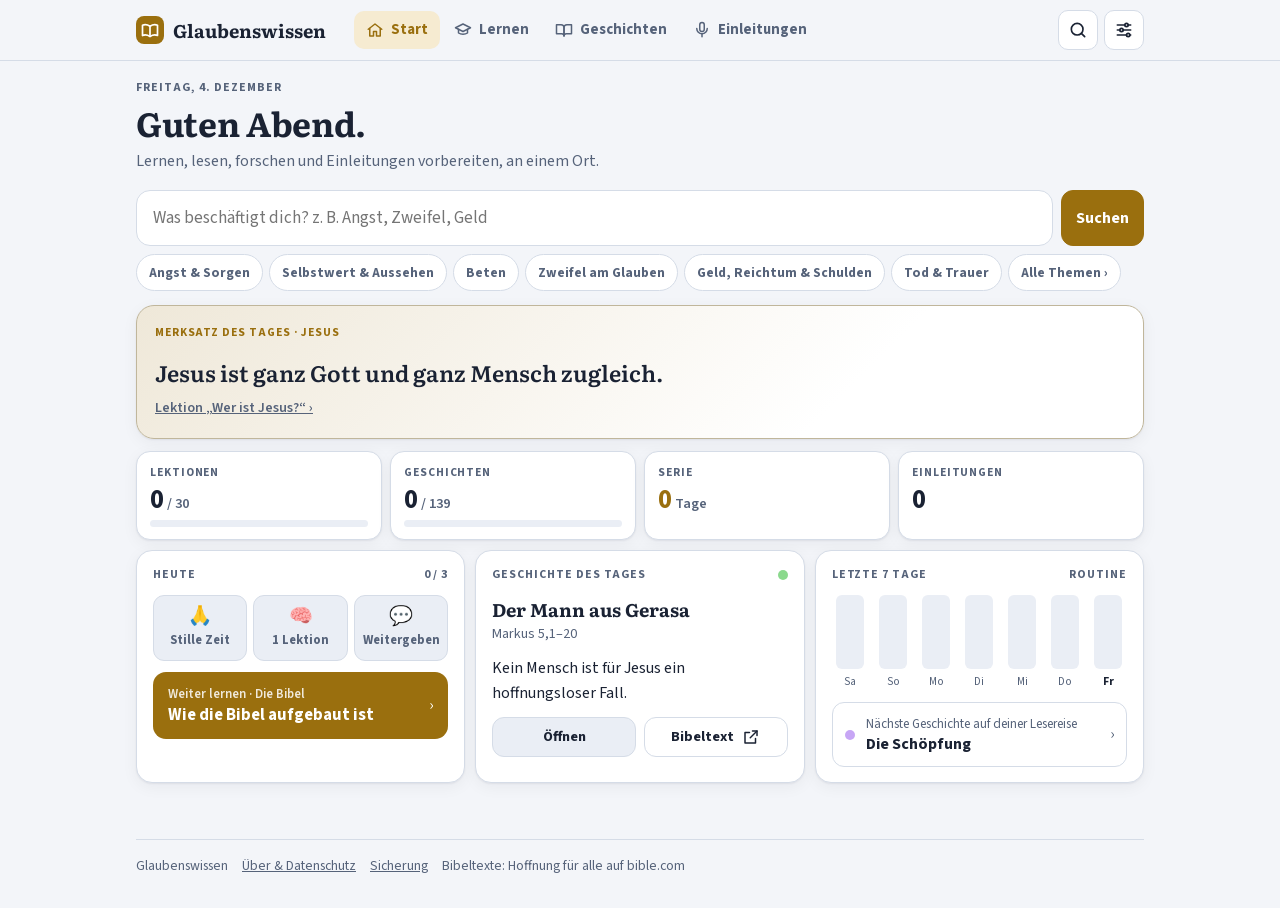
<file: index.html>
<!DOCTYPE html>
<html lang="de">
<head>
<meta charset="utf-8">
<meta name="viewport" content="width=device-width, initial-scale=1, viewport-fit=cover">
<title>Glaubenswissen</title>
<meta name="description" content="Glaubenswissen: Lektionen über Jesus, die Bibel und das Evangelium, 139 Bibelgeschichten zum Lesen und Forschen und ein Baukasten für Predigt-Einleitungen.">
<meta name="theme-color" content="#10151F">
<meta http-equiv="Cache-Control" content="no-cache">
<meta property="og:type" content="website">
<meta property="og:title" content="Glaubenswissen">
<meta property="og:description" content="Glaubenswissen: Lektionen über Jesus, die Bibel und das Evangelium, 139 Bibelgeschichten zum Lesen und Forschen und ein Baukasten für Predigt-Einleitungen.">
<meta property="og:image" content="icon-512.png">
<link rel="manifest" href="manifest.webmanifest">
<link rel="icon" href="icon-192.png" type="image/png">
<link rel="apple-touch-icon" href="apple-touch-icon.png">
<meta name="apple-mobile-web-app-capable" content="yes">
<meta name="apple-mobile-web-app-title" content="Glaubenswissen">
<style>
@font-face{font-family:'Literata';font-style:normal;font-weight:600;font-display:swap;src:url([data-uri]) format('woff2');}
@font-face{font-family:'Literata';font-style:normal;font-weight:700;font-display:swap;src:url([data-uri]) format('woff2');}
@font-face{font-family:'Source Sans 3';font-style:normal;font-weight:400;font-display:swap;src:url([data-uri]) format('woff2');}
@font-face{font-family:'Source Sans 3';font-style:normal;font-weight:600;font-display:swap;src:url([data-uri]) format('woff2');}
@font-face{font-family:'Source Sans 3';font-style:normal;font-weight:700;font-display:swap;src:url([data-uri]) format('woff2');}
/* Layout: App-Shell. Kopfzeile oben, Navigation unten am Handy / in der Kopfzeile am Desktop. Inhalt einspaltig (max 1040px), Karten-Raster für Übersichten, schmale Lesespalte (680px) für Lektionen, Geschichten und Einleitungen.
   Identität: Nachtblau + Gold, Literata für Überschriften und Bibel-Nähe, Source Sans 3 für Text. */
:root{
  --bg:#F3F5F9; --panel:#FFFFFF; --panel2:#EAEEF5; --line:#D5DCE7; --ink:#1A2233; --quiet:#56637A;
  --gold:#9A6F0E; --gold-soft:#F6EBD1; --good:#2F7D32; --ref:#2257A6; --warn:#C0392B;
  --on-gold:#FFFFFF; --on-good:#FFFFFF; --shadow:0 1px 2px rgba(16,21,31,.06), 0 4px 16px rgba(16,21,31,.05);
  --f-head:Literata, Georgia, "Times New Roman", serif; --f-body:"Source Sans 3", system-ui, -apple-system, "Segoe UI", Roboto, sans-serif;
  --fs:16px; --nav-h:64px; color-scheme:light;
}
@media (prefers-color-scheme: dark){ :root:not([data-theme="light"]){
  --bg:#10151F; --panel:#182030; --panel2:#1F2940; --line:#2A3650; --ink:#E8ECF2; --quiet:#9AA6B9;
  --gold:#E2B755; --gold-soft:#2A2617; --good:#6CC56F; --ref:#8EC1FF; --warn:#F07A7A;
  --on-gold:#1A1406; --on-good:#0E1A0E; --shadow:none; color-scheme:dark; } }
:root[data-theme="dark"]{
  --bg:#10151F; --panel:#182030; --panel2:#1F2940; --line:#2A3650; --ink:#E8ECF2; --quiet:#9AA6B9;
  --gold:#E2B755; --gold-soft:#2A2617; --good:#6CC56F; --ref:#8EC1FF; --warn:#F07A7A;
  --on-gold:#1A1406; --on-good:#0E1A0E; --shadow:none; color-scheme:dark; }
:root{ padding-top:env(safe-area-inset-top,0px); padding-bottom:env(safe-area-inset-bottom,0px); }
*,*::before,*::after{ box-sizing:border-box; }
html{ -webkit-text-size-adjust:100%; }
body{ margin:0; background:var(--bg); color:var(--ink); font:var(--fs)/1.55 var(--f-body); }
[hidden]{ display:none !important; }
img{ max-width:100%; }
a{ color:var(--ref); }
button,input,select,textarea{ font:inherit; color:inherit; }
button{ cursor:pointer; }
:focus-visible{ outline:2px solid var(--gold); outline-offset:2px; border-radius:6px; }
.num{ font-variant-numeric:tabular-nums; }
.sr{ position:absolute; width:1px; height:1px; overflow:hidden; clip:rect(0 0 0 0); white-space:nowrap; }
.skip{ position:absolute; left:-999px; top:8px; background:var(--gold); color:var(--on-gold); padding:8px 12px; border-radius:8px; z-index:50; }
.skip:focus{ left:12px; }

/* Kopfzeile */
body::before{ content:""; position:fixed; inset:0 0 auto; height:env(safe-area-inset-top,0px); z-index:30; background:var(--bg); }
.hdr{ position:sticky; top:env(safe-area-inset-top,0px); z-index:20; background:var(--bg); border-bottom:1px solid var(--line); }
.hdr-in{ max-width:1040px; margin:0 auto; display:flex; align-items:center; gap:10px; padding-block:10px; padding-left:max(16px, env(safe-area-inset-left,0px)); padding-right:max(16px, env(safe-area-inset-right,0px)); }
.brand{ display:flex; align-items:center; gap:9px; text-decoration:none; color:var(--ink); font-family:var(--f-head); font-weight:700; font-size:1.15rem; margin-right:auto; }
.brand svg{ width:28px; height:28px; flex:none; }
.ibtn{ width:40px; height:40px; display:grid; place-items:center; border-radius:10px; border:1px solid var(--line); background:var(--panel); color:var(--ink); }
.ibtn svg{ width:20px; height:20px; }

/* Navigation: unten am Handy */
.nav{ position:fixed; left:0; right:0; bottom:0; z-index:25; background:var(--panel); border-top:1px solid var(--line); display:grid; grid-template-columns:repeat(4,1fr);
  padding-bottom:env(safe-area-inset-bottom,0px); padding-left:env(safe-area-inset-left,0px); padding-right:env(safe-area-inset-right,0px); }
.nav a{ display:flex; flex-direction:column; align-items:center; gap:2px; padding:9px 4px 8px; text-decoration:none; color:var(--quiet); font-size:.74rem; font-weight:700; }
.nav a svg{ width:22px; height:22px; }
.nav a[aria-current="page"]{ color:var(--gold); }
main{ max-width:1040px; margin:0 auto; padding-block:18px calc(var(--nav-h) + 40px); padding-left:max(16px, env(safe-area-inset-left,0px)); padding-right:max(16px, env(safe-area-inset-right,0px)); }
main.read{ max-width:720px; }
@media (min-width:820px){
  .nav{ position:static; display:flex; gap:2px; background:none; border:none; padding:0; order:2; }
  .nav a{ flex-direction:row; gap:7px; font-size:.92rem; padding:8px 12px; border-radius:10px; }
  .nav a svg{ width:18px; height:18px; }
  .nav a[aria-current="page"]{ background:var(--gold-soft); }
  .brand{ margin-right:18px; } .hdr-tools{ margin-left:auto; order:3; }
  main{ padding-bottom:56px; }
}
.hdr-tools{ display:flex; gap:6px; }

/* Typo */
h1{ font-family:var(--f-head); font-size:clamp(1.55rem, 1.2rem + 1.4vw, 2.1rem); line-height:1.18; margin:0 0 6px; text-wrap:balance; letter-spacing:-.01em; }
h2{ font-family:var(--f-head); font-size:1.15rem; margin:28px 0 12px; text-wrap:balance; display:flex; align-items:baseline; gap:10px; flex-wrap:wrap; }
h2 small{ font-family:var(--f-body); font-size:.82rem; font-weight:600; color:var(--quiet); }
.lead{ color:var(--quiet); margin:0 0 16px; max-width:62ch; }
.eyebrow{ font-size:.74rem; font-weight:700; letter-spacing:.09em; text-transform:uppercase; color:var(--quiet); display:flex; align-items:center; gap:7px; margin-bottom:6px; }
.dot{ width:10px; height:10px; border-radius:50%; background:var(--c, var(--gold)); flex:none; display:inline-block; }
.prose p{ margin:0 0 10px; max-width:66ch; } .prose h2{ margin-top:22px; } .prose ul{ padding-left:20px; }

/* Bausteine */
.grid{ display:grid; gap:10px; grid-template-columns:repeat(auto-fit, minmax(min(100%, 290px), 1fr)); }
.kpis{ display:grid; grid-template-columns:repeat(4, minmax(0,1fr)); gap:8px; }
@media (max-width:640px){ .kpis{ grid-template-columns:repeat(2, minmax(0,1fr)); } }
.kpi{ background:var(--panel); border:1px solid var(--line); border-radius:14px; padding:12px 13px; display:flex; flex-direction:column; gap:5px; min-width:0; box-shadow:var(--shadow); text-decoration:none; color:var(--ink); }
.kpi .l{ font-size:.72rem; font-weight:700; letter-spacing:.08em; text-transform:uppercase; color:var(--quiet); }
.kpi .v{ font-size:1.65rem; font-weight:700; line-height:1.05; font-variant-numeric:tabular-nums; }
.kpi .v small{ font-size:.9rem; color:var(--quiet); font-weight:600; }
.kpi .s{ font-size:.78rem; color:var(--quiet); }
.kpi.gold .v{ color:var(--gold); }
.bar{ height:7px; border-radius:7px; background:var(--panel2); overflow:hidden; }
.bar i{ display:block; height:100%; border-radius:7px; background:var(--c, var(--good)); }
.card{ background:var(--panel); border:1px solid var(--line); border-radius:16px; padding:15px 16px; min-width:0; display:flex; flex-direction:column; gap:11px; box-shadow:var(--shadow); }
.card-h{ display:flex; justify-content:space-between; align-items:center; gap:8px; font-size:.74rem; font-weight:700; letter-spacing:.08em; text-transform:uppercase; color:var(--quiet); }
.card p{ margin:0; }
.hero{ background:linear-gradient(135deg, color-mix(in srgb, var(--gold) 16%, var(--panel)), var(--panel) 70%); border:1px solid color-mix(in srgb, var(--gold) 35%, var(--line)); border-radius:18px; padding:18px; display:flex; flex-direction:column; gap:10px; box-shadow:var(--shadow); margin-bottom:12px; }
.hero .quote{ font-family:var(--f-head); font-size:clamp(1.12rem, 1rem + .6vw, 1.4rem); line-height:1.4; margin:0; text-wrap:pretty; }
.hero .src{ color:var(--quiet); font-weight:600; font-size:.88rem; }
.btn{ display:inline-flex; align-items:center; justify-content:center; gap:8px; border:1px solid var(--line); background:var(--panel2); color:var(--ink); border-radius:12px; padding:12px 14px; font-weight:700; text-decoration:none; text-align:center; min-height:46px; }
.btn.primary{ background:var(--gold); border-color:var(--gold); color:var(--on-gold); }
.btn.good{ background:var(--good); border-color:var(--good); color:var(--on-good); }
.btn.ghost{ background:none; }
.btn.sm{ min-height:38px; padding:8px 12px; font-size:.9rem; }
.btn.danger{ border-color:var(--warn); color:var(--warn); background:none; }
.btn svg{ width:18px; height:18px; flex:none; }
.row{ display:flex; gap:8px; flex-wrap:wrap; } .row > .btn{ flex:1 1 140px; }
.go{ display:flex; align-items:center; gap:12px; background:var(--gold); color:var(--on-gold); border:none; border-radius:13px; padding:13px 15px; text-align:left; text-decoration:none; }
.go .t{ flex:1; min-width:0; } .go small{ display:block; font-size:.8rem; font-weight:600; opacity:.85; } .go b{ font-size:1.04rem; display:block; line-height:1.3; }
.back{ display:inline-flex; align-items:center; gap:4px; color:var(--quiet); font-weight:700; text-decoration:none; padding:4px 0; margin-bottom:8px; }

/* Routine + Woche */
.routine{ display:grid; grid-template-columns:repeat(3,1fr); gap:6px; }
.routine label{ display:flex; flex-direction:column; align-items:center; gap:3px; background:var(--panel2); border:1px solid var(--line); border-radius:11px; padding:9px 4px; font-size:.8rem; font-weight:700; text-align:center; cursor:pointer; color:var(--quiet); position:relative; }
.routine input{ position:absolute; opacity:0; pointer-events:none; }
.routine .ic{ font-size:1.2rem; line-height:1.2; }
.routine label.on{ border-color:var(--good); color:var(--good); background:color-mix(in srgb, var(--good) 10%, var(--panel)); }
.week{ display:grid; grid-template-columns:repeat(7,1fr); gap:6px; height:96px; align-items:end; }
.week .d{ display:flex; flex-direction:column; align-items:center; gap:4px; height:100%; justify-content:flex-end; }
.week .col{ width:100%; max-width:28px; flex:1; background:var(--panel2); border-radius:6px; display:flex; align-items:flex-end; overflow:hidden; }
.week .col i{ display:block; width:100%; background:var(--good); border-radius:6px; }
.week .d span{ font-size:.72rem; color:var(--quiet); } .week .d.today span{ color:var(--ink); font-weight:700; }

/* Listen */
.list{ display:grid; gap:6px; grid-template-columns:repeat(auto-fill, minmax(min(100%, 300px), 1fr)); }
.item{ display:flex; align-items:center; gap:11px; background:var(--panel); border:1px solid var(--line); border-radius:12px; padding:11px 12px; text-decoration:none; color:var(--ink); min-width:0; text-align:left; width:100%; }
.item .tx{ flex:1; min-width:0; } .item .tt{ font-weight:700; display:block; line-height:1.3; } .item .rf{ font-size:.82rem; color:var(--quiet); display:block; } .item .why{ font-size:.86rem; line-height:1.4; color:var(--ink); opacity:.78; display:block; margin-top:3px; }
.item .ck{ color:var(--good); font-weight:800; } .item .chev{ color:var(--quiet); }
.no{ flex:none; width:30px; height:30px; border-radius:50%; display:grid; place-items:center; font-weight:700; font-size:.88rem; background:var(--panel2); border:1px solid var(--line); }
.item.done .no{ background:var(--good); border-color:var(--good); color:var(--on-good); }
.topic{ display:flex; flex-direction:column; gap:9px; text-decoration:none; color:var(--ink); }
.topic .r1{ display:flex; align-items:center; gap:10px; }
.topic .ic{ width:38px; height:38px; border-radius:11px; display:grid; place-items:center; font-size:1.2rem; background:color-mix(in srgb, var(--c) 20%, var(--panel)); flex:none; }
.topic .n{ font-weight:700; flex:1; } .topic .pct{ font-weight:700; font-variant-numeric:tabular-nums; }
.topic .m{ font-size:.84rem; color:var(--quiet); }
.input{ width:100%; padding:12px 14px; border-radius:12px; border:1px solid var(--line); background:var(--panel); color:var(--ink); font-size:16px; }
.chips{ display:flex; gap:6px; overflow-x:auto; padding:10px 0 4px; scrollbar-width:none; margin:0 -2px; }
.chips::-webkit-scrollbar{ display:none; }
.chip{ flex:none; border:1px solid var(--line); background:var(--panel); border-radius:20px; padding:7px 12px; font-weight:700; font-size:.85rem; color:var(--quiet); display:flex; align-items:center; gap:6px; }
.chip.on{ border-color:var(--gold); color:var(--ink); background:var(--gold-soft); }
.empty{ color:var(--quiet); padding:14px; border:1px dashed var(--line); border-radius:12px; }

/* Lese-Ansichten */
.merk{ background:var(--gold-soft); border:1px solid color-mix(in srgb, var(--gold) 40%, transparent); border-radius:14px; padding:14px 16px; }
.lbl{ display:block; font-size:.72rem; font-weight:700; letter-spacing:.09em; text-transform:uppercase; color:var(--gold); margin-bottom:5px; }
.lbl.q{ color:var(--quiet); } .lbl.r{ color:var(--ref); }
.merk p{ margin:0; font-family:var(--f-head); font-size:1.13rem; line-height:1.45; }
.box{ background:var(--panel); border:1px solid var(--line); border-radius:14px; padding:13px 15px; } .box p{ margin:0; }
.stack{ display:flex; flex-direction:column; gap:10px; }
.points{ list-style:none; margin:0; padding:0; counter-reset:p; display:flex; flex-direction:column; gap:7px; }
.points li{ position:relative; padding:10px 12px 10px 42px; background:var(--panel); border:1px solid var(--line); border-radius:12px; counter-increment:p; }
.points li::before{ content:counter(p); position:absolute; left:11px; top:11px; width:21px; height:21px; border-radius:50%; background:var(--c, var(--gold)); color:#10151F; font-size:.78rem; font-weight:700; display:grid; place-items:center; }
.refs{ display:flex; flex-wrap:wrap; gap:6px; }
.refs a{ font-family:var(--f-head); font-weight:700; font-size:.86rem; color:var(--ref); background:color-mix(in srgb, var(--ref) 11%, transparent); border:1px solid color-mix(in srgb, var(--ref) 32%, transparent); border-radius:20px; padding:4px 11px; text-decoration:none; }
.test{ background:var(--panel2); border:1px dashed var(--line); border-radius:14px; padding:13px 15px; }
.test .qq{ font-weight:700; margin:0 0 8px; } .ans{ margin:8px 0 0; padding:10px 12px; border-radius:10px; background:var(--panel); border:1px solid var(--line); }
.readlink{ display:flex; align-items:center; gap:11px; background:var(--panel); border:1px solid var(--line); border-radius:13px; padding:12px 14px; color:var(--ref); font-weight:700; text-decoration:none; }
.readlink .t{ flex:1; min-width:0; } .readlink svg, .src svg{ width:18px; height:18px; flex:none; } .readlink small{ display:block; color:var(--quiet); font-weight:600; font-size:.82rem; }
details.research{ background:var(--panel); border:1px solid var(--line); border-radius:14px; padding:12px 15px; }
details.research summary{ font-weight:700; cursor:pointer; color:var(--ref); }
details.research ol{ margin:10px 0 0; padding-left:20px; } details.research li{ margin:4px 0; }
textarea{ width:100%; min-height:110px; padding:11px 12px; border-radius:12px; border:1px solid var(--line); background:var(--panel); color:var(--ink); font:16px/1.5 var(--f-body); resize:vertical; display:block; }
.field label{ display:flex; justify-content:space-between; align-items:baseline; gap:8px; font-weight:700; margin-bottom:6px; }
.field label small{ color:var(--quiet); font-weight:600; font-size:.82rem; text-align:right; }
.pn{ display:inline-grid; place-items:center; width:23px; height:23px; border-radius:50%; background:var(--gold); color:var(--on-gold); font-size:.8rem; margin-right:7px; }
.status{ color:var(--good); font-weight:700; min-height:1.3em; font-size:.92rem; }
.pager{ display:grid; grid-template-columns:1fr 1fr; gap:8px; }
.pager a{ font-weight:600; font-size:.9rem; min-width:0; } .pager a span{ overflow:hidden; text-overflow:ellipsis; white-space:nowrap; }

/* Themen & Suche */
.input.big{ font-size:17px; padding:14px 16px; border-radius:14px; }
.qs{ display:flex; gap:8px; margin:4px 0 12px; } .qs .input{ flex:1; min-width:0; } .qs .btn{ flex:none; }
.tchips{ display:flex; flex-wrap:wrap; gap:6px; } .tchips .chip{ text-decoration:none; }
.tcat{ margin:0 0 14px; } .tcat .eyebrow{ margin-bottom:8px; }
.readlink.vl{ font-weight:700; } .readlink.vl small{ font-weight:500; color:var(--quiet); font-size:.88rem; }
.help{ background:color-mix(in srgb, var(--warn) 10%, var(--panel)); border:1px solid color-mix(in srgb, var(--warn) 45%, var(--line)); border-radius:14px; padding:14px 15px; display:flex; flex-direction:column; gap:8px; }
.help .lbl{ color:var(--warn); margin:0; } .help p{ margin:0; } .help .f{ font-size:.85rem; color:var(--quiet); }
.nums{ display:grid; gap:6px; grid-template-columns:repeat(auto-fit, minmax(min(100%, 220px), 1fr)); }
.numb{ display:flex; justify-content:space-between; align-items:center; gap:10px; background:var(--panel); border:1px solid var(--line); border-radius:10px; padding:9px 12px; text-decoration:none; color:var(--ink); font-size:.9rem; }
.numb b{ font-size:1.05rem; user-select:all; white-space:nowrap; }

/* Karteikarten */
.flash{ background:var(--panel); border:1px solid var(--line); border-radius:18px; padding:20px 18px; min-height:220px; display:flex; flex-direction:column; gap:12px; box-shadow:var(--shadow); }
.flash .q{ font-family:var(--f-head); font-size:1.25rem; line-height:1.35; margin:0; }
.flash .a{ border-top:1px dashed var(--line); padding-top:12px; margin:0; }
.boxes{ display:grid; grid-template-columns:repeat(5,1fr); gap:6px; }
.boxes div{ background:var(--panel2); border-radius:10px; padding:8px 4px; text-align:center; font-size:.74rem; color:var(--quiet); font-weight:700; }
.boxes b{ display:block; font-size:1.15rem; color:var(--ink); font-variant-numeric:tabular-nums; }

/* Vortrag */
.talk{ font-size:calc(var(--talk, 1.3) * 1rem); line-height:1.55; }
.talk section{ padding:6px 0 18px; border-bottom:1px solid var(--line); margin-bottom:14px; }
.talk .part{ font-size:.72rem; font-weight:700; letter-spacing:.1em; text-transform:uppercase; color:var(--gold); margin-bottom:6px; font-family:var(--f-body); }
.talk p{ margin:0 0 10px; white-space:pre-wrap; }
.pause{ display:inline-block; background:var(--gold-soft); color:var(--gold); border:1px solid color-mix(in srgb, var(--gold) 40%, transparent); border-radius:20px; padding:2px 12px; font-size:.8em; font-weight:700; }
.timer{ position:sticky; top:calc(env(safe-area-inset-top,0px) + 62px); z-index:5; display:flex; align-items:center; gap:8px; background:var(--panel); border:1px solid var(--line); border-radius:14px; padding:8px 10px; margin-bottom:14px; box-shadow:var(--shadow); }
.timer .clock{ font-size:1.6rem; font-weight:700; font-variant-numeric:tabular-nums; margin-right:auto; }
.timer .clock.over{ color:var(--warn); }

footer{ max-width:1040px; margin:0 auto; padding-block:0 calc(var(--nav-h) + 30px); padding-left:max(16px, env(safe-area-inset-left,0px)); padding-right:max(16px, env(safe-area-inset-right,0px)); color:var(--quiet); font-size:.86rem; }
footer .fl{ display:flex; gap:14px; flex-wrap:wrap; border-top:1px solid var(--line); padding-top:16px; }
footer a{ color:var(--quiet); }
@media (min-width:820px){ footer{ padding-bottom:30px; } }
.toast{ position:fixed; left:50%; transform:translateX(-50%); bottom:calc(var(--nav-h) + 16px + env(safe-area-inset-bottom,0px)); background:var(--ink); color:var(--bg); padding:10px 16px; border-radius:12px; font-weight:700; z-index:40; max-width:calc(100% - 32px); }
@media (min-width:820px){ .toast{ bottom:24px; } }
.seg{ display:flex; gap:4px; background:var(--panel2); border-radius:12px; padding:4px; }
.seg button{ flex:1; border:none; background:none; border-radius:9px; padding:9px 6px; font-weight:700; color:var(--quiet); }
.seg button[aria-pressed="true"]{ background:var(--panel); color:var(--ink); box-shadow:var(--shadow); }
.ph{ background:var(--gold-soft); border-radius:4px; padding:0 4px; font-weight:700; }
@media (prefers-reduced-motion: no-preference){ .bar i, .week .col i{ transition:width .4s ease, height .4s ease; } .page{ animation:fade .18s ease; } }
@keyframes fade{ from{ opacity:.6; transform:translateY(3px); } to{ opacity:1; transform:none; } }
@media print{ .hdr, .nav, footer, .timer, .no-print{ display:none !important; } main{ padding:0; } }
</style>
</head>
<body>
<header class="hdr"><div class="hdr-in">
  <a class="brand" href="#start" aria-label="Glaubenswissen Startseite"><svg viewBox="0 0 28 28" aria-hidden="true"><rect width="28" height="28" rx="8" fill="var(--gold)"/><path d="M6.5 9.2c2.6-1 5-.6 7.5 1.1 2.5-1.7 4.9-2.1 7.5-1.1v10.3c-2.6-1-5-.6-7.5 1.1-2.5-1.7-4.9-2.1-7.5-1.1z" fill="none" stroke="var(--on-gold)" stroke-width="1.7" stroke-linejoin="round"/><path d="M14 10.3v10.3" stroke="var(--on-gold)" stroke-width="1.7"/></svg><span>Glaubenswissen</span></a>
  <nav class="nav" aria-label="Hauptnavigation">
    <a href="#start" data-s="start"><svg viewBox="0 0 24 24" fill="none" stroke="currentColor" stroke-width="2" stroke-linecap="round" stroke-linejoin="round" aria-hidden="true"><path d="M3 11l9-7 9 7"/><path d="M5 10v10h5v-6h4v6h5V10"/></svg>Start</a>
    <a href="#lernen" data-s="lernen"><svg viewBox="0 0 24 24" fill="none" stroke="currentColor" stroke-width="2" stroke-linecap="round" stroke-linejoin="round" aria-hidden="true"><path d="M22 9L12 4 2 9l10 5 10-5z"/><path d="M6 11v5c3 2 9 2 12 0v-5"/></svg>Lernen</a>
    <a href="#geschichten" data-s="geschichten"><svg viewBox="0 0 24 24" fill="none" stroke="currentColor" stroke-width="2" stroke-linecap="round" stroke-linejoin="round" aria-hidden="true"><path d="M2 5h6a4 4 0 0 1 4 4v11a3 3 0 0 0-3-3H2z"/><path d="M22 5h-6a4 4 0 0 0-4 4v11a3 3 0 0 1 3-3h7z"/></svg>Geschichten</a>
    <a href="#einleitungen" data-s="einleitungen"><svg viewBox="0 0 24 24" fill="none" stroke="currentColor" stroke-width="2" stroke-linecap="round" stroke-linejoin="round" aria-hidden="true"><rect x="9" y="2" width="6" height="12" rx="3"/><path d="M5 10a7 7 0 0 0 14 0"/><path d="M12 17v4"/></svg>Einleitungen</a>
  </nav>
  <div class="hdr-tools">
    <a class="ibtn" href="#suche" aria-label="Suche"><svg viewBox="0 0 24 24" fill="none" stroke="currentColor" stroke-width="2" stroke-linecap="round" aria-hidden="true"><circle cx="11" cy="11" r="7"/><path d="M20 20l-4-4"/></svg></a>
    <a class="ibtn" href="#einstellungen" aria-label="Einstellungen und Sicherung"><svg viewBox="0 0 24 24" fill="none" stroke="currentColor" stroke-width="2" stroke-linecap="round" aria-hidden="true"><path d="M4 6h9M17 6h3M4 12h3M11 12h9M4 18h11M19 18h1"/><circle cx="15" cy="6" r="2"/><circle cx="9" cy="12" r="2"/><circle cx="17" cy="18" r="2"/></svg></a>
  </div>
</div></header>
<main id="app"></main>
<footer><div class="fl"><span>Glaubenswissen</span><a href="#ueber">Über & Datenschutz</a><a href="#einstellungen">Sicherung</a><span>Bibeltexte: Hoffnung für alle auf bible.com</span></div></footer>
<script>

const BLOCKS = [
 {k:"bibel", n:"Die Bibel", ic:"📖", c:"#7FB3F5"},
 {k:"jesus", n:"Jesus", ic:"✝️", c:"#F0CB72"},
 {k:"evang", n:"Das Evangelium", ic:"💛", c:"#F08A6B"},
 {k:"glaube", n:"Glaubensgrundlagen", ic:"🕊️", c:"#C7A6F5"},
 {k:"seel", n:"Seelsorge", ic:"🤝", c:"#5ED8B6"},
 {k:"rede", n:"Einleitungen", ic:"🎤", c:"#8BD98D"}
];
const L = [
 {b:"bibel", t:"Wie die Bibel aufgebaut ist",
  m:"Die Bibel ist eine Bibliothek aus 66 Büchern – aber sie erzählt eine einzige Geschichte: wie Gott Menschen rettet.",
  p:["<b>Altes Testament: 39 Bücher.</b> Gott und sein Volk Israel – die Zeit vor Jesus.","<b>Neues Testament: 27 Bücher.</b> Jesus, die erste Gemeinde und das Leben als Christ.","<b>Rund 40 Schreiber über etwa 1.500 Jahre</b> – Könige, Fischer, ein Arzt, ein Zöllner. Und trotzdem passt alles zusammen.","<b>Die Hauptperson ist Jesus.</b> Er selbst sagt, dass die ganze Schrift von ihm redet."],
  r:["Lukas 24,27","2. Timotheus 3,16","Johannes 5,39"],
  q:"Wie viele Bücher hat die Bibel – und wer ist die Hauptperson?", a:"66 Bücher (39 AT, 27 NT). Die Hauptperson ist Jesus."},
 {b:"bibel", t:"Die Buchgruppen",
  m:"Wenn du weißt, zu welcher Gruppe ein Buch gehört, weißt du sofort, wie du es lesen musst.",
  p:["<b>AT – Gesetz (5):</b> 1.–5. Mose. Schöpfung, Abraham, Auszug aus Ägypten, Gebote.","<b>AT – Geschichte (12):</b> Josua bis Esther. Israel im Land, Könige, Exil.","<b>AT – Weisheit & Lieder (5):</b> Hiob, Psalmen, Sprüche, Prediger, Hoheslied.","<b>AT – Propheten (17):</b> Jesaja bis Maleachi. Gottes Botschaft an sein Volk – und viele Ankündigungen über Jesus.","<b>NT:</b> 4 Evangelien, Apostelgeschichte, 21 Briefe, Offenbarung."],
  r:["Psalm 119,105"],
  q:"Zu welcher Gruppe gehört Hiob?", a:"Zu den Weisheitsbüchern (mit Psalmen, Sprüche, Prediger, Hoheslied)."},
 {b:"bibel", t:"Die große Geschichte in 4 Teilen",
  m:"Schöpfung – Sündenfall – Erlösung – Vollendung. Das ist die ganze Bibel in vier Worten.",
  p:["<b>Schöpfung:</b> Gott macht eine gute Welt und den Menschen nach seinem Bild.","<b>Sündenfall:</b> Der Mensch wendet sich von Gott ab. Damit kommen Schuld, Leid und Tod.","<b>Erlösung:</b> Gott schickt Jesus, der für uns stirbt und aufersteht.","<b>Vollendung:</b> Jesus kommt wieder und macht alles neu – ohne Tränen, Leid und Tod."],
  r:["1. Mose 1,31","1. Mose 3","Johannes 3,16","Offenbarung 21,4–5"],
  q:"Nenne die 4 Teile der großen Geschichte.", a:"Schöpfung, Sündenfall, Erlösung, Vollendung."},
 {b:"bibel", t:"Das Alte Testament kurz erklärt",
  m:"Das AT ist die Geschichte von Gottes Versprechen – und alles läuft auf Jesus zu.",
  p:["<b>Abraham:</b> Gott verspricht ihm, dass durch seine Familie alle Völker gesegnet werden.","<b>Mose:</b> Gott befreit Israel aus Ägypten und gibt die Zehn Gebote.","<b>David:</b> Der große König. Gott verspricht, dass aus seiner Familie ein ewiger König kommt.","<b>Propheten & Exil:</b> Israel verlässt Gott immer wieder. Die Propheten warnen – und kündigen den Retter an."],
  r:["1. Mose 12,3","2. Mose 20","2. Samuel 7,16","Jesaja 9,5"],
  q:"Was hat Gott David versprochen?", a:"Dass aus seiner Familie ein ewiger König kommt – erfüllt in Jesus."},
 {b:"bibel", t:"Das Neue Testament kurz erklärt",
  m:"Evangelien: wer Jesus ist. Apostelgeschichte: wie die Gemeinde startet. Briefe: wie man als Christ lebt. Offenbarung: wie alles endet.",
  p:["<b>4 Evangelien:</b> Leben, Tod und Auferstehung von Jesus aus vier Blickwinkeln.","<b>Apostelgeschichte:</b> Der Heilige Geist kommt, die Gemeinde wächst von Jerusalem bis Rom.","<b>Briefe:</b> Paulus, Petrus, Johannes, Jakobus schreiben an Gemeinden – Glaube im Alltag.","<b>Offenbarung:</b> Jesus siegt. Gott macht alles neu."],
  r:["Johannes 20,31","Apostelgeschichte 1,8"],
  q:"Wovon handelt die Apostelgeschichte?", a:"Wie der Heilige Geist kommt und die erste Gemeinde entsteht und wächst."},
 {b:"bibel", t:"Die 4 Evangelien – der Unterschied",
  m:"Vier Berichte, ein Jesus – jeder zeigt eine andere Seite.",
  p:["<b>Matthäus:</b> Für Juden geschrieben. Jesus ist der versprochene König, viele AT-Erfüllungen.","<b>Markus:</b> Das kürzeste. Schnell, voller Taten. Jesus als der dienende Retter. Super zum Anfangen.","<b>Lukas:</b> Ein Arzt hat genau recherchiert. Jesus für alle – besonders Arme, Frauen, Außenseiter.","<b>Johannes:</b> Ganz anders. Jesus ist Gott. Die „Ich bin“-Worte stehen hier."],
  r:["Lukas 1,1–4","Johannes 20,31"],
  q:"Welches Evangelium ist am kürzesten und gut für Anfänger?", a:"Markus."},
 {b:"bibel", t:"Die Bibel richtig lesen",
  m:"Immer fragen: Wer redet – zu wem – und warum? Ein Vers ohne Zusammenhang kann das Gegenteil bedeuten.",
  p:["<b>Zusammenhang lesen:</b> Mindestens den Abschnitt davor und danach.","<b>Wer redet?</b> In Hiob reden z. B. Freunde, die Gott am Ende korrigiert.","<b>Unklares mit Klarem erklären:</b> Schwierige Stellen im Licht von eindeutigen Stellen verstehen.","<b>Jesus im Zentrum:</b> Alles läuft auf ihn zu."],
  r:["Apostelgeschichte 17,11","2. Timotheus 2,15"],
  q:"Welche drei Fragen stellst du an jeden Bibeltext?", a:"Wer redet? Zu wem? Warum?"},
 {b:"jesus", t:"Wer ist Jesus?",
  m:"Jesus ist ganz Gott und ganz Mensch zugleich.",
  p:["<b>Ganz Gott:</b> Er war von Anfang an bei Gott und ist Gott.","<b>Ganz Mensch:</b> Er wurde geboren, hatte Hunger, war müde, hat geweint.","<b>Ohne Sünde:</b> Als einziger Mensch hat er nie gesündigt.","<b>Darum kann er retten:</b> Als Mensch kann er für Menschen eintreten, als Gott kann er die Schuld tragen."],
  r:["Johannes 1,1","Johannes 1,14","Kolosser 2,9","Hebräer 4,15"],
  q:"Warum musste Jesus Gott und Mensch zugleich sein?", a:"Als Mensch konnte er für Menschen eintreten, als Gott ohne Sünde konnte er die Schuld tragen."},
 {b:"jesus", t:"Vorausgesagt im Alten Testament",
  m:"Hunderte Jahre vorher wurde angekündigt, wo, wie und warum Jesus kommt.",
  p:["<b>Geburtsort Bethlehem:</b> angekündigt in Micha 5,1.","<b>Aus Davids Familie:</b> 2. Samuel 7 und Jesaja 11.","<b>Leiden für fremde Schuld:</b> Jesaja 53 beschreibt das Kreuz Jahrhunderte vorher.","<b>Durchbohrt:</b> Psalm 22 und Sacharja 12,10."],
  r:["Micha 5,1","Jesaja 53,5","Psalm 22","Matthäus 2,5–6"],
  q:"Welches Kapitel im AT beschreibt das Leiden von Jesus besonders deutlich?", a:"Jesaja 53."},
 {b:"jesus", t:"Was Jesus gelehrt und getan hat",
  m:"Jesus hat das Reich Gottes gebracht – mit Worten, Wundern und Liebe für Sünder.",
  p:["<b>Reich Gottes:</b> Gott regiert – und jeder ist eingeladen.","<b>Bergpredigt (Matthäus 5–7):</b> Seine wichtigste Rede. Das Herz zählt, nicht nur äußere Regeln.","<b>Gleichnisse:</b> Geschichten aus dem Alltag, z. B. der verlorene Sohn.","<b>Wunder:</b> Zeichen, wer er ist – Heilungen, Brotvermehrung, Sturmstillung.","<b>Er kam für Sünder:</b> Er suchte die Verlorenen."],
  r:["Markus 1,15","Matthäus 5–7","Lukas 15","Lukas 19,10"],
  q:"Wo steht die Bergpredigt?", a:"Matthäus 5–7."},
 {b:"jesus", t:"Die 7 „Ich bin“-Worte",
  m:"Mit sieben Bildern sagt Jesus im Johannesevangelium, wer er ist.",
  p:["<b>Brot des Lebens</b> – Johannes 6,35","<b>Licht der Welt</b> – Johannes 8,12","<b>Die Tür</b> – Johannes 10,9","<b>Der gute Hirte</b> – Johannes 10,11","<b>Die Auferstehung und das Leben</b> – Johannes 11,25","<b>Der Weg, die Wahrheit und das Leben</b> – Johannes 14,6","<b>Der wahre Weinstock</b> – Johannes 15,5"],
  r:["Johannes 6,35","Johannes 14,6","Johannes 15,5"],
  q:"Nenne mindestens drei „Ich bin“-Worte.", a:"Brot des Lebens, Licht der Welt, Tür, guter Hirte, Auferstehung und Leben, Weg/Wahrheit/Leben, Weinstock."},
 {b:"jesus", t:"Das Kreuz",
  m:"Am Kreuz hat Jesus die Strafe für unsere Schuld getragen – stellvertretend für uns.",
  p:["<b>Stellvertretung:</b> Er starb an unserer Stelle.","<b>„Es ist vollbracht“:</b> Die Schuld ist vollständig bezahlt.","<b>Der Vorhang im Tempel zerriss:</b> Der Weg zu Gott ist offen.","<b>Freiwillig:</b> Niemand hat ihm das Leben genommen – er hat es gegeben."],
  r:["Johannes 19,30","Matthäus 27,51","2. Korinther 5,21","Johannes 10,18"],
  q:"Was bedeutet „Es ist vollbracht“?", a:"Die Schuld ist vollständig bezahlt – es muss nichts mehr dazukommen."},
 {b:"jesus", t:"Auferstehung, Himmelfahrt, Wiederkunft",
  m:"Jesus ist auferstanden, zum Vater gegangen – und er kommt wieder.",
  p:["<b>Auferstehung:</b> Am dritten Tag war das Grab leer. Über 500 Menschen haben ihn gesehen.","<b>Ohne Auferstehung</b> wäre der Glaube sinnlos – mit ihr ist der Tod besiegt.","<b>Himmelfahrt:</b> Nach 40 Tagen ist er zum Vater gegangen.","<b>Wiederkunft:</b> Er kommt sichtbar zurück, richtet und macht alles neu."],
  r:["1. Korinther 15,3–6","1. Korinther 15,14","Apostelgeschichte 1,9–11"],
  q:"Wie viele Menschen haben den Auferstandenen laut Paulus gesehen?", a:"Über 500 (1. Korinther 15,6)."},
 {b:"evang", t:"Das Evangelium in 4 Worten",
  m:"Gott – Mensch – Jesus – Antwort. Damit kannst du jedem das Evangelium erklären.",
  p:["<b>Gott:</b> Er ist heilig und liebt uns.","<b>Mensch:</b> Wir haben gesündigt und sind von Gott getrennt.","<b>Jesus:</b> Er ist für uns gestorben und auferstanden.","<b>Antwort:</b> Umkehren und Jesus vertrauen."],
  r:["Römer 3,23","Römer 6,23","Römer 5,8","Römer 10,9"],
  q:"Wie heißen die 4 Worte des Evangeliums?", a:"Gott – Mensch – Jesus – Antwort."},
 {b:"evang", t:"Was ist Sünde?",
  m:"Sünde heißt: das Ziel verfehlen. Ohne Gott leben und gegen seinen Willen handeln.",
  p:["<b>Nicht nur Taten:</b> Auch Gedanken, Worte und das Gute, das wir nicht tun.","<b>Alle sind betroffen:</b> Keiner ist gerecht.","<b>Ein Gebot gebrochen = schuldig am ganzen Gesetz.</b>","<b>Die Folge:</b> Trennung von Gott und am Ende der Tod."],
  r:["Römer 3,23","Jakobus 2,10","Römer 6,23","Jesaja 59,2"],
  q:"Was bedeutet das Wort Sünde ursprünglich?", a:"Das Ziel verfehlen."},
 {b:"evang", t:"Gnade",
  m:"Gnade heißt: Gott schenkt dir, was du nicht verdient hast.",
  p:["<b>Unverdient:</b> Nicht durch Leistung, nicht durch gute Taten.","<b>Geschenk:</b> Man kann es nur annehmen.","<b>Keiner kann sich rühmen.</b>","<b>Gnade verändert:</b> Wer sie erlebt, will anders leben – nicht um sich etwas zu verdienen, sondern aus Dank."],
  r:["Epheser 2,8–9","Titus 3,5","Römer 6,23"],
  q:"Was ist der Unterschied zwischen Lohn und Gnade?", a:"Lohn verdient man, Gnade ist ein unverdientes Geschenk."},
 {b:"evang", t:"Umkehr und Glaube",
  m:"Umkehren heißt: weg von der Sünde, hin zu Gott. Glauben heißt: Jesus vertrauen.",
  p:["<b>Umkehr (Buße):</b> Ehrlich werden, Schuld bekennen, die Richtung ändern.","<b>Glaube:</b> Nicht nur „für wahr halten“, sondern Jesus das Leben anvertrauen.","<b>Bekennen und glauben:</b> mit dem Mund bekennen, im Herzen glauben.","<b>Gott vergibt:</b> treu und gerecht."],
  r:["Markus 1,15","Apostelgeschichte 3,19","Römer 10,9–10","1. Johannes 1,9"],
  q:"Was ist mehr als nur „für wahr halten“?", a:"Echter Glaube: Jesus das eigene Leben anvertrauen."},
 {b:"evang", t:"Neues Leben und Gewissheit",
  m:"Wer zu Jesus gehört, ist ein neuer Mensch – und darf sicher wissen, dass er ewiges Leben hat.",
  p:["<b>Neue Kreatur:</b> Das Alte ist vergangen.","<b>Gottes Kind:</b> Wer Jesus aufnimmt, wird Kind Gottes.","<b>Gewissheit:</b> Sie hängt an Gottes Versprechen, nicht am Gefühl.","<b>Niemand reißt dich aus seiner Hand.</b>"],
  r:["2. Korinther 5,17","Johannes 1,12","1. Johannes 5,13","Johannes 10,28"],
  q:"Woran hängt die Heilsgewissheit – am Gefühl oder an etwas anderem?", a:"An Gottes Versprechen, nicht am Gefühl."},
 {b:"glaube", t:"Wer ist Gott?",
  m:"Gott ist heilig, gerecht und Liebe – und er will Beziehung mit dir.",
  p:["<b>Heilig:</b> Völlig rein, ohne jedes Böse.","<b>Gerecht:</b> Ihm ist Unrecht nicht egal.","<b>Liebe:</b> Nicht nur liebevoll – er ist Liebe.","<b>Allmächtig, allwissend, überall:</b> Nichts ist ihm unmöglich oder verborgen.","<b>Ewig und treu:</b> Er ändert sich nicht."],
  r:["Jesaja 6,3","1. Johannes 4,8","Psalm 139","Maleachi 3,6"],
  q:"Nenne drei Eigenschaften Gottes.", a:"Z. B. heilig, gerecht, Liebe, allmächtig, allwissend, ewig, treu."},
 {b:"glaube", t:"Die Dreieinigkeit",
  m:"Ein Gott in drei Personen: Vater, Sohn und Heiliger Geist.",
  p:["<b>Es gibt nur einen Gott.</b>","<b>Drei Personen:</b> Vater, Sohn (Jesus) und Heiliger Geist – alle drei sind Gott.","<b>Zusammen in einem Vers:</b> Taufe auf den Namen des Vaters, des Sohnes und des Heiligen Geistes.","<b>Ehrlich:</b> Kein Vergleich passt perfekt. Gott ist größer als unser Verstand."],
  r:["5. Mose 6,4","Matthäus 28,19","Matthäus 3,16–17"],
  q:"Bei welchem Ereignis sind Vater, Sohn und Geist gleichzeitig zu sehen und zu hören?", a:"Bei der Taufe von Jesus (Matthäus 3,16–17)."},
 {b:"glaube", t:"Der Heilige Geist",
  m:"Der Heilige Geist ist Gott, der in jedem Christen wohnt.",
  p:["<b>Eine Person, keine Kraft:</b> Er lehrt, tröstet, führt.","<b>Er wohnt in dir:</b> Dein Leib ist sein Tempel.","<b>Er verändert:</b> Frucht des Geistes – Liebe, Freude, Friede, Geduld …","<b>Er gibt Kraft</b>, Zeuge für Jesus zu sein."],
  r:["Johannes 14,26","1. Korinther 6,19","Galater 5,22–23","Apostelgeschichte 1,8"],
  q:"Nenne drei Teile der Frucht des Geistes.", a:"Liebe, Freude, Friede, Geduld, Freundlichkeit, Güte, Treue, Sanftmut, Selbstbeherrschung."},
 {b:"glaube", t:"Gebet",
  m:"Gebet ist Reden mit Gott – wie ein Kind mit seinem Vater.",
  p:["<b>Das Vaterunser als Muster:</b> Gott ehren – sein Wille – tägliches Brot – Vergebung – Schutz.","<b>Ehrlich sein:</b> Auch Zweifel und Klagen dürfen rein (siehe Psalmen).","<b>Ohne Unterlass:</b> Gebet ist eine Haltung, nicht nur eine Uhrzeit.","<b>Der Geist hilft</b>, wenn wir nicht wissen, was wir beten sollen."],
  r:["Matthäus 6,9–13","Philipper 4,6–7","1. Thessalonicher 5,17","Römer 8,26"],
  q:"Welches Gebet hat Jesus als Muster gegeben?", a:"Das Vaterunser (Matthäus 6,9–13)."},
 {b:"glaube", t:"Gemeinde, Taufe, Abendmahl",
  m:"Christsein ist kein Einzelsport. Gott hat uns in eine Familie gestellt.",
  p:["<b>Gemeinde:</b> Der Leib Christi – jeder hat seinen Platz und seine Gaben.","<b>Taufe:</b> Öffentliches Bekenntnis: Ich gehöre zu Jesus.","<b>Abendmahl:</b> Erinnerung an das Kreuz und Gemeinschaft mit Jesus.","<b>Treffen nicht verlassen:</b> Wir brauchen einander."],
  r:["1. Korinther 12,27","Apostelgeschichte 2,38","1. Korinther 11,23–26","Hebräer 10,25"],
  q:"Woran erinnert das Abendmahl?", a:"An den Tod von Jesus am Kreuz für uns."},
 {b:"glaube", t:"Tod, Gericht und Ewigkeit",
  m:"Jeder Mensch steht einmal vor Gott. Für Christen ist der Tod nicht das Ende, sondern der Anfang.",
  p:["<b>Einmal sterben, danach das Gericht.</b>","<b>Wer an Jesus glaubt,</b> ist schon vom Tod ins Leben übergegangen.","<b>Himmel:</b> Für immer bei Gott – ohne Tränen und Leid.","<b>Neue Erde:</b> Gott macht am Ende alles neu."],
  r:["Hebräer 9,27","Johannes 5,24","Offenbarung 21,1–4"],
  q:"Was sagt Johannes 5,24 über Glaubende?", a:"Sie sind schon vom Tod ins Leben übergegangen."},
 {b:"seel", t:"Die Haltung des Seelsorgers",
  m:"Nicht ich bin der Ratgeber – Jesus ist es. Ich höre zu und bringe Gottes Wort.",
  p:["<b>Zuhören:</b> Schnell zum Hören, langsam zum Reden.","<b>Demut:</b> Nicht erhöhen, nicht überreden.","<b>Kein Druck:</b> Klarstellen, dass es kein Muss gibt.","<b>Bibel statt Meinung.</b>"],
  r:["Jesaja 9,5","Jakobus 1,19","Galater 6,1–2","1. Petrus 3,15"],
  q:"Wer ist der eigentliche Ratgeber in der Seelsorge?", a:"Jesus – der „Wunder-Rat“ (Jesaja 9,5)."},
 {b:"seel", t:"Die drei Arten von Menschen",
  m:"Erst erkennen, wer vor dir steht – dann weißt du, was er braucht.",
  p:["<b>Bekehrt:</b> braucht Aufbau, Stütze, Ermutigung.","<b>Unbekehrt:</b> braucht Jesus und die frohe Botschaft.","<b>Nur scheinbar bekehrt:</b> meint, es aus eigener Kraft geschafft zu haben – braucht sanfte Selbstprüfung (Matthäus 7,21–23)."],
  r:["1. Thessalonicher 5,11","Johannes 3,16","2. Korinther 13,5"],
  q:"Was braucht jemand, der nur scheinbar bekehrt ist?", a:"Eine sanfte, ehrliche Selbstprüfung."},
 {b:"seel", t:"Das Evangelium im Gespräch",
  m:"Mit vier Versen aus dem Römerbrief kannst du das ganze Evangelium erklären.",
  p:["<b>Römer 3,23:</b> Alle haben gesündigt.","<b>Römer 6,23:</b> Die Folge ist der Tod – aber Gott schenkt ewiges Leben.","<b>Römer 5,8:</b> Christus starb für uns, als wir noch Sünder waren.","<b>Römer 10,9–10:</b> Bekennen und glauben – gerettet.","<b>Tipp:</b> Schreib in deiner Bibel neben jeden Vers den nächsten („→ Röm 6,23“)."],
  r:["Römer 3,23","Römer 6,23","Römer 5,8","Römer 10,9–10"],
  q:"Nenne die 4 Verse des Römer-Wegs in der richtigen Reihenfolge.", a:"Römer 3,23 → 6,23 → 5,8 → 10,9–10."},
 {b:"seel", t:"Grenzen kennen",
  m:"Bei schweren Fällen nicht allein weitermachen – einen älteren, erfahrenen Bruder dazuholen.",
  p:["<b>Schwere Fälle:</b> Suizidgedanken, Gewalt, Sucht, große seelische Not.","<b>Wo viele Ratgeber sind, findet sich Hilfe.</b>","<b>Vertrauen schützen:</b> Persönliches nicht weitererzählen.","<b>Selbst versorgt bleiben:</b> Auch der Seelsorger braucht Gebet und Begleitung."],
  r:["Sprüche 11,14","Sprüche 11,13","Galater 6,2"],
  q:"Was tust du bei einem schweren Fall?", a:"Nicht allein weitermachen, sondern einen erfahrenen Bruder dazuholen."},
 {b:"rede", t:"Der Aufbau einer Einleitung",
  m:"Einstieg – Spiegel – Wendepunkt – Hoffnung – Überleitung. Fünf Teile, fünf Minuten.",
  p:["<b>Einstieg:</b> Ein Bild oder eine Frage, die jeder kennt.","<b>Spiegel:</b> 2–3 Fragen mit Pausen. Hier entsteht Bewegung.","<b>Wendepunkt:</b> „Ich stehe hier mittendrin.“ Dich selbst einschließen.","<b>Hoffnung:</b> Was Gott verspricht.","<b>Überleitung:</b> „Lasst uns hören, was Gott uns sagen will.“"],
  r:["Kolosser 4,6"],
  q:"Wie heißen die 5 Teile einer Einleitung?", a:"Einstieg, Spiegel, Wendepunkt, Hoffnung, Überleitung."},
 {b:"rede", t:"Gute Vergleiche und Pausen",
  m:"Ein gutes Bild bleibt länger hängen als zehn gute Sätze. Und eine Pause wirkt stärker als jedes Wort.",
  p:["<b>Bilder aus dem Alltag:</b> Tanken, Haus auf Sand, Auge des Sturms.","<b>Ein Bild pro Einleitung</b> – und es später nochmal aufgreifen.","<b>Pausen aushalten:</b> Nach Fragen 3–5 Sekunden still sein.","<b>Laut üben:</b> Zwei-, dreimal vorher, dann frei sprechen."],
  r:["Matthäus 13,34"],
  q:"Wie lange solltest du nach einer Frage still sein?", a:"Etwa 3–5 Sekunden – die Pause aushalten."}
];
const ROUTINE = [{id:"still", ic:"🙏", n:"Stille Zeit"},{id:"lern", ic:"🧠", n:"1 Lektion"},{id:"geben", ic:"💬", n:"Weitergeben"}];
const BOOKS = {GEN:"1. Mose",EXO:"2. Mose",LEV:"3. Mose",NUM:"4. Mose",DEU:"5. Mose",JOS:"Josua",JDG:"Richter",RUT:"Rut","1SA":"1. Samuel","2SA":"2. Samuel","1KI":"1. Könige","2KI":"2. Könige",NEH:"Nehemia",EST:"Ester",JOB:"Hiob",PSA:"Psalm",PRO:"Sprüche",ECC:"Prediger",ISA:"Jesaja",JER:"Jeremia",EZK:"Hesekiel",DAN:"Daniel",JON:"Jona",MIC:"Micha",ZEC:"Sacharja",MAL:"Maleachi",MAT:"Matthäus",MRK:"Markus",LUK:"Lukas",JHN:"Johannes",ACT:"Apostelgeschichte",ROM:"Römer","1CO":"1. Korinther","2CO":"2. Korinther",GAL:"Galater",EPH:"Epheser",PHP:"Philipper",COL:"Kolosser","1TH":"1. Thessalonicher","2TI":"2. Timotheus",TIT:"Titus",HEB:"Hebräer",JAS:"Jakobus","1PE":"1. Petrus","1JN":"1. Johannes",REV:"Offenbarung"};
const CODE = Object.fromEntries(Object.entries(BOOKS).map(([k,v]) => [v,k]));
const BIBLE = "https://www.bible.com/de/bible/73/";
const segText = (s, withBook) => { const [b,c,v] = s.split("."); return (withBook ? BOOKS[b] + " " : "") + c + (v ? "," + v.replace(/-/g, "–").replace(/,/g, ".") : ""); };
function refText(list){ let out = "", last = ""; list.forEach((s,i) => { const b = s.split(".")[0]; out += (i ? " · " : "") + segText(s, b !== last); last = b; }); return out; }
function refUrl(r){
  const m = r.match(/^(.+?)\s+(\d+)(?:,(\d+))?(?:[–-](\d+))?(?:,(\d+))?$/);
  if (!m || !CODE[m[1]]) return "https://www.bible.com/de/search/bible?q=" + encodeURIComponent(r);
  const [, book, c, v1, x, v2] = m, code = CODE[book];
  if (!v1) return BIBLE + code + "." + c + ".HFA";
  if (v2) return BIBLE + code + "." + c + "." + v1 + ".HFA";
  return BIBLE + code + "." + c + "." + v1 + (x ? "-" + x : "") + ".HFA";
}
const GROUPS = [
 {k:"ur", n:"Urgeschichte", c:"#C7A6F5"},
 {k:"vae", n:"Erzväter", c:"#F0CB72"},
 {k:"mose", n:"Mose & Wüste", c:"#F08A6B"},
 {k:"koen", n:"Richter & Könige", c:"#7FB3F5"},
 {k:"proph", n:"Propheten & Exil", c:"#5ED8B6"},
 {k:"jes", n:"Jesus: Anfang", c:"#E2B755"},
 {k:"wun", n:"Wunder", c:"#8BD98D"},
 {k:"gl", n:"Gleichnisse", c:"#FFB0C8"},
 {k:"beg", n:"Begegnungen", c:"#8EC1FF"},
 {k:"pass", n:"Kreuz & Ostern", c:"#F07A7A"},
 {k:"apg", n:"Gemeinde & Vollendung", c:"#B9A8E8"}
];
const ST = [
["ur","Die Schöpfung","GEN.1.1-31|GEN.2.1-3","Gott spricht, und die Welt entsteht: Licht, Himmel, Land, Pflanzen, Tiere. Zuletzt schafft er den Menschen nach seinem Bild. Am siebten Tag ruht er.","Du bist kein Zufall. Gott hat dich gewollt und gut gemacht.","Was ändert sich, wenn ich wirklich glaube, dass ich gewollt bin?"],
["ur","Adam und Eva im Garten","GEN.2.4-25","Gott formt Adam aus Erde und haucht ihm Leben ein. Er setzt ihn in den Garten Eden und schafft Eva als Gegenüber. Sie leben ohne Scham in Gottes Nähe.","Gott hat den Menschen für Beziehung geschaffen: mit ihm und miteinander.","Wofür bin ich eigentlich gemacht?"],
["ur","Der Sündenfall","GEN.3.1-24","Die Schlange sät Zweifel an Gottes Wort. Eva und Adam essen vom verbotenen Baum, schämen sich und verstecken sich. Gott sucht sie trotzdem und ruft: Wo bist du?","Sünde trennt von Gott, aber Gott geht dem Menschen nach.","Wo verstecke ich mich vor Gott?"],
["ur","Kain und Abel","GEN.4.1-16","Kain ist neidisch, weil Gott Abels Opfer annimmt. Gott warnt ihn, doch Kain erschlägt seinen Bruder. Trotzdem schützt Gott Kain mit einem Zeichen.","Neid, der nicht beherrscht wird, zerstört. Gott warnt, bevor es zu spät ist.","Was mache ich mit dem Neid in meinem Herzen?"],
["ur","Noah und die Arche","GEN.6.5-22|GEN.7.1-24|GEN.8.1-22|GEN.9.1-17","Die Welt ist voller Gewalt. Gott rettet Noah, seine Familie und die Tiere in der Arche vor der Flut. Danach setzt er den Regenbogen als Zeichen seines Bundes.","Gott richtet das Böse, aber er rettet die, die ihm vertrauen.","Würde ich weiterbauen, wenn alle über mich lachen?"],
["ur","Der Turmbau zu Babel","GEN.11.1-9","Die Menschen wollen einen Turm bis zum Himmel bauen und sich einen Namen machen. Gott verwirrt ihre Sprache und zerstreut sie über die Erde.","Wer sich selbst groß machen will, baut ohne Gott auf Sand.","Wofür will ich mir einen Namen machen?"],
["vae","Gottes Ruf an Abraham","GEN.12.1-9","Gott ruft Abram aus seiner Heimat in ein unbekanntes Land. Er verspricht ihm Segen, ein großes Volk und dass durch ihn alle Völker gesegnet werden. Abram geht los.","Glaube heißt losgehen, auch wenn man das Ziel noch nicht sieht.","Was würde ich zurücklassen, wenn Gott mich ruft?"],
["vae","Die Sterne am Himmel","GEN.15.1-21","Abram hat noch keine Kinder und zweifelt. Gott führt ihn hinaus: Zähl die Sterne, so viele Nachkommen wirst du haben. Abram glaubt, und Gott rechnet es ihm als Gerechtigkeit an.","Gerecht vor Gott wird man durch Vertrauen, nicht durch Leistung.","Woran halte ich mich, wenn Gottes Versprechen auf sich warten lassen?"],
["vae","Hagar in der Wüste","GEN.16.1-16","Sara gibt Abram ihre Magd Hagar, damit sie ein Kind bekommen. Es gibt Streit, Hagar flieht in die Wüste. Dort begegnet ihr Gott, und sie nennt ihn: Du bist ein Gott, der mich sieht.","Gott sieht auch die, die von anderen übersehen werden.","Wo fühle ich mich übersehen?"],
["vae","Sara lacht","GEN.18.1-15","Drei Männer besuchen Abraham. Einer kündigt an, dass die alte Sara in einem Jahr einen Sohn hat. Sara lacht heimlich. Gott fragt: Sollte für mich etwas zu schwer sein?","Für Gott ist nichts unmöglich, auch wenn es menschlich lächerlich klingt.","Worüber habe ich innerlich gelacht, weil ich es Gott nicht zutraue?"],
["vae","Sodom und Gomorra","GEN.18.16-33|GEN.19.1-29","Abraham bittet für Sodom, und Gott würde schon wegen zehn Gerechten verschonen. Engel retten Lot und seine Familie. Lots Frau blickt zurück und wird zur Salzsäule.","Gott hört auf Fürbitte. Wer gerettet wird, soll nicht am Alten hängen.","Wem trauere ich hinterher, obwohl Gott mich herausgeholt hat?"],
["vae","Abraham opfert Isaak","GEN.22.1-19","Gott prüft Abraham und fordert seinen Sohn Isaak. Abraham gehorcht. Im letzten Moment hält Gott ihn zurück und gibt einen Widder als Ersatz. Gott sieht vor.","Gott verlangt Vertrauen und gibt selbst das Opfer, am Ende in Jesus.","Gibt es etwas, das ich Gott nicht hergeben will?"],
["vae","Rebekka am Brunnen","GEN.24","Abrahams Knecht soll eine Frau für Isaak finden. Er betet um ein Zeichen. Rebekka gibt ihm und seinen Kamelen Wasser und sagt Ja zur Reise.","Gott führt im Alltag, wenn man betet und offen bleibt.","Bitte ich Gott bei wichtigen Entscheidungen wirklich um Führung?"],
["vae","Esau verkauft sein Erstgeburtsrecht","GEN.25.27-34","Esau kommt hungrig von der Jagd. Für ein Linsengericht verkauft er Jakob sein Erstgeburtsrecht. Der Moment war ihm wichtiger als die Zukunft.","Wer für den schnellen Genuss lebt, verspielt das Wertvolle.","Was ist mein Linsengericht?"],
["vae","Jakob erschleicht den Segen","GEN.27.1-45","Rebekka und Jakob täuschen den blinden Isaak. Jakob gibt sich als Esau aus und bekommt den Segen. Esau will ihn töten, Jakob muss fliehen.","Lüge bringt kurzfristig Gewinn und langfristig Flucht.","Wo versuche ich mit Tricks zu bekommen, was Gott schenken will?"],
["vae","Die Himmelsleiter","GEN.28.10-22","Jakob ist auf der Flucht und schläft auf einem Stein. Im Traum sieht er eine Leiter bis zum Himmel. Gott verspricht: Ich bin mit dir und behüte dich.","Gott begegnet dir genau dort, wo du am Tiefpunkt bist.","Wo hat Gott mich überrascht, als ich nicht mit ihm gerechnet habe?"],
["vae","Jakob, Lea und Rahel","GEN.29.1-30","Jakob arbeitet sieben Jahre für Rahel. Laban betrügt ihn und gibt ihm Lea. Jakob arbeitet weitere sieben Jahre. Der Betrüger wird selbst betrogen.","Was man sät, erntet man. Gott arbeitet trotzdem weiter an Jakob.","Wo ernte ich gerade, was ich gesät habe?"],
["vae","Jakob ringt mit Gott","GEN.32.23-33","In der Nacht vor dem Treffen mit Esau ringt Jakob mit einem Mann bis zum Morgen. Er sagt: Ich lasse dich nicht, du segnest mich denn. Er bekommt den Namen Israel und hinkt seitdem.","Gott verändert dich im Kampf. Wer festhält, wird gesegnet.","Womit ringe ich gerade mit Gott?"],
["vae","Josef und seine Brüder","GEN.37.1-36","Josef ist Jakobs Liebling und erzählt von seinen Träumen. Seine Brüder hassen ihn, werfen ihn in einen Brunnen und verkaufen ihn nach Ägypten.","Neid und Bevorzugung zerstören Familien.","Wie gehe ich mit Neid in meiner Familie um?"],
["vae","Josef bei Potifar","GEN.39.1-23","Josef dient treu in Potifars Haus. Dessen Frau will ihn verführen, Josef flieht. Er landet unschuldig im Gefängnis, doch Gott ist mit ihm.","Treue zu Gott kostet manchmal etwas, aber Gott bleibt bei dir.","Wovor muss ich fliehen, statt es auszutesten?"],
["vae","Josef deutet Pharaos Träume","GEN.41","Pharao träumt von sieben fetten und sieben mageren Kühen. Josef deutet: sieben gute Jahre, dann sieben Hungerjahre. Er wird zum zweitmächtigsten Mann Ägyptens.","Gott kann dich vom Gefängnis in den Palast bringen, zu seiner Zeit.","Kann ich warten, bis Gottes Zeit da ist?"],
["vae","Josef vergibt seinen Brüdern","GEN.45.1-15|GEN.50.15-21","In der Hungersnot kommen die Brüder nach Ägypten. Josef gibt sich zu erkennen und vergibt. Später sagt er: Ihr gedachtet es böse zu machen, Gott gedachte es gut zu machen (1. Mose 50,20).","Gott macht aus dem Bösen, das andere dir antun, etwas Gutes.","Wem muss ich noch vergeben?"],
["mose","Mose im Schilfkörbchen","EXO.2.1-10","Pharao lässt die Jungen der Hebräer töten. Moses Mutter versteckt ihn in einem Korb am Nil. Die Tochter des Pharao findet ihn und zieht ihn auf.","Gott schützt seine Pläne mitten in der größten Gefahr.","Wo hat Gott mich bewahrt, ohne dass ich es gemerkt habe?"],
["mose","Der brennende Dornbusch","EXO.3.1-22|EXO.4.1-17","Mose hütet Schafe. Ein Dornbusch brennt, ohne zu verbrennen. Gott ruft ihn, sein Volk zu befreien, und nennt seinen Namen: Ich bin, der ich bin. Mose hat viele Ausreden.","Gott beruft nicht die Fähigen, er befähigt die Berufenen.","Welche Ausrede habe ich, wenn Gott mich ruft?"],
["mose","Die Plagen über Ägypten","EXO.7.14-29|EXO.8.1-28|EXO.9.1-35|EXO.10.1-29|EXO.11.1-10","Pharao will das Volk nicht ziehen lassen. Gott schickt zehn Plagen. Immer wieder gibt Pharao kurz nach und verhärtet danach sein Herz.","Ein Herz, das sich immer wieder verschließt, wird hart.","Wo sage ich Gott immer wieder „gleich“ und dann doch Nein?"],
["mose","Das Passa","EXO.12.1-42","In der letzten Nacht streicht jede Familie das Blut eines Lammes an die Türpfosten. Der Tod geht an diesen Häusern vorüber. Israel zieht aus Ägypten aus.","Das Blut des Lammes rettet. Jesus ist unser Passalamm.","Worauf verlasse ich mich, wenn es um Leben und Tod geht?"],
["mose","Durch das Rote Meer","EXO.14.1-31","Pharaos Heer jagt Israel bis ans Meer. Gott teilt das Wasser, Israel geht trocken hindurch, die Ägypter ertrinken. Der Herr kämpft für euch, ihr sollt still sein.","Wo du keinen Ausweg siehst, macht Gott einen Weg.","Vor welchem Meer stehe ich gerade?"],
["mose","Manna und Wachteln","EXO.16.1-36","In der Wüste murrt das Volk vor Hunger. Gott schickt jeden Morgen Manna, genug für einen Tag. Wer mehr sammelt, dem verdirbt es.","Gott versorgt täglich. Vertrauen lernt man Tag für Tag.","Kann ich Gott für heute vertrauen, ohne alles für morgen abzusichern?"],
["mose","Die Zehn Gebote","EXO.20.1-21","Am Sinai gibt Gott seinem befreiten Volk die Zehn Gebote. Sie beginnen mit: Ich bin der Herr, dein Gott, der dich aus Ägypten geführt hat. Das Volk erschrickt vor Donner und Blitz und bleibt auf Abstand, Mose geht in das Dunkel, wo Gott ist.","Gottes Gebote sind die Hausordnung für Befreite, kein Weg, sich Rettung zu verdienen.","Welches Gebot fällt mir am schwersten?"],
["mose","Das goldene Kalb","EXO.32.1-35","Mose bleibt lange auf dem Berg. Das Volk wird ungeduldig, Aaron macht ein goldenes Kalb. Mose zerbricht die Tafeln und bittet dann für das Volk.","Wenn Gott zu schweigen scheint, bauen wir uns schnell eigene Götter.","Was wird mein goldenes Kalb, wenn Gott länger schweigt?"],
["mose","Die zwölf Kundschafter","NUM.13.1-33|NUM.14.1-45","Zwölf Männer erkunden Kanaan. Zehn sehen nur Riesen, Josua und Kaleb sehen Gottes Versprechen. Das Volk glaubt den zehn und muss 40 Jahre in der Wüste bleiben.","Angst sieht die Riesen, Glaube sieht Gott.","Sehe ich zuerst die Riesen oder zuerst Gott?"],
["mose","Die eherne Schlange","NUM.21.4-9","Das Volk murrt, giftige Schlangen beißen. Mose macht eine Schlange aus Bronze an einem Stab. Wer hinschaut, lebt. Jesus vergleicht sich damit (Johannes 3,14).","Rettung geschieht durch das Hinschauen auf das, was Gott aufrichtet: das Kreuz.","Worauf schaue ich, wenn die Schuld mich beißt?"],
["mose","Bileam und die Eselin","NUM.22.21-35","Bileam soll Israel verfluchen. Ein Engel stellt sich ihm in den Weg, doch nur die Eselin sieht ihn. Sie redet, und Bileam erkennt, wie blind er war.","Gott kann jeden gebrauchen, sogar einen Esel, um uns aufzuhalten.","Wen oder was benutzt Gott gerade, um mich zu stoppen?"],
["koen","Rahab und die Kundschafter","JOS.2.1-24|JOS.6.22-25","Rahab, eine Prostituierte in Jericho, versteckt zwei Kundschafter Israels. Sie glaubt an Israels Gott. Bei der Eroberung Jerichos wird sie mit ihrer ganzen Familie gerettet. Matthäus 1,5 nennt sie später im Stammbaum von Jesus.","Gott fragt nicht nach deiner Vergangenheit, sondern nach deinem Glauben.","Glaube ich, dass meine Vergangenheit Gott nicht aufhält?"],
["koen","Die Mauern von Jericho","JOS.6.1-27","Israel soll sechs Tage schweigend um Jericho ziehen, am siebten Tag siebenmal, dann rufen. Die Mauern stürzen ein.","Gottes Wege wirken oft seltsam, aber Gehorsam bringt Mauern zum Fallen.","Welche Mauer steht vor mir, die nur Gott umwerfen kann?"],
["koen","Gideon und die 300","JDG.6.11-40|JDG.7.1-25|JDG.8.1-28","Gideon ist ängstlich und bittet um Zeichen. Gott verkleinert sein Heer von 32.000 auf 300 Mann. Mit Krügen, Fackeln und Posaunen besiegen sie die Midianiter. Gideon jagt den Feinden nach und lehnt die Königswürde ab: Der Herr soll über euch herrschen. Doch sein goldenes Priestergewand wird später zur Falle.","Gott siegt nicht mit der Masse, damit die Ehre bei ihm bleibt.","Wo verlasse ich mich auf Zahlen statt auf Gott?"],
["koen","Simson","JDG.16.4-31","Simson ist stark, aber schwach bei Frauen. Delila verrät sein Geheimnis, er verliert Kraft und Augenlicht. Am Ende betet er, und Gott gibt ihm noch einmal Kraft.","Gaben ohne Charakter bringen zu Fall. Aber Gott hört auch am Ende noch.","Wo spiele ich mit Gottes Gaben?"],
["koen","Rut und Noomi","RUT.1.1-22|RUT.2.1-23|RUT.3.1-18|RUT.4.1-22","Rut verliert ihren Mann und bleibt bei ihrer Schwiegermutter: Dein Gott ist mein Gott. Sie sammelt Ähren bei Boas, der sie heiratet. Sie wird Davids Urgroßmutter.","Treue im Kleinen wird zu Gottes großer Geschichte.","Wem halte ich die Treue, auch wenn es mich etwas kostet?"],
["koen","Hanna betet um ein Kind","1SA.1.1-28|1SA.2.1-11","Hanna ist kinderlos und wird verspottet. Sie schüttet im Tempel ihr Herz vor Gott aus. Gott schenkt ihr Samuel, und sie gibt ihn Gott zurück.","Gott hört ehrliches, verzweifeltes Gebet.","Habe ich Gott schon einmal mein ganzes Herz ausgeschüttet?"],
["koen","Gott ruft Samuel","1SA.3.1-21","Der junge Samuel hört nachts eine Stimme und läuft zu Eli. Beim dritten Mal sagt Eli ihm, er soll antworten: Rede, Herr, dein Knecht hört.","Gott redet auch mit jungen Menschen. Man muss lernen zuzuhören.","Wann habe ich zuletzt einfach still auf Gott gehört?"],
["koen","Saul wird König","1SA.9.1-27|1SA.10.1-27","Israel will einen König wie alle anderen Völker (1. Samuel 8). Gott gibt ihnen Saul, groß und stattlich. Bei seiner Wahl versteckt er sich zwischen dem Gepäck.","Menschen schauen auf das Äußere. Gott sucht ein gehorsames Herz.","Will ich so sein wie alle oder so, wie Gott mich will?"],
["koen","David wird gesalbt","1SA.16.1-13","Samuel soll einen Sohn Isais zum König salben. Die großen Brüder werden abgelehnt. Gott wählt den Jüngsten, der draußen die Schafe hütet: David.","Der Mensch sieht, was vor Augen ist, Gott sieht das Herz an.","Wo halte ich mich für zu jung oder zu klein?"],
["koen","David und Goliat","1SA.17|1SA.18.1-5","Der Riese Goliat verhöhnt Israel, alle haben Angst. Der junge David geht mit Schleuder und Steinen im Namen Gottes los und besiegt ihn. Danach schließt Sauls Sohn Jonatan einen Freundschaftsbund mit ihm.","Mit Gott ist kein Riese zu groß.","Wie heißt mein Goliat?"],
["koen","David und Jonatan","1SA.20.1-42|1SA.21.1","Sauls Sohn Jonatan liebt David wie sich selbst. Er warnt ihn vor Saul, obwohl David an seiner Stelle König werden wird.","Echte Freundschaft gönnt dem anderen mehr als sich selbst.","Habe ich einen Freund wie Jonatan, und bin ich einer?"],
["koen","David verschont Saul","1SA.24.1-23","Saul jagt David. In einer Höhle könnte David ihn töten, aber er schneidet nur einen Zipfel von seinem Mantel ab. Die Rache überlässt er Gott.","Wer Gott vertraut, muss sich nicht selbst rächen.","Wo will ich mir selbst Recht verschaffen?"],
["koen","David und Batseba","2SA.11.1-27","David bleibt zu Hause, statt mit dem Heer in den Krieg zu ziehen. Er sieht Batseba, nimmt sie zu sich und lässt ihren Mann Uria töten.","Sünde beginnt oft mit Langeweile und einem zweiten Blick.","Wo bin ich gerade nicht da, wo ich sein sollte?"],
["koen","Nathan stellt David zur Rede","2SA.12.1-25","Nathan erzählt von einem Reichen, der einem Armen sein einziges Schaf nimmt. David ist empört. Nathan sagt: Du bist der Mann! David bekennt seine Schuld (Psalm 51).","Gott schickt Menschen, die uns ehrlich den Spiegel vorhalten.","Wer darf mir ehrlich die Wahrheit sagen?"],
["koen","Salomo bittet um Weisheit","1KI.3.1-15","Gott sagt zu Salomo: Bitte, was ich dir geben soll. Salomo bittet nicht um Reichtum, sondern um ein hörendes Herz. Gott gibt ihm Weisheit und Reichtum dazu.","Wer zuerst um Weisheit bittet, bekommt mehr, als er erbeten hat.","Was würde ich bitten, wenn Gott mich das fragt?"],
["koen","Salomos Urteil","1KI.3.16-28","Zwei Frauen streiten um ein Baby. Salomo befiehlt, es zu teilen. Die echte Mutter verzichtet lieber, damit es lebt. So erkennt Salomo die Wahrheit.","Echte Liebe verzichtet, damit der andere lebt.","Woran erkennt man echte Liebe in meinem Leben?"],
["koen","Der junge Mann und die Verführerin","PRO.7.1-27","Ein Vater erzählt, was er abends vom Fenster aus sah: Ein junger Mann ohne Verstand schlendert genau an der Ecke vorbei, wo eine verheiratete Frau wohnt. Sie fängt ihn mit Küssen und schmeichelnden Worten ab, ihr Mann sei verreist. Er geht mit, wie ein Ochse zum Schlachten.","Die Niederlage beginnt nicht erst bei der Tat, sondern auf dem Weg dorthin. Wer in die Nähe der Versuchung schlendert, ist schon halb gefallen.","Auf welcher Straße laufe ich, obwohl ich weiß, wohin sie führt?","x1"],
["koen","Salomos Herz wendet sich ab","1KI.11.1-13","König Salomo liebt viele ausländische Frauen, am Ende hat er 700 Frauen und 300 Nebenfrauen. Im Alter ziehen sie sein Herz zu fremden Göttern. Gott ist zornig und kündigt an, dass das Reich geteilt wird.","Auch der weiseste Mann ist nicht durch Wissen geschützt, sondern nur durch ein Herz, das ganz bei Gott bleibt.","Was zieht mein Herz gerade langsam von Gott weg?","x2"],
["koen","Elia und die Witwe","1KI.17.1-24","In der Dürre versorgen Raben Elia. Dann gibt ihm eine arme Witwe ihr letztes Mehl. Mehl und Öl gehen nicht aus, und später erweckt Elia ihren Sohn.","Wer Gott das Letzte gibt, erlebt seine Versorgung.","Was ist das Letzte, das ich festhalte?"],
["koen","Elia auf dem Karmel","1KI.18.20-46","Elia fordert 450 Baalspropheten heraus: Welcher Gott antwortet mit Feuer? Baal schweigt. Elia betet, und Gott schickt Feuer auf das nasse Opfer.","Man kann nicht auf beiden Seiten hinken. Der Herr ist Gott.","Zwischen welchen zwei Seiten hinke ich?"],
["koen","Elia unter dem Ginster","1KI.19.1-21","Nach dem Sieg flieht Elia vor Isebel und will sterben. Ein Engel gibt ihm Brot und Wasser. Am Horeb begegnet Gott ihm nicht im Sturm, sondern in einem leisen Säuseln. Danach beruft Elia Elisa, der alles stehen lässt und ihm folgt.","Gott kümmert sich um Erschöpfte, zuerst mit Brot und Schlaf, dann mit seiner Stimme.","Bin ich gerade ausgebrannt?"],
["koen","Naaman wird geheilt","2KI.5.1-27","Der syrische Feldherr Naaman hat Aussatz. Eine verschleppte Magd erzählt ihm vom Propheten. Elisa sagt: Tauche siebenmal im Jordan unter. Naaman ist gekränkt, gehorcht dann und wird gesund.","Gottes Heilung erfordert Demut.","Wo ist mir Gottes Weg zu einfach oder zu peinlich?"],
["koen","Josia findet das Gesetzbuch","2KI.22.1-20|2KI.23.1-25","Beim Renovieren des Tempels wird das vergessene Gesetzbuch gefunden. Der junge König Josia zerreißt seine Kleider und führt das Volk zurück zu Gott. Er räumt alle Götzen aus dem Land und feiert wieder das Passa.","Erneuerung beginnt, wenn Gottes Wort wieder gelesen wird.","Liegt meine Bibel verstaubt in der Ecke?"],
["proph","Jesaja wird berufen","ISA.6.1-13","Jesaja sieht Gott auf dem Thron, Engel rufen: Heilig, heilig, heilig. Er erkennt seine Unreinheit, ein Engel reinigt seine Lippen. Gott fragt: Wen soll ich senden? Jesaja: Hier bin ich, sende mich!","Wer Gottes Heiligkeit und Gnade erlebt, wird bereit, sich senden zu lassen.","Würde ich „Hier bin ich“ sagen?"],
["proph","Beim Töpfer","JER.18.1-12","Jeremia sieht, wie ein Töpfer ein misslungenes Gefäß neu formt. Gott sagt: Wie der Ton in der Hand des Töpfers, so seid ihr in meiner Hand.","Gott gibt nicht auf, er formt neu.","Lasse ich mich von Gott formen?"],
["proph","Das Tal der Totengebeine","EZK.37.1-14","Hesekiel sieht ein Tal voller vertrockneter Knochen. Er soll Gottes Wort darüber sprechen. Die Knochen fügen sich zusammen, und Gottes Geist macht sie lebendig.","Gott kann auch das Tote wieder lebendig machen.","Was in meinem Leben fühlt sich tot an?"],
["proph","Daniel bleibt treu","DAN.1.1-21","Daniel und seine Freunde werden nach Babylon verschleppt. Sie wollen nicht vom Essen des Königs essen und bitten um einen Test. Nach zehn Tagen sehen sie gesünder aus als alle anderen.","Treue zu Gott beginnt im Kleinen, auch in fremder Umgebung.","Wo passe ich mich an, wo ich standhaft bleiben sollte?"],
["proph","Der Feuerofen","DAN.3.1-30","Schadrach, Meschach und Abed-Nego beten das goldene Bild nicht an. Sie sagen: Gott kann uns retten, und wenn nicht, beten wir es trotzdem nicht an. Im Ofen ist ein Vierter bei ihnen.","Gott bewahrt nicht immer vor dem Feuer, aber im Feuer.","Würde ich auch sagen: Und wenn nicht?"],
["proph","Die Schrift an der Wand","DAN.5.1-30","König Belsazar feiert mit den heiligen Gefäßen aus dem Tempel. Eine Hand schreibt an die Wand. Daniel deutet: gewogen und zu leicht befunden. In derselben Nacht stirbt Belsazar.","Wer Gott verspottet, wird gewogen.","Wie würde mein Leben auf Gottes Waage aussehen?"],
["proph","Daniel in der Löwengrube","DAN.6.1-29","Neider erwirken ein Gebetsverbot. Daniel betet weiter dreimal am Tag bei offenem Fenster. Er wird zu den Löwen geworfen, doch Gott verschließt ihnen das Maul.","Gebet ist es wert, alles zu riskieren. Gott ist treu.","Was würde mich vom Beten abhalten?"],
["proph","Jona flieht vor Gott","JON.1.1-16|JON.2.1-11","Jona soll Ninive warnen, flieht aber mit einem Schiff. Im Sturm wird er ins Meer geworfen und von einem großen Fisch verschluckt. Im Bauch betet er, und Gott rettet ihn.","Man kann vor Gott nicht davonlaufen, aber man kann zu ihm umkehren.","Wo laufe ich gerade vor Gott weg?"],
["proph","Jona in Ninive","JON.3.1-10|JON.4.1-11","Jona predigt, Ninive kehrt um, und Gott verschont die Stadt. Jona ist wütend. Gott lehrt ihn mit einer Staude: Sollte mir diese große Stadt nicht leidtun?","Gottes Gnade ist größer als unser Herz für andere.","Wem gönne ich Gottes Gnade nicht?"],
["proph","Ester rettet ihr Volk","EST.3.1-15|EST.4.1-17|EST.5.1-14|EST.6.1-14|EST.7.1-10|EST.8.1-17|EST.9.1-32","Haman will alle Juden töten lassen. Mordechai sagt zu Königin Ester: Vielleicht bist du gerade für diese Zeit Königin geworden. Ester riskiert ihr Leben und geht zum König. Hamans Plan fällt auf ihn selbst zurück, das Volk wird gerettet, und das Purimfest erinnert bis heute daran.","Gott stellt dich an deinen Platz, damit du handelst.","Wofür hat Gott mich an meinen Platz gestellt?"],
["proph","Nehemia baut die Mauer","NEH.3.33-38|NEH.4.1-17|NEH.6.15-16","Nehemia baut die Mauer Jerusalems wieder auf. Feinde spotten und drohen. Die Bauleute arbeiten mit einer Hand und halten in der anderen die Waffe. Nach 52 Tagen steht die Mauer.","Beten und Anpacken gehören zusammen.","Was baue ich für Gott, auch wenn andere spotten?"],
["proph","Hiob verliert alles","JOB.1.1-22|JOB.2.1-13","Hiob ist reich und gottesfürchtig. An einem Tag verliert er Besitz und Kinder, dann seine Gesundheit. Er sagt: Der Herr hat's gegeben, der Herr hat's genommen.","Glaube, der nur am Segen hängt, ist kein Glaube. Hiob hält an Gott fest.","Würde ich Gott auch ohne seine Gaben lieben?"],
["proph","Gott antwortet Hiob","JOB.38.1-41|JOB.39.1-30|JOB.40.1-32|JOB.41.1-26|JOB.42.1-17","Nach den langen Reden seiner Freunde antwortet Gott aus dem Sturm. Er erklärt das Leid nicht, sondern zeigt seine Größe. Hiob sagt: Jetzt habe ich dich mit eigenen Augen gesehen.","Im Leid hilft keine Erklärung so sehr wie die Begegnung mit Gott.","Suche ich im Leid nach Antworten oder nach Gott?"],
["jes","Der Engel bei Maria","LUK.1.26-38","Der Engel Gabriel kündigt Maria an, dass sie den Sohn Gottes zur Welt bringen wird. Sie fragt: Wie soll das gehen? Dann sagt sie: Mir geschehe, wie du gesagt hast.","Bei Gott ist nichts unmöglich. Hingabe heißt: Ich bin bereit.","Kann ich sagen: Mir geschehe, wie du willst?"],
["jes","Die Geburt von Jesus","LUK.2.1-20","Jesus wird in Bethlehem geboren und in eine Futterkrippe gelegt. Engel erscheinen Hirten auf dem Feld: Euch ist heute der Heiland geboren. Die Hirten eilen hin und erzählen es weiter.","Gott kommt ganz unten an, für die Kleinen und Übersehenen.","Habe ich Platz für Jesus in meinem Leben?"],
["jes","Die Weisen aus dem Morgenland","MAT.2.1-23","Sterndeuter folgen einem Stern nach Jerusalem und Bethlehem. Sie beten das Kind an und bringen Gold, Weihrauch und Myrrhe. Herodes will das Kind töten, doch Josef flieht mit Maria und Jesus nach Ägypten.","Wer Jesus wirklich sucht, findet ihn und betet an.","Was bringe ich Jesus?"],
["jes","Simeon und Hanna","LUK.2.22-40","Der alte Simeon hat sein Leben lang auf den Retter gewartet. Im Tempel nimmt er das Baby Jesus in die Arme und lobt Gott. Auch die Prophetin Hanna erkennt ihn.","Wer treu wartet, sieht Gottes Versprechen erfüllt.","Worauf warte ich von Gott?"],
["jes","Der 12-jährige Jesus im Tempel","LUK.2.41-52","Nach dem Fest bleibt Jesus in Jerusalem. Seine Eltern suchen ihn drei Tage und finden ihn im Tempel bei den Lehrern. Er sagt: Wisst ihr nicht, dass ich sein muss in dem, was meines Vaters ist?","Schon jung kann man Gott an die erste Stelle setzen.","Wo bin ich zu Hause?"],
["jes","Die Taufe von Jesus","MAT.3.13-17","Jesus lässt sich von Johannes im Jordan taufen. Der Himmel öffnet sich, der Geist kommt wie eine Taube, und der Vater sagt: Das ist mein lieber Sohn.","Bevor Jesus irgendetwas leistet, sagt der Vater: Ich liebe dich.","Lebe ich aus Leistung oder aus Gottes Liebe?"],
["jes","Die Versuchung in der Wüste","MAT.4.1-11","Nach 40 Tagen Fasten versucht der Teufel Jesus mit Brot, Macht und Spektakel. Jesus antwortet jedes Mal mit Gottes Wort: Es steht geschrieben.","Gegen Versuchung hilft Gottes Wort im Herzen.","Welche Bibelverse habe ich griffbereit, wenn es eng wird?"],
["jes","Der Fischzug des Petrus","LUK.5.1-11","Petrus hat die ganze Nacht nichts gefangen. Jesus sagt: Fahrt noch einmal hinaus. Auf sein Wort hin werfen sie die Netze aus, die fast reißen. Petrus fällt nieder, und Jesus beruft ihn.","Auf Jesu Wort hin lohnt es sich, gegen die eigene Erfahrung zu handeln.","Wo sagt Jesus mir: Versuch es noch einmal?"],
["wun","Die Hochzeit zu Kana","JHN.2.1-11","Bei einer Hochzeit geht der Wein aus. Maria sagt den Dienern: Was er euch sagt, das tut. Jesus macht Wasser zu bestem Wein. Es ist sein erstes Zeichen.","Jesus bringt Freude, und das Beste kommt zum Schluss.","Wo ist mir der Wein ausgegangen?"],
["wun","Der Gelähmte durchs Dach","MRK.2.1-12","Vier Freunde tragen einen Gelähmten zu Jesus. Weil das Haus voll ist, decken sie das Dach ab. Jesus vergibt ihm zuerst die Sünden, dann heilt er ihn.","Wir brauchen Freunde, die uns zu Jesus bringen. Vergebung ist das größte Wunder.","Für wen bin ich einer der vier Freunde?"],
["wun","Die Sturmstillung","MRK.4.35-41","Auf dem See tobt ein Sturm, Jesus schläft. Die Jünger wecken ihn voller Angst. Jesus bedroht den Wind, und es wird ganz still. Er fragt: Habt ihr noch keinen Glauben?","Mit Jesus im Boot geht man nicht unter.","Welcher Sturm tobt gerade in meinem Leben?"],
["wun","Der Mann aus Gerasa","MRK.5.1-20","Ein besessener Mann lebt zwischen Gräbern, keiner kann ihn bändigen. Jesus befreit ihn. Danach sitzt er angezogen und klar da und soll zu Hause erzählen, was Gott getan hat.","Kein Mensch ist für Jesus ein hoffnungsloser Fall.","Wen habe ich schon aufgegeben?"],
["wun","Jairus' Tochter und die kranke Frau","MRK.5.21-43","Jairus bittet um Hilfe für seine sterbende Tochter. Unterwegs berührt eine kranke Frau Jesu Gewand und wird gesund. Dann kommt die Nachricht: Die Tochter ist tot. Jesus sagt: Fürchte dich nicht, glaube nur, und weckt sie auf.","Für Jesus ist es nie zu spät.","Wo denke ich: Jetzt ist es zu spät?"],
["wun","Die Speisung der 5000","JHN.6.1-15","Tausende hören Jesus zu und haben Hunger. Ein Junge hat fünf Brote und zwei Fische. Jesus dankt und teilt aus, alle werden satt, und zwölf Körbe bleiben übrig.","Gib Jesus das Wenige, das du hast. Er macht daraus genug.","Was halte ich zurück, weil es mir zu wenig scheint?"],
["wun","Jesus geht auf dem Wasser","MAT.14.22-33","Nachts kommt Jesus über den See zu den Jüngern. Petrus steigt aus und geht auf dem Wasser. Als er auf den Wind schaut, sinkt er. Jesus zieht ihn heraus.","Wer auf Jesus schaut, geht. Wer auf den Sturm schaut, sinkt.","Worauf schaue ich gerade?"],
["wun","Die kanaanäische Frau","MAT.15.21-28","Eine fremde Frau bittet für ihre kranke Tochter. Jesus scheint sie abzuweisen. Sie bleibt dran: Auch die Hunde essen von den Brosamen. Jesus lobt ihren großen Glauben.","Beharrlicher Glaube gibt nicht auf, auch wenn Gott zu schweigen scheint.","Gebe ich im Gebet zu schnell auf?"],
["wun","Der Hauptmann von Kapernaum","MAT.8.5-13","Ein römischer Hauptmann bittet für seinen kranken Knecht. Er sagt: Sprich nur ein Wort, dann wird er gesund. Jesus staunt über seinen Glauben.","Jesu Wort genügt, auch aus der Ferne.","Traue ich Jesu Wort allein?"],
["wun","Der blinde Bartimäus","MRK.10.46-52","Der blinde Bettler Bartimäus schreit nach Jesus. Die Leute wollen ihn zum Schweigen bringen, doch er schreit lauter. Jesus fragt: Was willst du? Er wird sehend und folgt Jesus nach.","Jesus bleibt für den stehen, der nach ihm ruft.","Was würde ich antworten, wenn Jesus mich fragt: Was willst du?"],
["wun","Die zehn Aussätzigen","LUK.17.11-19","Zehn Aussätzige rufen um Erbarmen. Jesus schickt sie zu den Priestern, unterwegs werden sie gesund. Nur einer kommt zurück und dankt, ein Samariter.","Dankbarkeit macht aus Heilung Beziehung.","Wofür habe ich Gott noch nicht gedankt?"],
["wun","Der Blindgeborene","JHN.9.1-41","Jesus heilt einen Mann, der blind geboren ist. Die Pharisäer verhören ihn. Er sagt: Eins weiß ich: Ich war blind und bin jetzt sehend.","Dein Zeugnis ist einfach: was Jesus an dir getan hat.","Was hat Jesus an mir verändert?"],
["wun","Lazarus wird auferweckt","JHN.11.1-44","Lazarus ist tot, Jesus kommt erst nach vier Tagen. Er weint mit Marta und Maria und sagt: Ich bin die Auferstehung und das Leben. Dann ruft er Lazarus aus dem Grab.","Jesus weint mit uns und hat Macht über den Tod.","Glaube ich, dass Jesus auch über den Tod Macht hat?"],
["gl","Vom Sämann","MRK.4.1-20","Ein Bauer sät. Manches fällt auf den Weg, auf Felsen, unter Dornen, und manches auf gutes Land, wo es viel Frucht bringt. Jesus erklärt: So wirkt Gottes Wort in verschiedenen Herzen.","Gottes Wort wirkt dort, wo das Herz offen und tief ist.","Welcher Boden ist mein Herz gerade?"],
["gl","Haus auf Fels und Sand","MAT.7.24-27","Zwei Männer bauen Häuser, einer auf Fels, einer auf Sand. Als der Sturm kommt, bleibt nur das Haus auf dem Fels stehen. Fels heißt: Jesu Worte hören und tun.","Hören allein reicht nicht. Tun ist das Fundament.","Worauf baue ich mein Leben?"],
["gl","Der barmherzige Samariter","LUK.10.25-37","Ein Mann wird überfallen. Ein Priester und ein Levit gehen vorbei. Ein verachteter Samariter hilft ihm und bezahlt für ihn. Jesus sagt: Geh hin und tu desgleichen.","Mein Nächster ist der, der mich gerade braucht.","An wem gehe ich vorbei?"],
["gl","Das verlorene Schaf","LUK.15.1-7","Ein Hirte hat 100 Schafe und verliert eines. Er lässt die 99 zurück und sucht, bis er es findet. Im Himmel ist Freude über jeden Sünder, der umkehrt.","Für Gott zählt jeder Einzelne.","Glaube ich, dass Gott gerade mich sucht?"],
["gl","Der verlorene Sohn","LUK.15.11-32","Ein Sohn lässt sich sein Erbe auszahlen und verprasst alles. Er kehrt heim, der Vater läuft ihm entgegen und feiert. Der ältere Bruder ärgert sich und bleibt draußen.","Der Vater wartet mit offenen Armen, auf beide Söhne.","Bin ich der jüngere oder der ältere Sohn?"],
["gl","Der reiche Kornbauer","LUK.12.13-21","Ein Bauer hat eine riesige Ernte und baut größere Scheunen. Er plant, sich zur Ruhe zu setzen. Gott sagt: Du Narr, noch in dieser Nacht wird man deine Seele von dir fordern.","Wer nur für sich sammelt, ist bei Gott arm.","Bin ich reich bei Gott?"],
["gl","Der reiche Mann und Lazarus","LUK.16.19-31","Ein Reicher lebt im Luxus, vor seiner Tür liegt der arme Lazarus. Beide sterben. Lazarus wird bei Abraham getröstet, der Reiche leidet. Zwischen beiden liegt eine Kluft.","Wie wir jetzt mit Gott und den Armen umgehen, hat ewige Folgen.","Wer liegt vor meiner Tür?"],
["gl","Pharisäer und Zöllner","LUK.18.9-14","Ein Pharisäer betet und zählt seine guten Taten auf. Ein Zöllner steht hinten und sagt nur: Gott, sei mir Sünder gnädig. Der Zöllner geht gerechtfertigt nach Hause.","Gott nimmt die Ehrlichen an, nicht die Selbstgerechten.","Bete ich eher wie der Pharisäer oder wie der Zöllner?"],
["gl","Der unbarmherzige Knecht","MAT.18.21-35","Einem Knecht wird eine riesige Schuld erlassen. Danach würgt er einen Kollegen wegen einer kleinen Summe. Der König lässt ihn ins Gefängnis werfen.","Wer Vergebung empfangen hat, soll vergeben.","Wem halte ich noch eine kleine Schuld vor?"],
["gl","Die anvertrauten Talente","MAT.25.14-30","Ein Herr gibt drei Knechten Geld. Zwei arbeiten damit und verdoppeln es. Der dritte vergräbt es aus Angst. Der Herr lobt die Treuen.","Gott erwartet, dass wir mit seinen Gaben arbeiten.","Welches Talent habe ich vergraben?"],
["gl","Die zehn Jungfrauen","MAT.25.1-13","Zehn Brautjungfern warten auf den Bräutigam. Fünf haben genug Öl dabei, fünf nicht. Als er nachts kommt, sind die törichten zu spät.","Sei bereit, Jesus kommt wieder.","Wäre ich bereit, wenn Jesus heute käme?"],
["gl","Die Arbeiter im Weinberg","MAT.20.1-16","Ein Weinbergbesitzer stellt den ganzen Tag über Arbeiter ein. Am Abend bekommen alle den gleichen Lohn. Die Ersten beschweren sich. Er fragt: Bist du neidisch, weil ich gütig bin?","Gnade ist kein Lohn. Gott ist großzügig.","Freue ich mich, wenn Gott anderen gnädig ist?"],
["gl","Senfkorn und Sauerteig","MAT.13.31-33","Das Reich Gottes ist wie ein winziges Senfkorn, das zu einem großen Baum wird. Und wie Sauerteig, der den ganzen Teig durchdringt.","Gott fängt klein an und wirkt durch alles hindurch.","Welche kleinen Anfänge unterschätze ich?"],
["gl","Schatz und Perle","MAT.13.44-46","Ein Mann findet einen Schatz im Acker und verkauft alles, um den Acker zu kaufen. Ein Kaufmann findet eine kostbare Perle und gibt alles dafür.","Jesus ist mehr wert als alles andere. Wer ihn findet, gibt gern.","Ist Jesus für mich der Schatz oder ein Extra?"],
["beg","Nikodemus in der Nacht","JHN.3.1-21","Der Gelehrte Nikodemus kommt nachts zu Jesus. Jesus sagt ihm: Du musst von neuem geboren werden. Dann folgt der berühmteste Vers: Also hat Gott die Welt geliebt.","Religiös sein reicht nicht. Man braucht neues Leben von Gott.","Bin ich neu geboren oder nur religiös?"],
["beg","Die Frau am Brunnen","JHN.4.1-42","Mittags trifft Jesus eine Samariterin am Brunnen. Er bittet sie um Wasser und bietet ihr lebendiges Wasser an. Er kennt ihr ganzes Leben, und sie erzählt dem ganzen Dorf von ihm.","Jesus kennt alles von dir und bietet dir trotzdem Leben an.","Wonach habe ich Durst?"],
["beg","Maria und Marta","LUK.10.38-42","Marta arbeitet in der Küche, Maria sitzt Jesus zu Füßen und hört zu. Marta beschwert sich. Jesus sagt: Maria hat das gute Teil gewählt.","Bei Jesus sitzen ist wichtiger, als für Jesus zu rennen.","Bin ich mehr Marta oder Maria?"],
["beg","Zachäus","LUK.19.1-10","Der reiche Zöllner Zachäus klettert auf einen Baum, um Jesus zu sehen. Jesus ruft ihn herunter und kehrt bei ihm ein. Zachäus gibt die Hälfte den Armen und erstattet Betrug vierfach zurück.","Jesus sucht die Verlorenen. Echte Begegnung verändert auch den Umgang mit Geld.","Was würde sich ändern, wenn Jesus heute bei mir einkehrt?"],
["beg","Der reiche junge Mann","MRK.10.17-31","Ein junger Mann fragt nach dem ewigen Leben. Er hält alle Gebote. Jesus liebt ihn und sagt: Verkaufe alles und folge mir. Er geht traurig weg, denn er hat viele Güter. Petrus sagt: Wir haben alles verlassen. Jesus verspricht: Niemand verliert, was er für ihn aufgibt.","Was mehr zählt als Jesus, wird zum Hindernis.","Was dürfte Jesus mir nicht nehmen?"],
["beg","Die Ehebrecherin","JHN.8.1-11","Schriftgelehrte bringen eine Frau, die beim Ehebruch ertappt wurde. Jesus sagt: Wer ohne Sünde ist, werfe den ersten Stein. Alle gehen weg. Jesus: Ich verurteile dich nicht, geh und sündige nicht mehr.","Jesus verurteilt nicht, aber er ruft in ein neues Leben.","Mit welchem Stein in der Hand stehe ich da?"],
["beg","Jesus segnet die Kinder","MRK.10.13-16","Eltern bringen Kinder zu Jesus, die Jünger wollen sie wegschicken. Jesus wird unwillig: Lasst die Kinder zu mir kommen. Wer das Reich Gottes nicht annimmt wie ein Kind, kommt nicht hinein.","Glaube heißt, wie ein Kind zu vertrauen.","Kann ich Gott wie ein Kind vertrauen?"],
["beg","Die Salbung in Betanien","MRK.14.3-9","Eine Frau zerbricht ein Glas mit teurem Öl und gießt es über Jesus. Die Jünger nennen es Verschwendung. Jesus sagt: Sie hat ein gutes Werk an mir getan.","Für Jesus ist nichts zu wertvoll.","Was ist mir für Jesus zu schade?"],
["beg","Petrus bekennt","MAT.16.13-20","Jesus fragt: Wer sagen die Leute, dass ich bin? Und ihr? Petrus antwortet: Du bist der Christus, der Sohn des lebendigen Gottes.","Die wichtigste Frage deines Lebens: Wer ist Jesus für dich?","Was antworte ich, wenn Jesus mich fragt: Wer bin ich für dich?"],
["beg","Die Verklärung","MAT.17.1-13","Auf einem Berg leuchtet Jesus vor drei Jüngern, Mose und Elia erscheinen. Eine Stimme sagt: Das ist mein lieber Sohn, den sollt ihr hören. Danach sehen sie nur noch Jesus. Beim Abstieg erklärt Jesus, dass Elia schon gekommen ist: Johannes der Täufer.","Am Ende bleibt Jesus allein. Auf ihn sollen wir hören.","Auf wen höre ich am meisten?"],
["pass","Einzug in Jerusalem","MRK.11.1-11","Jesus reitet auf einem Esel in Jerusalem ein. Die Menge breitet Kleider und Zweige aus und ruft Hosianna. Wenige Tage später rufen viele: Kreuzige ihn! (Markus 15,13)","Jesus ist ein König, der demütig kommt. Begeisterung ist noch kein Glaube.","Jubele ich Jesus nur zu, wenn es passt?"],
["pass","Die Tempelreinigung","MRK.11.15-19","Jesus wirft die Händler aus dem Tempel und stößt ihre Tische um. Er sagt: Mein Haus soll ein Bethaus sein, ihr habt eine Räuberhöhle daraus gemacht.","Jesus räumt auf, wo Geschäft wichtiger wird als Gott.","Was müsste Jesus in meinem Leben umstoßen?"],
["pass","Die Fußwaschung","JHN.13.1-17","Beim letzten Mahl bindet Jesus sich ein Tuch um und wäscht den Jüngern die Füße, eine Arbeit für Sklaven. Petrus wehrt sich. Jesus: Ich habe euch ein Beispiel gegeben.","Größe im Reich Gottes heißt dienen.","Wem könnte ich diese Woche dienen?"],
["pass","Das letzte Abendmahl","LUK.22.7-38","Jesus feiert mit den Jüngern das Passa. Er bricht das Brot: Das ist mein Leib. Er nimmt den Kelch: der neue Bund in meinem Blut. Das tut zu meinem Gedächtnis. Am Tisch streiten die Jünger, wer der Größte ist, und Jesus kündigt an, dass Petrus ihn dreimal verleugnen wird.","Jesus gibt sich selbst für uns. Das Abendmahl erinnert daran.","Was bedeutet mir das Abendmahl?"],
["pass","Gethsemane","MRK.14.32-50","Jesus betet in Todesangst: Vater, nimm diesen Kelch von mir, doch nicht, was ich will, sondern was du willst. Die Jünger schlafen ein. Dann wird er verhaftet.","Jesus kennt Angst. Und er wählt Gottes Willen.","Kann ich beten: Nicht mein Wille, sondern deiner?"],
["pass","Petrus verleugnet Jesus","LUK.22.54-62","Petrus folgt Jesus bis in den Hof des Hohepriesters. Dreimal sagt er: Ich kenne ihn nicht. Der Hahn kräht, Jesus sieht ihn an, und Petrus weint bitterlich.","Auch die Treuesten fallen. Jesu Blick führt zur Umkehr.","Wo habe ich Jesus verleugnet?"],
["pass","Die Kreuzigung","LUK.23.26-56","Jesus wird zwischen zwei Verbrechern gekreuzigt. Er betet: Vater, vergib ihnen. Einem der Verbrecher verspricht er das Paradies. Dann stirbt er.","Am Kreuz trägt Jesus unsere Schuld und vergibt sogar seinen Feinden.","Welcher der beiden Verbrecher bin ich?"],
["pass","Das leere Grab","JHN.20.1-18","Maria Magdalena findet das Grab leer und weint. Jesus spricht sie an, sie hält ihn für den Gärtner. Als er ihren Namen sagt, erkennt sie ihn.","Jesus lebt und kennt dich beim Namen.","Habe ich den Auferstandenen schon persönlich erlebt?"],
["pass","Die Emmausjünger","LUK.24.13-49","Zwei enttäuschte Jünger gehen nach Emmaus. Jesus geht unerkannt mit und erklärt ihnen die Schrift. Beim Brotbrechen erkennen sie ihn: Brannte nicht unser Herz? Sie laufen zurück nach Jerusalem, und während sie erzählen, steht Jesus mitten unter allen Jüngern, isst mit ihnen und sendet sie.","Jesus geht mit, auch wenn wir ihn nicht erkennen.","Auf welchem Weg der Enttäuschung bin ich gerade?"],
["pass","Thomas zweifelt","JHN.20.24-29","Thomas glaubt nicht, dass Jesus lebt, bevor er die Wunden sieht. Jesus kommt und lädt ihn ein, sie zu berühren. Thomas sagt: Mein Herr und mein Gott!","Jesus nimmt Zweifler ernst und begegnet ihnen.","Welche Zweifel darf ich Jesus ehrlich bringen?"],
["pass","Petrus wird wiederhergestellt","JHN.21","Am See frühstückt der Auferstandene mit den Jüngern. Dreimal fragt er Petrus: Hast du mich lieb? Dreimal antwortet Petrus. Jesus: Weide meine Schafe. Als Petrus nach Johannes fragt, sagt Jesus: Folge du mir nach!","Jesus stellt Gefallene wieder her und gibt ihnen einen neuen Auftrag.","Glaube ich, dass Jesus mich nach meinem Versagen wieder gebraucht?"],
["pass","Der Missionsbefehl","MAT.28.16-20","Jesus sagt: Mir ist alle Macht gegeben. Geht hin, macht alle Völker zu Jüngern, tauft und lehrt sie. Ich bin bei euch alle Tage bis ans Ende der Welt.","Jeder Christ hat einen Auftrag und eine Zusage.","Wem erzähle ich von Jesus?"],
["apg","Die Himmelfahrt","ACT.1.1-14","Jesus verspricht den Heiligen Geist und sendet die Jünger bis an das Ende der Erde. Dann wird er vor ihren Augen aufgenommen. Engel sagen: Er wird wiederkommen. Die Jünger gehen zurück nach Jerusalem und beten gemeinsam.","Jesus regiert jetzt und kommt wieder. Bis dahin sind wir seine Zeugen.","Lebe ich so, als würde Jesus wiederkommen?"],
["apg","Pfingsten","ACT.2.1-47","Der Heilige Geist kommt wie Sturm und Feuer auf die Jünger. Sie reden in fremden Sprachen. Petrus predigt, und 3000 Menschen lassen sich taufen. Die Gemeinde ist geboren.","Der Geist macht aus ängstlichen Jüngern mutige Zeugen.","Wo brauche ich den Mut des Heiligen Geistes?"],
["apg","Der Gelähmte an der Schönen Pforte","ACT.3.1-26|ACT.4.1-22","Ein Gelähmter bettelt am Tempeltor. Petrus sagt: Silber und Gold habe ich nicht, aber was ich habe, gebe ich dir. Im Namen Jesu steh auf! Er springt umher und lobt Gott. Petrus predigt dem Volk, wird verhaftet und sagt vor dem Hohen Rat: Wir können nicht schweigen.","Das Wertvollste, was wir geben können, ist Jesus.","Was habe ich, das ich weitergeben kann?"],
["apg","Hananias und Saphira","ACT.5.1-11","Ein Ehepaar verkauft einen Acker und behält heimlich einen Teil, tut aber so, als gäben sie alles. Petrus deckt die Lüge auf. Beide sterben.","Gott will Echtheit, keinen frommen Schein.","Wo spiele ich mehr Frömmigkeit vor, als da ist?"],
["apg","Stephanus","ACT.6.8-15|ACT.7|ACT.8.1-2","Stephanus ist voller Glauben und Kraft. Nach seiner Rede wird er gesteinigt. Er sieht den Himmel offen und betet: Herr, rechne ihnen diese Sünde nicht an. Saulus ist dabei und hält es für richtig.","Wer Jesus vor Augen hat, kann sogar im Sterben vergeben.","Könnte ich meinen Feinden vergeben?"],
["apg","Philippus und der Kämmerer","ACT.8.26-36,38-40","Ein äthiopischer Finanzminister liest Jesaja 53 und versteht es nicht. Philippus erklärt ihm Jesus. Der Mann lässt sich am Wegrand taufen und zieht fröhlich weiter.","Gott schickt uns zu Menschen, die gerade suchen.","Wer in meinem Umfeld sucht gerade?"],
["apg","Saulus wird Paulus","ACT.9.1-22","Saulus verfolgt die Christen. Vor Damaskus umleuchtet ihn ein Licht, und Jesus fragt: Warum verfolgst du mich? Saulus ist blind, Hananias betet für ihn, und er wird getauft. Sofort predigt er in Damaskus: Jesus ist Gottes Sohn.","Niemand ist zu weit weg für Jesus.","Für wen bete ich, der weit weg von Gott ist?"],
["apg","Petrus und Kornelius","ACT.10.1-48","Petrus sieht in einer Vision unreine Tiere: Was Gott rein gemacht hat, nenne nicht unrein. Dann geht er zum römischen Hauptmann Kornelius. Der Geist kommt auch auf die Nichtjuden.","Das Evangelium ist für alle Menschen, ohne Unterschied.","Welche Menschen halte ich für zu anders für Gott?"],
["apg","Petrus wird befreit","ACT.12.1-19","Petrus liegt in Ketten im Gefängnis, die Gemeinde betet. Ein Engel befreit ihn. Er klopft an, und die Magd Rhode ist so froh, dass sie vergisst aufzumachen. Die Betenden können es kaum glauben.","Gott erhört Gebet, oft mehr, als wir selbst erwarten.","Rechne ich damit, dass Gott mein Gebet erhört?"],
["apg","Paulus und Silas im Gefängnis","ACT.16.16-40","Paulus und Silas werden geschlagen und eingesperrt. Um Mitternacht singen sie Loblieder. Ein Erdbeben öffnet die Türen. Der Gefängniswärter fragt: Was muss ich tun, damit ich gerettet werde? Er und seine Familie kommen zum Glauben, und am Morgen werden Paulus und Silas freigelassen.","Lob in der dunkelsten Stunde öffnet Türen, auch für andere.","Kann ich auch um Mitternacht Gott loben?"],
["apg","Paulus in Athen","ACT.17.16-34","In Athen findet Paulus einen Altar für einen unbekannten Gott. Er knüpft daran an und verkündet den Gott, der Himmel und Erde gemacht und Jesus auferweckt hat.","Gute Verkündigung knüpft an das an, was Menschen schon kennen.","Woran kann ich bei meinen Freunden anknüpfen?"],
["apg","Schiffbruch vor Malta","ACT.27.1-44|ACT.28.1-10","Paulus ist als Gefangener auf einem Schiff. Ein schwerer Sturm dauert tagelang. Paulus ermutigt alle: Gott hat mir gesagt, keiner wird umkommen. Das Schiff zerbricht, alle 276 kommen an Land.","Gottes Zusage trägt durch den Sturm, auch wenn das Schiff zerbricht.","Woran halte ich mich fest, wenn alles zerbricht?"],
["apg","Die neue Erde","REV.21.1-8","Johannes sieht einen neuen Himmel und eine neue Erde. Gott wohnt bei den Menschen und wischt alle Tränen ab. Kein Tod und kein Leid mehr. Siehe, ich mache alles neu.","Die Geschichte endet nicht im Leid, sondern bei Gott.","Was gibt mir Hoffnung, wenn ich an die Zukunft denke?"]
].map((a, i, all) => ({id:a[6] || "s" + all.slice(0, i).filter(b => !b[6]).length, g:a[0], t:a[1], u:a[2].split("|"), r:refText(a[2].split("|")), s:a[3], k:a[4], q:a[5]}));


Object.assign(BOOKS, {ZEP:"Zefanja", SNG:"Hohelied", LAM:"Klagelieder", "1TI":"1. Timotheus", "2TH":"2. Thessalonicher", "2PE":"2. Petrus"});
Object.keys(BOOKS).forEach(k => CODE[BOOKS[k]] = k);
const TCATS = [
 {k:"sex", n:"Sexualität & Beziehung", c:"#FFB0C8", hidden:true},
 {k:"seele", n:"Gefühle & Seele", c:"#8EC1FF"},
 {k:"glaube", n:"Glaube & Zweifel", c:"#C7A6F5"},
 {k:"schuld", n:"Schuld & Vergebung", c:"#F0CB72"},
 {k:"leid", n:"Leid, Krankheit & Tod", c:"#F08A6B"},
 {k:"alltag", n:"Alltag, Geld & Zeit", c:"#8BD98D"},
 {k:"menschen", n:"Familie & Freunde", c:"#5ED8B6"},
 {k:"mut", n:"Mut, Hoffnung & Zukunft", c:"#E2B755"}
];
const HELP = {
 krise: {t:"Du bist nicht allein", p:"Wenn du gerade daran denkst, dir das Leben zu nehmen oder dir etwas anzutun: Bitte sprich jetzt mit jemandem.", n:[["TelefonSeelsorge","0800 111 0 111"],["TelefonSeelsorge","0800 111 0 222"],["Nummer gegen Kummer (Kinder und Jugendliche)","116 111"],["Akute Gefahr","112"]], f:"Die TelefonSeelsorge ist kostenlos, anonym und rund um die Uhr erreichbar."},
 missbrauch: {t:"Hol dir Hilfe", p:"Was dir angetan wurde, ist nicht deine Schuld. Sprich mit einer Person, der du vertraust, oder ruf anonym an.", n:[["Hilfetelefon Sexueller Missbrauch","0800 22 55 530"],["Nummer gegen Kummer","116 111"],["TelefonSeelsorge","0800 111 0 111"]], f:"Die Gespräche sind kostenlos und anonym."},
 arzt: {t:"Auch Hilfe von außen ist gut", p:"Wenn die Traurigkeit über Wochen bleibt, sprich mit einem Arzt oder Therapeuten. Das ist kein Zeichen von schwachem Glauben, sondern klug.", n:[["TelefonSeelsorge","0800 111 0 111"]], f:"Kostenlos, anonym und rund um die Uhr."},
 sucht: {t:"Raus aus der Abhängigkeit", p:"Sucht schafft man selten allein. Eine Suchtberatungsstelle in deiner Nähe (zum Beispiel bei Caritas oder Diakonie) hilft kostenlos und vertraulich.", n:[["TelefonSeelsorge","0800 111 0 111"]], f:"Kostenlos, anonym und rund um die Uhr."}
};
const TOPICS = [
{k:"selbstbefriedigung", n:"Selbstbefriedigung", c:"sex", w:"selbstbefriedigung|masturbation|masturbieren|onanie|onanieren|selbst befriedigen|wichsen|solo sex",
 note:"Die Bibel erwähnt Selbstbefriedigung nicht ausdrücklich. Christen bewerten sie deshalb unterschiedlich. Klar spricht die Bibel aber über das, was meist dahintersteht: lüsterne Gedanken und Fantasien, Selbstbeherrschung, Scham und Gottes Gnade. Die Geschichte von Onan (1. Mose 38,8–10) wird oft genannt, handelt aber davon, dass er seiner Pflicht gegenüber der Witwe seines Bruders auswich.",
 v:[["Matthäus 5,27–28","Begehren fängt im Herzen an, nicht erst bei der Tat"],["1. Korinther 6,18–20","Dein Körper ist ein Tempel des Heiligen Geistes"],["1. Thessalonicher 4,3–5","Den eigenen Körper heilig halten, nicht von Leidenschaft treiben lassen"],["2. Timotheus 2,22","Vor den Begierden der Jugend fliehen und Gemeinschaft suchen"],["Hiob 31,1","Ein Bund mit den eigenen Augen"],["1. Korinther 10,13","Gott lässt keine Versuchung zu, ohne einen Ausweg zu geben"],["Galater 5,22–23","Selbstbeherrschung ist Frucht des Geistes, nicht nur Willenskraft"],["Römer 8,1","Keine Verurteilung für die, die zu Jesus gehören"],["1. Mose 38,8–10","Die Geschichte von Onan im Zusammenhang"]],
 s:[["Josef bei Potifar","Josef flieht vor der Versuchung, statt mit ihr zu verhandeln."],["David und Batseba","Zeigt, wie Begehren mit dem Hinschauen anfängt."],["Nathan stellt David zur Rede","Nach dem Fall: ehrlich bekennen und Vergebung annehmen (Psalm 51)."]], l:["Gnade","Der Heilige Geist"]},
{k:"pornografie", n:"Pornografie", c:"sex", w:"porno|pornos|pornografie|pornographie|porn|nacktbilder|nudes|onlyfans|sexvideos|sexseiten",
 note:"Pornos kommen in der Bibel natürlich nicht vor. Sie spricht aber deutlich darüber, worauf wir unsere Augen und Gedanken richten, und dass Begehren schon im Herzen beginnt. Und sie zeigt: Wer immer wieder fällt, darf immer wieder zu Gott kommen.",
 v:[["Matthäus 5,27–30","Was die Augen sehen, prägt das Herz"],["Hiob 31,1","Ein Bund mit den eigenen Augen"],["Psalm 101,3","Nichts Schändliches vor die Augen stellen"],["Philipper 4,8","Worauf du deine Gedanken richtest"],["Römer 12,2","Das Denken erneuern lassen, statt sich anzupassen"],["Jakobus 1,14–15","Wie aus Begierde Schritt für Schritt Sünde wird"],["1. Korinther 10,13","Gott zeigt einen Ausweg"],["1. Johannes 1,9","Gott vergibt, wenn wir ehrlich bekennen"]],
 s:[["David und Batseba","David sieht eine nackte Frau, schaut weiter hin, und daraus wird Ehebruch."],["Der junge Mann und die Verführerin","Wer sich in die Nähe der Versuchung begibt, ist schon halb gefallen."],["Josef bei Potifar","Josef flieht, statt sich der Versuchung auszusetzen."],["Nathan stellt David zur Rede","Nach dem Fall: ehrlich werden und neu anfangen."]], l:["Was ist Sünde?","Gnade"]},
{k:"lust", n:"Sexuelle Lust & Begierde", c:"sex", w:"sexlust|sexlust ist meine|meine sexlust|mit der sexlust|gegen die sexlust|sexuelle sexlust|lust kontrollieren|begierde|begierden|begehren|lüstern|lüsterne gedanken|sexuelle gedanken|sexuelle fantasien|fantasien|geil|erregt|erregung|sexualtrieb|triebe|fleischeslust|sexsucht|sexuelle versuchung|horny|unreine gedanken|frauen anschauen|frauen hinterherschauen",
 note:"Sexuelles Verlangen hat Gott selbst geschaffen, es ist nicht schmutzig. Die Bibel warnt aber davor, dass Begierde uns beherrscht und dort ausgelebt wird, wo Gott es nicht vorgesehen hat. Ihr Rat ist sehr praktisch: nicht mit der Versuchung diskutieren, sondern weggehen (Josef). Die Augen bewusst lenken (Hiob). Nicht allein kämpfen, sondern mit anderen (2. Timotheus 2,22). Und nach jedem Fall sofort ehrlich zu Gott zurückkommen (Psalm 51). Die Geschichten zeigen beides: wie Lust Menschen zu Fall bringt und wie Gott Gefallene wieder aufrichtet.",
 v:[["Matthäus 5,27–28","Begierde fängt beim Blick und im Herzen an"],["Hiob 31,1","Ein Bund mit den eigenen Augen"],["1. Korinther 6,18–20","Flieht! Euer Körper ist ein Tempel des Heiligen Geistes"],["2. Timotheus 2,22","Fliehen und gemeinsam mit anderen Gott suchen"],["Jakobus 1,14–15","Wie aus Begierde Schritt für Schritt Sünde wird"],["Galater 5,16–17","Der Geist kämpft gegen die Begierden"],["Römer 7,18–25","Ich will das Gute und tue es nicht: Wer rettet mich?"],["Titus 2,11–12","Gottes Gnade erzieht zu einem beherrschten Leben"],["1. Korinther 10,13","Gott lässt keine Versuchung zu ohne Ausweg"],["Hebräer 4,15–16","Jesus kennt Versuchung und hilft"],["Psalm 51,12–14","Gott um ein reines Herz und neue Bereitschaft bitten"],["1. Johannes 1,9","Gott vergibt, wenn wir ehrlich bekennen"]],
 s:[["Josef bei Potifar","Josef diskutiert nicht mit der Versuchung. Er rennt weg, auch wenn es ihn seinen Mantel und seine Stellung kostet."],["Der junge Mann und die Verführerin","Zeigt Schritt für Schritt, wie man in die Lust hineinläuft, lange bevor etwas passiert."],["David und Batseba","Es beginnt mit einem Blick vom Dach und endet in Ehebruch und Mord."],["Nathan stellt David zur Rede","Nach dem Fall: ehrlich werden, bereuen und Gottes Vergebung annehmen. Danach betet David Psalm 51."],["Simson","Der stärkste Mann Israels verliert durch seine Schwäche für Delila Kraft, Augen und Freiheit. Doch Gott hört sein letztes Gebet."],["Salomos Herz wendet sich ab","Viele Frauen ziehen das Herz des weisesten Königs langsam von Gott weg."],["Die Ehebrecherin","Jesus verurteilt eine Frau, die beim Ehebruch erwischt wurde, nicht. Aber er sagt: Sündige nicht mehr."],["Rut und Noomi","Boas bleibt in einer nächtlichen Situation (Kapitel 3) ehrenhaft und wartet, bis alles richtig geregelt ist."]], l:["Was ist Sünde?","Gnade","Der Heilige Geist"]},
{k:"vertrauen", n:"Gott vertrauen", c:"glaube", w:"gott vertrauen|vertrauen|vertraue|vertrauen lernen|kontrolle abgeben|loslassen|gott überlassen|auf gott verlassen",
 note:"Vertrauen wächst nicht durch Druck, sondern durch Erfahrung: Wer Gott kennenlernt und sieht, wie treu er in der Bibel und im eigenen Leben war, kann ihm mehr zutrauen. Vertrauen heißt nicht, keine Fragen mehr zu haben, sondern die Fragen bei Gott abzugeben. Fang klein an: Gib ihm heute eine konkrete Sorge ab und schau, was er daraus macht.",
 v:[["Sprüche 3,5–6","Verlass dich auf den Herrn, nicht auf deinen Verstand"],["Psalm 37,5","Befiehl dem Herrn deine Wege"],["Jesaja 26,3","Wer Gott vertraut, hat Frieden"],["Psalm 56,4","Wenn ich Angst habe, vertraue ich dir"],["Römer 8,28","Gott lässt alles zum Guten dienen"],["Psalm 62,9","Schüttet euer Herz bei ihm aus"],["Hebräer 11,6","Ohne Glauben, also Vertrauen, geht es nicht"]],
 s:[["Abraham opfert Isaak","Abraham vertraut Gott mit dem Liebsten, was er hat, und Gott sorgt vor."],["Durch das Rote Meer","Vor ihnen das Meer, hinter ihnen das Heer. Gott sagt: Ich kämpfe für euch."],["Elia und die Witwe","Die Witwe gibt ihr letztes Mehl, und es geht ihr nicht aus."],["Jesus geht auf dem Wasser","Petrus geht, solange er auf Jesus schaut, und sinkt, als er auf den Sturm schaut."],["Die Sturmstillung","Jesus schläft im Sturm und fragt: Warum habt ihr keinen Glauben?"]], l:["Wer ist Gott?","Gebet"]},
{k:"jesus-gott", n:"Ist Jesus wirklich Gott?", c:"glaube", w:"ist jesus gott|jesus gott|jesus wirklich gott|wer ist jesus|sohn gottes|gottes sohn|war jesus nur ein mensch|jesus nur ein prophet|gottheit|dreieinigkeit|dreifaltigkeit",
 note:"Jesus war nicht nur ein guter Lehrer oder Prophet. Er hat Dinge getan und gesagt, die nur Gott tun kann: Sünden vergeben, sich anbeten lassen, sich selbst den Namen Gottes geben. Seine Jünger, alles gläubige Juden, beteten ihn nach der Auferstehung als Herrn und Gott an. Christen glauben deshalb: Jesus ist ganz Mensch und ganz Gott, eins mit dem Vater.",
 v:[["Johannes 1,1–14","Das Wort war Gott und wurde Mensch"],["Johannes 10,30","Ich und der Vater sind eins"],["Johannes 8,58","Bevor Abraham war, bin ich"],["Johannes 20,28","Thomas: Mein Herr und mein Gott!"],["Kolosser 2,9","In ihm wohnt die ganze Fülle Gottes"],["Philipper 2,5–11","Er war Gott gleich und wurde Mensch"],["Hebräer 1,3","Das Ebenbild von Gottes Wesen"]],
 s:[["Thomas zweifelt","Thomas sieht den Auferstandenen und sagt: Mein Herr und mein Gott!"],["Der Gelähmte durchs Dach","Jesus vergibt Sünden, und die Schriftgelehrten sagen: Das kann nur Gott."],["Petrus bekennt","Petrus: Du bist der Christus, der Sohn des lebendigen Gottes."],["Die Verklärung","Gottes Stimme sagt: Das ist mein lieber Sohn."],["Die Sturmstillung","Wind und Wellen gehorchen ihm. Die Jünger fragen: Wer ist dieser?"]], l:["Wer ist Jesus?","Die Dreieinigkeit"]},
{k:"stehlen", n:"Gestohlen? Wiedergutmachen", c:"schuld", w:"gestohlen|stehlen|klauen|geklaut|dieb|diebstahl|betrogen|abgezockt|wiedergutmachen|zurückgeben",
 note:"Wer gestohlen hat, kann zu Gott kommen und bekommt Vergebung. Die Bibel zeigt aber auch: Echte Umkehr will wiedergutmachen, wo es möglich ist. Zachäus gibt freiwillig mehr zurück, als er genommen hat. Und Paulus sagt: Wer gestohlen hat, soll jetzt ehrlich arbeiten, damit er anderen geben kann.",
 v:[["2. Mose 20,15","Du sollst nicht stehlen"],["Epheser 4,28","Statt zu stehlen, arbeiten und abgeben"],["Lukas 19,8","Zachäus gibt vierfach zurück"],["Sprüche 28,13","Wer seine Sünde bekennt und lässt, findet Erbarmen"],["1. Johannes 1,9","Gott vergibt, wenn wir ehrlich bekennen"]],
 s:[["Zachäus","Nach der Begegnung mit Jesus gibt Zachäus alles Ergaunerte vierfach zurück."],["Hananias und Saphira","Sie zweigen heimlich Geld ab und lügen darüber vor Gott."],["Jakob erschleicht den Segen","Jakob nimmt sich mit einer Lüge, was seinem Bruder gehört, und muss jahrelang fliehen."]], l:["Was ist Sünde?","Umkehr und Glaube"]},
{k:"versuchung", n:"Versuchung & Rückfall", c:"schuld", w:"versuchung|versucht|verführung|schwach werden|rückfall|immer wieder|sünde besiegen|kampf gegen sünde",
 note:"Versucht zu werden ist keine Sünde. Auch Jesus wurde versucht. Die Bibel zeigt, wie man widersteht und was man tut, wenn man doch gefallen ist.",
 v:[["1. Korinther 10,13","Gott gibt einen Ausweg"],["Jakobus 1,12–15","Wie Versuchung funktioniert"],["Hebräer 4,15–16","Jesus kennt Versuchung und hilft"],["Matthäus 26,41","Wachen und beten"],["Psalm 119,11","Gottes Wort im Herzen bewahrt"],["Epheser 6,10–11","Die Waffenrüstung Gottes"],["Sprüche 24,16","Der Gerechte fällt und steht wieder auf"]],
 s:["Die Versuchung in der Wüste","Der Sündenfall","Josef bei Potifar","Kain und Abel","Petrus wird wiederhergestellt"], l:["Was ist Sünde?","Der Heilige Geist"]},
{k:"sex", n:"Sex vor der Ehe", c:"sex", w:"sex|sexualität|sexuell|sex vor der ehe|geschlechtsverkehr|miteinander schlafen|unzucht|hurerei|jungfrau|jungfräulichkeit|keuschheit|erstes mal|reinheit|enthaltsamkeit",
 note:"Gott hat Sexualität geschaffen und gut gemacht. Ihren Platz sieht die Bibel in der lebenslangen Ehe zwischen Mann und Frau. Wer schon anders gelebt hat, ist nicht abgeschrieben: Bei Gott gibt es Vergebung und Neuanfang.",
 v:[["1. Mose 2,24","Mann und Frau werden ein Fleisch"],["Hebräer 13,4","Die Ehe in Ehren halten"],["1. Korinther 6,18–20","Flieht die Unzucht, euer Körper gehört Gott"],["1. Korinther 7,2–5","Sexualität in der Ehe"],["1. Thessalonicher 4,3–5","Heilig leben"],["Hohelied 2,7","Die Liebe nicht vorzeitig wecken"],["Sprüche 5,18–19","Freude an der eigenen Frau"]],
 s:[["Adam und Eva im Garten","Gottes Plan: Mann und Frau werden in der Ehe ein Fleisch und schämen sich nicht."],["Rut und Noomi","Boas bleibt nachts ehrenhaft und heiratet Rut erst, als alles richtig geregelt ist."],["Josef bei Potifar","Josef sagt Nein, obwohl niemand zusieht."],["David und Batseba","Sex außerhalb der Ehe zieht immer mehr Sünde nach sich."],["Die Ehebrecherin","Jesus vergibt und schenkt einen Neuanfang: Sündige nicht mehr."]], l:["Was ist Sünde?","Gnade"]},
{k:"liebe", n:"Verliebt, Beziehung, Liebeskummer", c:"sex", w:"richtige frau|richtigen mann|partner finden|frau finden|mann finden|die richtige finden|verliebt|freundin|fester freund|beziehung|partner|partnerin|dating|liebeskummer|schluss machen|crush|zusammenkommen",
 note:"Die Bibel gibt keine Dating-Regeln, aber klare Grundsätze: Behüte dein Herz, such jemanden, der auch Jesus folgt, und lerne, was echte Liebe ist. Bei Liebeskummer ist Gott den Zerbrochenen nahe.",
 v:[["1. Korinther 13,4–7","Was echte Liebe ausmacht"],["2. Korinther 6,14","Nicht ungleich gespannt sein"],["Sprüche 4,23","Behüte dein Herz"],["Hohelied 8,6–7","Liebe ist stark wie der Tod"],["Psalm 34,19","Gott ist nahe, wenn das Herz zerbrochen ist"],["Prediger 3,1","Alles hat seine Zeit"]],
 s:["Rebekka am Brunnen","Jakob, Lea und Rahel","Rut und Noomi"], l:[]},
{k:"ehe", n:"Ehe", c:"sex", w:"ehe|heiraten|hochzeit|ehemann|ehefrau|verheiratet|ehestreit|ehekrise|verlobt|verlobung",
 note:"Die Ehe ist Gottes Idee: ein lebenslanger Bund, in dem Mann und Frau einander lieben, achten und dienen. Paulus vergleicht sie mit der Liebe von Jesus zu seiner Gemeinde.",
 v:[["1. Mose 2,18–24","Gott schafft die Ehe"],["Epheser 5,21–33","Einander unterordnen und lieben wie Christus"],["1. Korinther 13,4–7","Liebe ist geduldig und freundlich"],["Prediger 4,9–12","Eine dreifache Schnur reißt nicht leicht"],["Kolosser 3,18–19","Mann und Frau"],["1. Petrus 3,7","Die Frau ehren"],["Matthäus 19,4–6","Was Gott verbunden hat"]],
 s:["Adam und Eva im Garten","Rebekka am Brunnen","Rut und Noomi","Die Hochzeit zu Kana"], l:[]},
{k:"scheidung", n:"Scheidung", c:"sex", w:"scheidung|scheiden|geschieden|getrennt|trennung ehe|wiederheirat",
 note:"Gott will, dass eine Ehe hält. Jesus nimmt das sehr ernst. Gleichzeitig kennt die Bibel zerbrochene Beziehungen, und Gott begegnet Geschiedenen mit Gnade. Wie die einzelnen Stellen anzuwenden sind, verstehen Gemeinden unterschiedlich.",
 v:[["Maleachi 2,16","Gott hasst Scheidung"],["Matthäus 19,3–9","Jesus über Scheidung"],["Markus 10,2–12","Was Gott verbunden hat"],["1. Korinther 7,10–15","Paulus über Trennung"]],
 s:["Die Frau am Brunnen"], l:[]},
{k:"homosexualitaet", n:"Homosexualität", c:"sex", w:"homosexualität|homosexuell|schwul|lesbisch|gay|queer|lgbt|gleichgeschlechtlich",
 note:"Die Bibel spricht an einigen Stellen über gleichgeschlechtliche Sexualität. Viele Kirchen und Christen verstehen diese Stellen als klares Nein zu gelebter Homosexualität, andere lesen sie im historischen Zusammenhang anders. Einig sind sich die meisten: Jeder Mensch ist von Gott geliebt und mit Würde zu behandeln.",
 v:[["3. Mose 18,22","Eine der viel diskutierten Stellen im Gesetz"],["Römer 1,26–27","Paulus über Leidenschaften"],["1. Korinther 6,9–11","Was ihr gewesen seid, und was Gott aus euch gemacht hat"],["Hebräer 4,15–16","Jesus versteht unsere Schwachheit"]],
 s:[], l:["Gnade"]},
{k:"angst", n:"Angst & Sorgen", c:"seele", w:"angst|ängste|panik|panikattacke|sorgen|sorge|furcht|fürchten|nervös|zukunftsangst|prüfungsangst|unruhe",
 note:"„Fürchte dich nicht“ steht sehr oft in der Bibel, meist mit dem Grund dazu: Gott ist bei dir. Angst ist keine Sünde, aber du darfst sie bei Gott abladen.",
 v:[["Jesaja 41,10","Fürchte dich nicht, ich bin mit dir"],["Philipper 4,6–7","Sorgt euch um nichts, bringt alles im Gebet zu Gott"],["Matthäus 6,25–34","Jesus über Sorgen"],["1. Petrus 5,7","Alle Sorgen auf ihn werfen"],["Josua 1,9","Sei mutig und stark"],["2. Timotheus 1,7","Nicht der Geist der Furcht"],["Psalm 56,4","Wenn ich mich fürchte, vertraue ich dir"],["Psalm 23","Der Herr ist mein Hirte"]],
 s:["Die Sturmstillung","Jesus geht auf dem Wasser","Durch das Rote Meer","Gideon und die 300","Gethsemane"], l:["Gebet","Wer ist Gott?"]},
{k:"depression", n:"Traurigkeit & Depression", c:"seele", w:"keinen bock mehr auf alles|kein bock mehr auf alles|auf nichts mehr lust|keine lust mehr auf alles|depression|depressiv|traurig|traurigkeit|niedergeschlagen|leer|leere|burnout|erschöpft|keine kraft|hoffnungslos|antriebslos|weinen", help:"arzt",
 note:"Viele Menschen in der Bibel waren tief traurig: David, Elia, Hiob, Jeremia. Gott hat sie nicht verurteilt, sondern ist ihnen begegnet. Er versorgt zuerst oft ganz praktisch, mit Ruhe und Essen.",
 v:[["Psalm 42,6","Was betrübst du dich, meine Seele?"],["Psalm 34,19","Gott ist den zerbrochenen Herzen nahe"],["Matthäus 11,28–30","Kommt her, die ihr müde und beladen seid"],["Jesaja 40,29–31","Den Müden gibt er Kraft"],["Psalm 13","Wie lange noch, Herr?"],["Klagelieder 3,22–23","Seine Barmherzigkeit ist jeden Morgen neu"],["2. Korinther 4,8–9","Bedrängt, aber nicht erdrückt"]],
 s:["Elia unter dem Ginster","Hiob verliert alles","Gott antwortet Hiob","Hanna betet um ein Kind","Die Emmausjünger"], l:["Grenzen kennen","Gebet"]},
{k:"suizid", n:"Suizidgedanken", c:"seele", w:"suizid|selbstmord|suizidgedanken|sterben wollen|nicht mehr leben|lebensmüde|umbringen|mich umbringen|will tot sein|keinen sinn mehr", help:"krise",
 note:"Wenn du nicht mehr leben willst, ist das ein Schmerz, den Gott ernst nimmt. Auch Elia wollte sterben, und Gott hat ihn versorgt. Du bist wertvoll und gewollt. Bitte hol dir jetzt Hilfe, du musst da nicht allein durch.",
 v:[["Psalm 34,19","Gott ist nahe, wenn alles zerbrochen ist"],["Psalm 139,13–16","Gott hat dich gewollt und gemacht"],["Jesaja 43,1–4","Du bist wertvoll in meinen Augen"],["Matthäus 11,28","Kommt her zu mir, ich will euch erquicken"],["Römer 8,38–39","Nichts kann uns von Gottes Liebe trennen"],["Apostelgeschichte 16,28","„Tu dir nichts an!“"]],
 s:["Elia unter dem Ginster","Hagar in der Wüste","Paulus und Silas im Gefängnis"], l:["Grenzen kennen"]},
{k:"selbstverletzung", n:"Selbstverletzung", c:"seele", w:"ritzen|selbstverletzung|selbst verletzen|mich verletzen|schneiden|sva", help:"krise",
 note:"Jesus hat einen Mann befreit, der sich selbst mit Steinen verletzte. Gott sieht deinen Schmerz und will dich heilen, nicht verurteilen. Bitte sprich mit jemandem darüber.",
 v:[["Psalm 139,13–14","Wunderbar gemacht"],["Jesaja 53,5","Durch seine Wunden sind wir geheilt"],["Psalm 34,19","Gott ist nahe"],["Matthäus 11,28","Kommt her zu mir"],["1. Korinther 6,19–20","Dein Körper ist wertvoll"]],
 s:["Der Mann aus Gerasa","Elia unter dem Ginster"], l:["Grenzen kennen"]},
{k:"einsamkeit", n:"Einsamkeit", c:"seele", w:"einsam|einsamkeit|allein|alleine|keine freunde|ausgegrenzt|niemand versteht mich|außenseiter",
 note:"Gott verspricht: Ich verlasse dich nicht. Und Jesus hat sich immer wieder Menschen zugewandt, die am Rand standen.",
 v:[["Hebräer 13,5","Ich will dich nicht verlassen"],["Psalm 68,7","Gott bringt die Einsamen nach Hause"],["Psalm 27,10","Auch wenn Vater und Mutter mich verlassen"],["5. Mose 31,8","Der Herr geht vor dir her"],["Matthäus 28,20","Ich bin bei euch alle Tage"],["Jesaja 41,10","Ich bin mit dir"]],
 s:["Hagar in der Wüste","Elia unter dem Ginster","Die Frau am Brunnen","Zachäus"], l:["Gemeinde, Taufe, Abendmahl"]},
{k:"wut", n:"Wut & Zorn", c:"seele", w:"wut|wütend|zorn|zornig|aggressiv|ausrasten|sauer|hass|hassen|jähzorn",
 note:"Zorn an sich ist nicht immer Sünde, auch Jesus wurde zornig. Gefährlich wird er, wenn er herrscht. Die Bibel sagt: Langsam zum Zorn und die Sonne nicht über dem Zorn untergehen lassen.",
 v:[["Epheser 4,26–27","Zürnt, aber sündigt nicht"],["Jakobus 1,19–20","Langsam zum Zorn"],["Sprüche 15,1","Eine sanfte Antwort stillt den Zorn"],["Sprüche 16,32","Wer sich beherrscht, ist stärker als ein Held"],["Kolosser 3,8","Zorn und Wut ablegen"],["Matthäus 5,21–22","Jesus über Zorn"]],
 s:["Kain und Abel","Jona in Ninive","Die Tempelreinigung"], l:[]},
{k:"neid", n:"Neid & Eifersucht", c:"seele", w:"neid|neidisch|eifersucht|eifersüchtig|vergleichen|missgunst|gönnen",
 note:"Neid zerstört von innen. Die Bibel zeigt das an vielen Familien und lädt ein, zufrieden zu werden mit dem, was Gott gibt.",
 v:[["Sprüche 14,30","Neid ist Eiter in den Knochen"],["Galater 5,26","Einander nicht beneiden"],["Jakobus 3,16","Wo Neid ist, ist Unordnung"],["2. Mose 20,17","Du sollst nicht begehren"],["Philipper 4,11–13","Zufrieden sein lernen"]],
 s:["Kain und Abel","Josef und seine Brüder","Die Arbeiter im Weinberg","David verschont Saul"], l:[]},
{k:"stolz", n:"Stolz & Hochmut", c:"seele", w:"kritik|kritisiert|korrigiert|zurechtgewiesen|mit kritik umgehen|stolz|hochmut|arrogant|arroganz|angeben|ego|demut|überheblich",
 note:"Hochmut kommt vor dem Fall. Gott widersteht den Hochmütigen, aber den Demütigen gibt er Gnade.",
 v:[["Sprüche 15,31–32","Wer auf Kritik hört, wird klug"],["Sprüche 16,18","Hochmut kommt vor dem Fall"],["Jakobus 4,6","Gott gibt den Demütigen Gnade"],["Philipper 2,3–8","Die Demut von Jesus"],["Lukas 14,11","Wer sich selbst erhöht"],["1. Petrus 5,5","Bekleidet euch mit Demut"]],
 s:["Der Turmbau zu Babel","Pharisäer und Zöllner","Naaman wird geheilt","Die Schrift an der Wand","Die Fußwaschung"], l:[]},
{k:"selbstwert", n:"Selbstwert & Aussehen", c:"seele", w:"zu dick|dick|übergewicht|figur|mein körper|mein gewicht|zu dünn|selbstwert|minderwertig|hässlich|aussehen|körper|nicht gut genug|wertlos|unsicher|selbstbewusstsein|selbstzweifel|komplexe",
 note:"Dein Wert hängt nicht an Aussehen, Leistung oder Likes. Gott hat dich nach seinem Bild gemacht und sieht dein Herz an.",
 v:[["Psalm 139,13–16","Wunderbar gemacht"],["1. Samuel 16,7","Gott sieht das Herz an"],["1. Mose 1,27","Nach Gottes Bild geschaffen"],["Epheser 2,10","Du bist Gottes Meisterwerk"],["Jesaja 43,4","Wertvoll in Gottes Augen"],["1. Petrus 3,3–4","Wahre Schönheit kommt von innen"]],
 s:["David wird gesalbt","Die Schöpfung","Gideon und die 300","Der brennende Dornbusch"], l:["Wer ist Gott?"]},
{k:"stress", n:"Stress & Ruhe", c:"seele", w:"stress|gestresst|überfordert|überforderung|druck|alles zu viel|pause|ruhe|schlaf|schlafen|müde|ausruhen",
 note:"Gott hat Ruhe in die Schöpfung eingebaut. Jesus hat sich selbst immer wieder zurückgezogen und lädt die Müden zu sich ein.",
 v:[["Matthäus 11,28–30","Ich will euch Ruhe geben"],["Psalm 127,2","Seinen Freunden gibt er es im Schlaf"],["Markus 6,31","Ruht ein wenig aus"],["Psalm 46,11","Seid still und erkennt, dass ich Gott bin"],["2. Mose 20,8–10","Der Ruhetag"],["Psalm 4,9","In Frieden schlafen"]],
 s:["Maria und Marta","Elia unter dem Ginster","Die Schöpfung"], l:["Gebet"]},
{k:"scham", n:"Scham & Schuldgefühle", c:"schuld", w:"mir selbst nicht vergeben|mir selbst vergeben|selbst nicht vergeben|kann mir nicht vergeben|scham|schäme|schämen|schuld|schuldgefühle|schlechtes gewissen|habe gesündigt|ich habe sünde getan|sünde|peinlich|versagt|versagen|bereuen|reue",
 note:"Scham will, dass du dich versteckst. Gott ruft dich heraus, wie Adam im Garten. Wer seine Schuld ehrlich bekennt, bekommt volle Vergebung. Für die, die zu Jesus gehören, gibt es keine Verurteilung mehr.",
 v:[["Römer 8,1","Keine Verurteilung"],["1. Johannes 1,9","Gott vergibt, wenn wir bekennen"],["Psalm 32,1–5","Die Erleichterung nach dem Bekennen"],["Psalm 103,12","So fern der Osten vom Westen"],["Jesaja 1,18","Schneeweiß, auch wenn die Sünde blutrot ist"],["Hebräer 10,22","Mit reinem Gewissen zu Gott kommen"]],
 s:["Der Sündenfall","Die Ehebrecherin","Petrus wird wiederhergestellt","Der verlorene Sohn","Nathan stellt David zur Rede"], l:["Gnade","Umkehr und Glaube","Das Kreuz"]},
{k:"vergeben", n:"Anderen vergeben", c:"schuld", w:"vergeben|vergebung|verzeihen|nachtragend|groll|rache|verletzt worden|bitterkeit|bitter",
 note:"Vergeben heißt nicht, dass das Unrecht egal ist. Es heißt, die Rache Gott zu überlassen. Wer selbst Vergebung bekommen hat, lernt zu vergeben.",
 v:[["Matthäus 6,14–15","Wie wir vergeben"],["Matthäus 18,21–22","Siebzigmal siebenmal"],["Epheser 4,32","Vergebt einander, wie Gott euch vergeben hat"],["Kolosser 3,13","Einander ertragen und vergeben"],["Römer 12,17–21","Die Rache Gott überlassen"],["Lukas 23,34","Vater, vergib ihnen"]],
 s:["Josef vergibt seinen Brüdern","Der unbarmherzige Knecht","David verschont Saul","Stephanus","Die Kreuzigung"], l:["Gnade"]},
{k:"luegen", n:"Lügen & Ehrlichkeit", c:"schuld", w:"gelogen|angelogen|anlügen|belogen|lügen|lüge|lügner|ehrlich|ehrlichkeit|wahrheit|betrügen|betrug|schummeln|fake",
 note:"Gott ist Wahrheit. Lügen zerstören Vertrauen, Ehrlichkeit macht frei, auch wenn sie etwas kostet.",
 v:[["Sprüche 12,22","Lügenmäuler sind dem Herrn ein Gräuel"],["Epheser 4,25","Legt die Lüge ab"],["Kolosser 3,9","Belügt einander nicht"],["2. Mose 20,16","Kein falsches Zeugnis"],["Johannes 8,32","Die Wahrheit macht frei"]],
 s:["Jakob erschleicht den Segen","Hananias und Saphira","Petrus verleugnet Jesus","Jakob, Lea und Rahel"], l:["Was ist Sünde?"]},
{k:"sucht", n:"Sucht & Abhängigkeit", c:"schuld", w:"sucht|süchtig|abhängig|abhängigkeit|drogen|kiffen|gras|rauchen|vapen|zocken|gaming|spielsucht|glücksspiel|wetten|handysucht|kaufsucht", help:"sucht",
 note:"„Alles ist mir erlaubt, aber nichts soll Macht über mich haben“, schreibt Paulus. Jesus ist gekommen, um Gefangene frei zu machen. Freiheit wächst mit Gott, mit Menschen an deiner Seite und oft mit professioneller Hilfe.",
 v:[["1. Korinther 6,12","Nichts soll Macht über mich haben"],["Johannes 8,36","Wen der Sohn frei macht, der ist wirklich frei"],["Galater 5,1","Zur Freiheit befreit"],["Römer 6,12–14","Die Sünde soll nicht herrschen"],["1. Korinther 10,13","Gott gibt einen Ausweg"],["1. Korinther 6,19–20","Dein Körper gehört Gott"]],
 s:["Esau verkauft sein Erstgeburtsrecht","Der Mann aus Gerasa","Simson"], l:["Grenzen kennen","Der Heilige Geist"]},
{k:"alkohol", n:"Alkohol & Feiern", c:"alltag", w:"alkohol|trinken|betrunken|saufen|besoffen|party|feiern|bier|wein|rausch",
 note:"Die Bibel verbietet Wein nicht grundsätzlich, Jesus hat bei einer Hochzeit sogar Wasser in Wein verwandelt. Sie warnt aber klar vor Trunkenheit und davor, andere zum Fallen zu bringen.",
 v:[["Epheser 5,18","Betrinkt euch nicht, lasst euch vom Geist erfüllen"],["Sprüche 20,1","Der Wein macht Spötter"],["Sprüche 23,29–35","Die Folgen von zu viel Wein"],["Römer 14,21","Rücksicht auf andere"],["1. Korinther 10,31","Alles zur Ehre Gottes"]],
 s:["Die Hochzeit zu Kana","Die Schrift an der Wand"], l:[]},
{k:"mobbing", n:"Mobbing & Feinde", c:"menschen", w:"in der schule gemobbt|schule gemobbt|werde gemobbt|ausgegrenzt|fertig gemacht|mobbing|gemobbt|ausgelacht|beleidigt|beleidigung|feinde|feind|gehänselt|cybermobbing|verspottet|ungerecht behandelt",
 note:"Gott steht auf der Seite derer, die verspottet werden. Jesus wurde selbst verspottet. Er ruft dazu auf, nicht mit Bösem zurückzuschlagen, und Gott überlässt dich nicht dir selbst. Sag auch einem Erwachsenen Bescheid, dem du vertraust.",
 v:[["Psalm 27,1","Vor wem sollte ich mich fürchten?"],["Psalm 55,23","Wirf dein Anliegen auf den Herrn"],["Matthäus 5,43–44","Liebt eure Feinde"],["Römer 12,17–21","Überwinde das Böse mit Gutem"],["1. Petrus 3,9","Nicht Böses mit Bösem vergelten"]],
 s:["Josef und seine Brüder","Hanna betet um ein Kind","Nehemia baut die Mauer","David verschont Saul","Stephanus"], l:[]},
{k:"missbrauch", n:"Missbrauch & Gewalt", c:"menschen", w:"missbrauch|missbraucht|vergewaltigung|vergewaltigt|sexuelle gewalt|gewalt|geschlagen|häusliche gewalt|übergriff|übergriffig", help:"missbrauch",
 note:"Gott sieht das Unrecht, das Menschen angetan wird, und er steht auf der Seite der Verletzten. Was dir angetan wurde, ist nicht deine Schuld. Hol dir bitte Hilfe von Menschen, denen du vertraust.",
 v:[["Psalm 10,14","Gott sieht Leid und Elend"],["Psalm 9,10","Der Herr ist ein Schutz für die Bedrängten"],["Psalm 34,19","Gott ist den Zerbrochenen nahe"],["Jesaja 61,1–3","Gott heilt zerbrochene Herzen"]],
 s:["Hagar in der Wüste"], l:["Grenzen kennen"]},
{k:"zweifel", n:"Zweifel am Glauben", c:"glaube", w:"zweifel|zweifeln|glaubenszweifel|gibt es gott|existiert gott|unglaube|glaube schwach|kein gefühl|gott fühlt sich weit weg",
 note:"Zweifel gehören zum Glauben dazu. Jesus hat Zweifler nicht weggeschickt, sondern ist ihnen begegnet. „Ich glaube, hilf meinem Unglauben!“ ist ein Gebet, das Gott hört.",
 v:[["Markus 9,24","Ich glaube, hilf meinem Unglauben"],["Johannes 20,27–29","Jesus begegnet Thomas"],["Jakobus 1,5–6","Um Weisheit bitten"],["Psalm 73","Ein ehrlicher Zweifler findet zurück"],["Hebräer 11,1","Was Glaube ist"],["Römer 1,20","Gott ist in der Schöpfung zu erkennen"]],
 s:["Thomas zweifelt","Gott antwortet Hiob","Elia auf dem Karmel","Die Emmausjünger"], l:["Wer ist Jesus?","Auferstehung, Himmelfahrt, Wiederkunft"]},
{k:"gebet", n:"Beten", c:"glaube", w:"beten|gebet|wie bete ich|gott hört nicht|gebetserhörung|unerhört|stille zeit|weiß nicht was ich beten soll|keine worte|beten fällt schwer",
 note:"Beten ist Reden mit Gott, ehrlich wie mit einem Vater. Jesus hat ein Muster gegeben, und er ermutigt, nicht aufzuhören.",
 v:[["Matthäus 6,5–13","Das Vaterunser"],["Philipper 4,6–7","Alles im Gebet vor Gott bringen"],["Lukas 18,1–8","Nicht aufhören zu beten"],["Jakobus 5,16","Das Gebet eines Gerechten bewirkt viel"],["Römer 8,26","Der Geist hilft beim Beten"],["1. Johannes 5,14–15","Gott hört uns"]],
 s:["Hanna betet um ein Kind","Gott ruft Samuel","Die kanaanäische Frau","Petrus wird befreit","Gethsemane"], l:["Gebet"]},
{k:"gottes-wille", n:"Gottes Willen finden", c:"mut", w:"job annehmen|jobangebot|diesen job|entscheidung treffen|welchen weg|richtige entscheidung|gottes wille|gottes plan|entscheidung|entscheiden|führung|berufung|was soll ich tun|zukunft|weg finden|plan für mein leben",
 note:"Gottes Wille ist meist kein Geheimcode. Vieles steht klar in der Bibel. Für die offenen Fragen verspricht Gott Weisheit, wenn man ihn fragt, und er führt Schritt für Schritt.",
 v:[["Sprüche 3,5–6","Vertrau dem Herrn, er wird dich führen"],["Römer 12,2","Prüfen, was Gottes Wille ist"],["Psalm 32,8","Ich will dich unterweisen"],["Jakobus 1,5","Um Weisheit bitten"],["Jeremia 29,11","Gedanken des Friedens"],["Psalm 37,5","Befiehl dem Herrn deine Wege"]],
 s:["Rebekka am Brunnen","Gottes Ruf an Abraham","Gott ruft Samuel","Jesaja wird berufen","Der brennende Dornbusch"], l:["Gebet"]},
{k:"gewissheit", n:"Bin ich gerettet?", c:"glaube", w:"heilsgewissheit|gerettet|in den himmel kommen|ewiges leben|verloren gehen|bin ich christ|errettung|erlösung",
 note:"Rettung hängt nicht an deinem Gefühl oder deiner Leistung, sondern an Gottes Versprechen. Wer Jesus vertraut, hat das ewige Leben, jetzt schon.",
 v:[["1. Johannes 5,11–13","Damit ihr wisst, dass ihr ewiges Leben habt"],["Johannes 10,28–29","Niemand reißt sie aus meiner Hand"],["Römer 8,38–39","Nichts kann uns trennen"],["Johannes 5,24","Vom Tod ins Leben"],["Epheser 2,8–9","Aus Gnade gerettet"],["Römer 10,9–10","Bekennen und glauben"]],
 s:["Die Kreuzigung","Nikodemus in der Nacht","Der verlorene Sohn"], l:["Neues Leben und Gewissheit","Gnade","Umkehr und Glaube"]},
{k:"christ-werden", n:"Christ werden", c:"glaube", w:"christ werden|bekehren|bekehrung|jesus annehmen|umkehr|neuanfang|wiedergeburt|neu anfangen|jesus kennenlernen",
 note:"Christ wird man nicht durch Herkunft oder gute Taten, sondern indem man umkehrt und Jesus sein Leben anvertraut. Das kann ganz einfach im Gebet beginnen.",
 v:[["Johannes 3,16","Also hat Gott die Welt geliebt"],["Römer 10,9–10","Mit dem Mund bekennen, im Herzen glauben"],["Johannes 1,12","Gottes Kinder werden"],["Apostelgeschichte 3,19","Kehrt um"],["2. Korinther 5,17","Ein neuer Mensch"],["Offenbarung 3,20","Jesus klopft an"]],
 s:["Nikodemus in der Nacht","Zachäus","Saulus wird Paulus","Philippus und der Kämmerer","Der verlorene Sohn"], l:["Das Evangelium in 4 Worten","Umkehr und Glaube"]},
{k:"taufe", n:"Taufe", c:"glaube", w:"taufe|taufen|getauft|taufen lassen",
 note:"Die Taufe ist das öffentliche Zeichen: Ich gehöre zu Jesus. Jesus selbst hat sich taufen lassen und seinen Jüngern aufgetragen zu taufen.",
 v:[["Matthäus 28,19","Tauft sie"],["Apostelgeschichte 2,38","Kehrt um und lasst euch taufen"],["Römer 6,3–4","Mit Christus begraben und auferweckt"],["Apostelgeschichte 8,38–39","Der Kämmerer lässt sich taufen"]],
 s:["Die Taufe von Jesus","Philippus und der Kämmerer","Pfingsten"], l:["Gemeinde, Taufe, Abendmahl"]},
{k:"andere-religionen", n:"Andere Religionen", c:"glaube", w:"andere religionen|islam|muslim|buddhismus|alle religionen gleich|einziger weg|ist jesus der einzige weg|atheist|atheismus",
 note:"Jesus sagt von sich: Ich bin der Weg, die Wahrheit und das Leben. Gleichzeitig zeigt Paulus in Athen, wie man respektvoll mit Menschen anderer Überzeugungen redet.",
 v:[["Johannes 14,6","Ich bin der Weg"],["Apostelgeschichte 4,12","In keinem anderen ist das Heil"],["1. Timotheus 2,5","Ein Mittler zwischen Gott und Menschen"],["Apostelgeschichte 17,22–31","Paulus in Athen"]],
 s:["Paulus in Athen","Elia auf dem Karmel","Petrus und Kornelius"], l:["Wer ist Jesus?"]},
{k:"okkultismus", n:"Horoskop, Magie & Okkultes", c:"glaube", w:"horoskop|okkult|okkultismus|wahrsagen|wahrsager|magie|hexerei|hexe|sternzeichen|gläserrücken|tarot|geister|spiritismus",
 note:"Die Bibel warnt deutlich davor, Zukunft und Hilfe bei Wahrsagerei, Magie oder Geistern zu suchen. Gott will, dass wir ihm vertrauen.",
 v:[["5. Mose 18,10–12","Keine Wahrsager und Zauberer"],["3. Mose 19,31","Nicht an Geisterbeschwörer wenden"],["Jesaja 8,19","Soll ein Volk nicht seinen Gott fragen?"],["Galater 5,19–20","Zauberei als Werk des Fleisches"],["Apostelgeschichte 19,18–19","Zauberbücher werden verbrannt"]],
 s:["Elia auf dem Karmel","Die Weisen aus dem Morgenland"], l:[]},
{k:"leid", n:"Warum lässt Gott Leid zu?", c:"leid", w:"wütend auf gott|sauer auf gott|enttäuscht von gott|leid|leiden|warum lässt gott|warum gott|ungerecht|ungerechtigkeit|schicksal|theodizee|schlimmes passiert",
 note:"Die Bibel gibt keine einfache Erklärung für jedes Leid. Aber sie zeigt: Gott ist im Leid nicht fern, Jesus hat selbst gelitten, und am Ende wischt Gott alle Tränen ab.",
 v:[["Römer 8,28","Alles dient zum Guten für die, die Gott lieben"],["Johannes 16,33","In der Welt habt ihr Angst, aber ich habe die Welt überwunden"],["2. Korinther 4,17","Die Last ist zeitlich"],["Jesaja 55,8–9","Gottes Gedanken sind höher"],["Johannes 9,1–3","Nicht jedes Leid ist Strafe"],["Offenbarung 21,4","Kein Leid mehr"]],
 s:["Hiob verliert alles","Gott antwortet Hiob","Josef vergibt seinen Brüdern","Lazarus wird auferweckt","Der Blindgeborene"], l:[]},
{k:"krankheit", n:"Krankheit & Heilung", c:"leid", w:"krank|krankheit|heilung|gesund werden|krankenhaus|diagnose|krebs|schmerzen|chronisch",
 note:"Jesus hat viele geheilt und lädt ein, für Kranke zu beten. Gleichzeitig hat Paulus erlebt, dass Gott nicht jede Krankheit wegnimmt, aber in der Schwachheit Kraft gibt.",
 v:[["Jakobus 5,14–16","Für Kranke beten"],["Psalm 103,2–3","Der dich heilt"],["Jeremia 17,14","Heile du mich, Herr"],["2. Korinther 12,7–10","Meine Kraft ist in den Schwachen mächtig"],["Matthäus 8,16–17","Jesus heilt"]],
 s:["Naaman wird geheilt","Der Gelähmte durchs Dach","Der blinde Bartimäus","Die zehn Aussätzigen","Jairus' Tochter und die kranke Frau"], l:[]},
{k:"tod", n:"Tod & Trauer", c:"leid", w:"tod|tot|trauer|trauern|gestorben|sterben|beerdigung|verlust|verstorben|oma gestorben|opa gestorben",
 note:"Christen trauern auch, aber mit Hoffnung. Jesus hat am Grab seines Freundes geweint, und er hat den Tod besiegt.",
 v:[["Johannes 11,25–26","Ich bin die Auferstehung und das Leben"],["1. Thessalonicher 4,13–14","Trauern mit Hoffnung"],["Matthäus 5,4","Selig sind, die Leid tragen"],["Psalm 23,4","Im finsteren Tal bist du bei mir"],["1. Korinther 15,54–57","Tod, wo ist dein Sieg?"],["Offenbarung 21,4","Gott wischt alle Tränen ab"]],
 s:["Lazarus wird auferweckt","Das leere Grab","Jairus' Tochter und die kranke Frau","Rut und Noomi","Die neue Erde"], l:["Tod, Gericht und Ewigkeit","Auferstehung, Himmelfahrt, Wiederkunft"]},
{k:"himmel-hoelle", n:"Himmel & Hölle", c:"leid", w:"himmel|hölle|ewigkeit|nach dem tod|gericht|jüngstes gericht|paradies",
 note:"Die Bibel spricht ernst über das Gericht und gleichzeitig voller Hoffnung über das ewige Leben bei Gott. Jesus selbst bereitet seinen Leuten einen Platz.",
 v:[["Johannes 14,2–3","Ich bereite euch eine Stätte"],["Hebräer 9,27","Einmal sterben, danach das Gericht"],["Matthäus 25,46","Ewige Strafe und ewiges Leben"],["Lukas 16,19–31","Der reiche Mann und Lazarus"],["Offenbarung 21,1–4","Ein neuer Himmel und eine neue Erde"]],
 s:["Der reiche Mann und Lazarus","Die neue Erde","Die zehn Jungfrauen"], l:["Tod, Gericht und Ewigkeit"]},
{k:"endzeit", n:"Endzeit & Wiederkunft", c:"leid", w:"endzeit|wiederkunft|jesus kommt wieder|ende der welt|weltuntergang|entrückung|apokalypse",
 note:"Jesus kommt sichtbar wieder. Den Zeitpunkt kennt niemand. Darum gilt: bereit sein und treu leben, ohne Angst.",
 v:[["Matthäus 24,36–44","Niemand kennt Tag und Stunde"],["1. Thessalonicher 4,16–17","Der Herr kommt vom Himmel"],["Apostelgeschichte 1,11","Er wird so wiederkommen"],["2. Petrus 3,9–10","Gott ist geduldig"]],
 s:["Die Himmelfahrt","Die zehn Jungfrauen","Die neue Erde"], l:["Auferstehung, Himmelfahrt, Wiederkunft"]},
{k:"geld", n:"Geld, Reichtum & Schulden", c:"alltag", w:"geld|reich|reichtum|schulden|kredit|spenden|zehnten|zehnte|sparen|gier|habgier|finanzen|investieren|erfolg|millionär",
 note:"Geld ist nicht böse, aber die Liebe zum Geld ist gefährlich. Die Bibel ermutigt, fleißig zu sein, Schulden zu meiden, großzügig zu geben und das Herz nicht an Besitz zu hängen.",
 v:[["1. Timotheus 6,6–10","Die Liebe zum Geld ist eine Wurzel allen Übels"],["Matthäus 6,19–21","Wo dein Schatz ist, da ist dein Herz"],["Matthäus 6,24","Ihr könnt nicht Gott dienen und dem Mammon"],["Sprüche 22,7","Wer borgt, ist Knecht des Gläubigers"],["Sprüche 13,11","Schnell gewonnener Reichtum zerrinnt"],["2. Korinther 9,6–7","Einen fröhlichen Geber hat Gott lieb"],["Maleachi 3,10","Der Zehnte"],["Hebräer 13,5","Seid nicht geldgierig"]],
 s:["Der reiche Kornbauer","Der reiche junge Mann","Zachäus","Die anvertrauten Talente","Elia und die Witwe"], l:[]},
{k:"arbeit", n:"Arbeit, Schule & Beruf", c:"alltag", w:"arbeit|job|beruf|chef|ausbildung|karriere|faul|faulheit|schule|prüfung|studium|kollegen|fleiß",
 note:"Arbeit ist Teil von Gottes guter Schöpfung. Wer seine Arbeit so tut, als täte er sie für Gott, macht auch den Alltag zum Gottesdienst.",
 v:[["Kolosser 3,23–24","Arbeitet von Herzen, als für den Herrn"],["Sprüche 6,6–11","Geh zur Ameise"],["Prediger 9,10","Was dir vor die Hände kommt, tu es mit deiner Kraft"],["Sprüche 22,29","Wer geschickt ist, steht vor Königen"],["2. Thessalonicher 3,10","Wer nicht arbeiten will"]],
 s:["Josef bei Potifar","Nehemia baut die Mauer","Die anvertrauten Talente","Der Fischzug des Petrus","Daniel bleibt treu"], l:[]},
{k:"zeit", n:"Handy, Social Media & Zeit", c:"alltag", w:"social media|handy|instagram|tiktok|youtube|zeit|zeitverschwendung|medien|bildschirmzeit|influencer",
 note:"Die Bibel kennt kein Handy, aber sie spricht über kostbare Zeit, über das, was wir anschauen, und über Dinge, die Macht über uns gewinnen.",
 v:[["Epheser 5,15–16","Kauft die Zeit aus"],["Psalm 90,12","Lehre uns bedenken, dass wir sterben müssen"],["Philipper 4,8","Worauf du deine Gedanken richtest"],["Psalm 101,3","Was ich mir vor Augen stelle"],["1. Korinther 6,12","Nichts soll Macht über mich haben"]],
 s:["Maria und Marta","Josia findet das Gesetzbuch"], l:[]},
{k:"tattoo", n:"Tattoos & Piercings", c:"alltag", w:"tattoo|tattoos|tätowierung|tätowieren|piercing|piercings",
 note:"Oft wird 3. Mose 19,28 zitiert. Das Gebot stand im Zusammenhang mit heidnischen Trauerritualen. Christen bewerten Tattoos heute unterschiedlich. Hilfreiche Fragen: Warum will ich das? Ehrt es Gott? Würde ich es in zehn Jahren noch wollen?",
 v:[["3. Mose 19,28","Die oft zitierte Stelle"],["1. Korinther 6,19–20","Dein Körper ist ein Tempel"],["1. Korinther 10,31","Alles zur Ehre Gottes"],["1. Samuel 16,7","Gott sieht das Herz an"]],
 s:[], l:[]},
{k:"armut", n:"Arme, Helfen & Gerechtigkeit", c:"alltag", w:"arme|armut|helfen|nächstenliebe|obdachlos|bedürftig|gerechtigkeit|ehrenamt|diakonie|flüchtlinge",
 note:"Gott hat ein Herz für Arme und Schwache. Glaube zeigt sich darin, wie wir mit ihnen umgehen.",
 v:[["Micha 6,8","Recht tun, Güte lieben, demütig sein"],["Matthäus 25,35–40","Was ihr einem dieser Geringsten getan habt"],["Jakobus 2,15–17","Glaube ohne Werke ist tot"],["Sprüche 19,17","Wer sich des Armen erbarmt, leiht dem Herrn"],["1. Johannes 3,17–18","Lieben mit der Tat"]],
 s:["Der barmherzige Samariter","Der reiche Mann und Lazarus","Elia und die Witwe","Rut und Noomi"], l:[]},
{k:"eltern", n:"Eltern & Familie", c:"menschen", w:"eltern|vater|mutter|papa|mama|streit mit eltern|gehorsam|familie|geschwister|bruder|schwester|familienstreit",
 note:"Die Bibel ruft dazu auf, Vater und Mutter zu ehren, und Eltern dazu, ihre Kinder nicht zu entmutigen. Viele Familien in der Bibel waren alles andere als perfekt, und Gott hat trotzdem mit ihnen Geschichte geschrieben.",
 v:[["2. Mose 20,12","Ehre Vater und Mutter"],["Epheser 6,1–4","Kinder und Eltern"],["Kolosser 3,20–21","Eltern sollen ihre Kinder nicht verbittern"],["Sprüche 1,8–9","Hör auf die Erziehung deines Vaters"],["Lukas 2,51","Jesus war seinen Eltern untertan"]],
 s:["Der 12-jährige Jesus im Tempel","Der verlorene Sohn","Josef und seine Brüder","Rut und Noomi","Jakob erschleicht den Segen"], l:[]},
{k:"freunde", n:"Freundschaft & Gruppenzwang", c:"menschen", w:"freunde|freundschaft|falsche freunde|gruppenzwang|umgang|clique|dazugehören|beliebt",
 note:"Mit wem du Zeit verbringst, prägt dich. Die Bibel zeigt, wie wertvoll echte Freunde sind und wie man standhaft bleibt, wenn alle anders machen.",
 v:[["Sprüche 17,17","Ein Freund liebt allezeit"],["Sprüche 13,20","Wer mit Weisen umgeht, wird weise"],["1. Korinther 15,33","Schlechter Umgang verdirbt gute Sitten"],["Prediger 4,9–10","Zwei sind besser als einer"],["Johannes 15,13","Niemand hat größere Liebe"]],
 s:["David und Jonatan","Der Gelähmte durchs Dach","Rut und Noomi","Daniel bleibt treu","Der Feuerofen"], l:[]},
{k:"streit", n:"Streit & Versöhnung", c:"menschen", w:"hasse meinen|hasse meine|jemanden enttäuscht|habe jemanden verletzt|wiedergutmachen|wieder gutmachen|entschuldigen|entschuldigung|streit|streiten|versöhnung|versöhnen|konflikt|zoff|entschuldigen|entschuldigung|frieden schließen",
 note:"Jesus legt großen Wert auf Versöhnung, sogar bevor man Gott ein Opfer bringt. Den ersten Schritt zu machen ist stark, nicht schwach.",
 v:[["Matthäus 5,23–24","Geh hin und versöhne dich zuerst"],["Matthäus 18,15","Unter vier Augen klären"],["Römer 12,18","So viel an euch liegt, habt Frieden"],["Sprüche 15,1","Eine sanfte Antwort"],["Epheser 4,26","Die Sonne nicht untergehen lassen"]],
 s:["Josef vergibt seinen Brüdern","Der verlorene Sohn","Jakob ringt mit Gott"], l:[]},
{k:"jung", n:"Jung sein & Glauben", c:"mut", w:"jung|jugend|jugendlicher|teenager|zu jung|junger christ|jugendstunde",
 note:"Gott ruft auch junge Menschen und traut ihnen viel zu. Niemand soll dich wegen deines Alters geringschätzen.",
 v:[["1. Timotheus 4,12","Niemand verachte dich wegen deiner Jugend"],["Prediger 12,1","Denk an deinen Schöpfer in deiner Jugend"],["Psalm 119,9","Wie ein junger Mensch seinen Weg rein hält"],["Jeremia 1,6–8","Sag nicht: Ich bin zu jung"]],
 s:["Gott ruft Samuel","David und Goliat","Daniel bleibt treu","Der 12-jährige Jesus im Tempel","Josia findet das Gesetzbuch"], l:[]},
{k:"mut", n:"Mut & von Jesus erzählen", c:"mut", w:"schäme mich für meinen glauben|für meinen glauben schämen|schäme mich für jesus|glauben verstecken|glaubt nicht an gott|nicht gläubig|ungläubig|atheist|freund glaubt nicht|freunde zum glauben|zum glauben führen|missionieren|mut|mutig|feige|zeugnis|bekennen|evangelisieren|missionieren|von jesus erzählen|schämen für jesus|menschenfurcht",
 note:"Die ersten Christen waren einfache Leute, aber der Heilige Geist hat sie mutig gemacht. Gott schenkt Kraft, Liebe und Besonnenheit.",
 v:[["Josua 1,9","Sei mutig und stark"],["Römer 1,16","Ich schäme mich des Evangeliums nicht"],["2. Timotheus 1,7–8","Geist der Kraft, Liebe und Besonnenheit"],["Apostelgeschichte 4,29","Mit Freimut reden"],["Matthäus 10,32","Wer mich bekennt vor den Menschen"],["1. Petrus 3,15","Bereit zur Antwort, mit Sanftmut"]],
 s:["Daniel in der Löwengrube","Der Feuerofen","Ester rettet ihr Volk","Stephanus","Pfingsten"], l:["Der Heilige Geist"]},
{k:"dankbarkeit", n:"Dankbarkeit", c:"mut", w:"lobpreis|anbetung|worship|gott loben|lobpreisen|dankbar|dankbarkeit|danke|danken|zufrieden|zufriedenheit|undankbar",
 note:"Dankbarkeit verändert den Blick. Die Bibel ruft dazu auf, in allen Dingen dankbar zu sein, auch wenn nicht alles gut ist.",
 v:[["1. Thessalonicher 5,18","Seid dankbar in allen Dingen"],["Psalm 103,1–2","Vergiss nicht, was er dir Gutes getan hat"],["Philipper 4,11–12","Ich habe gelernt, zufrieden zu sein"],["Kolosser 3,17","Dankt Gott durch Jesus"]],
 s:["Die zehn Aussätzigen","Paulus und Silas im Gefängnis","Hanna betet um ein Kind"], l:[]},
{k:"hoffnung", n:"Hoffnung", c:"mut", w:"hoffnung|hoffnungslos|zuversicht|neuanfang|wieder aufstehen|aufgeben|nicht aufgeben",
 note:"Christliche Hoffnung ist kein Wunschdenken. Sie hängt an Gottes Treue und an der Auferstehung von Jesus.",
 v:[["Römer 15,13","Der Gott der Hoffnung"],["Jeremia 29,11","Zukunft und Hoffnung"],["Klagelieder 3,22–23","Jeden Morgen neu"],["Römer 5,3–5","Hoffnung lässt nicht zuschanden werden"],["Hebräer 6,19","Ein Anker der Seele"],["Jesaja 40,31","Neue Kraft"]],
 s:["Das Tal der Totengebeine","Die Emmausjünger","Die neue Erde","Das leere Grab"], l:["Auferstehung, Himmelfahrt, Wiederkunft"]},
{k:"geduld", n:"Geduld & Warten", c:"mut", w:"geduld|geduldig|warten|ungeduldig|wie lange noch|gottes zeitpunkt",
 note:"Gott hat sein eigenes Timing. Viele in der Bibel mussten lange warten, und Gott war nie zu spät.",
 v:[["Psalm 27,14","Harre des Herrn"],["Jesaja 40,31","Die auf den Herrn harren"],["Galater 6,9","Nicht müde werden, Gutes zu tun"],["Prediger 3,1","Alles hat seine Zeit"],["Römer 8,25","Mit Geduld warten"]],
 s:["Simeon und Hanna","Josef deutet Pharaos Träume","Sara lacht","Die Sterne am Himmel"], l:[]},
{k:"bibel-motivation", n:"Keine Lust zum Bibellesen", c:"glaube", w:"welches buch zuerst|wo soll ich anfangen zu lesen|welches buch soll ich lesen|keine motivation|keine lust|bibel lesen|bibellesen|lesen|motivation|langweilig|verstehe die bibel nicht|keine zeit|stille zeit|dranbleiben|disziplin|wo anfangen|wie lese ich die bibel",
 note:"Fast jeder Christ kennt Zeiten, in denen Bibellesen schwerfällt. Die Lust kommt oft erst beim Tun, nicht vorher. Fang klein an: ein Psalm oder ein kurzer Abschnitt aus Markus, jeden Tag zur gleichen Zeit. Bete vorher kurz: „Herr, zeig mir etwas.“ Gottes Wort wirkt, auch wenn du es gerade nicht spürst.",
 v:[["Psalm 119,105","Dein Wort ist ein Licht auf meinem Weg"],["Psalm 1,2–3","Wer darin liest, ist wie ein Baum am Wasser"],["Jesaja 55,10–11","Gottes Wort kommt nicht leer zurück"],["Matthäus 4,4","Der Mensch lebt nicht vom Brot allein"],["Hebräer 4,12","Gottes Wort ist lebendig"],["2. Timotheus 3,16–17","Die ganze Schrift ist nützlich"]],
 s:["Maria und Marta","Josia findet das Gesetzbuch","Die Emmausjünger"], l:["Die Bibel richtig lesen","Die 4 Evangelien – der Unterschied"]},
{k:"gott-fern", n:"Gott fühlt sich weit weg an", c:"glaube", w:"gott ist weit weg|gott fern|ich spüre gott nicht|spüre gott nicht|gott schweigt|keine verbindung zu gott|gott weg|trocken|wüste|glaube fühlt sich leer an|gott antwortet nicht",
 note:"Auch David, Elia und Hiob hatten Zeiten, in denen Gott fern schien. Die Psalmen sind voll davon: „Wie lange noch, Herr?“ Gefühle sagen nicht, ob Gott da ist. Er hat versprochen: Ich verlasse dich nicht. Sag ihm ehrlich, wie es dir geht. Das ist schon Gebet.",
 v:[["Psalm 13","Wie lange noch, Herr?"],["Psalm 42,2–6","Meine Seele dürstet nach Gott"],["Jakobus 4,8","Naht euch zu Gott, so naht er sich zu euch"],["Hebräer 13,5","Ich will dich nicht verlassen"],["1. Könige 19,11–13","Gott im leisen Säuseln"],["Jesaja 41,10","Fürchte dich nicht, ich bin mit dir"]],
 s:["Elia unter dem Ginster","Gott antwortet Hiob","Die Emmausjünger","Thomas zweifelt"], l:["Gebet","Wer ist Gott?"]},
{k:"gefuehle-unklar", n:"Ich weiß nicht, was ich fühle", c:"seele", w:"weiß nicht was ich fühle|weiß nicht was ich fühlen soll|was soll ich fühlen|gefühle|gefühl|fühlen|gefühlschaos|durcheinander|verwirrt|taub|abgestumpft|nichts fühlen|emotionen|innerlich leer|komisch",
 note:"Gefühle sind manchmal ein Durcheinander, und das ist menschlich. In den Psalmen bringen Menschen alles zu Gott: Wut, Trauer, Angst, Leere. Du musst nicht erst sortiert sein, um zu beten. Schütte dein Herz einfach aus. Gott kennt dich besser, als du dich selbst kennst.",
 v:[["Psalm 62,9","Schüttet euer Herz vor ihm aus"],["Psalm 139,23–24","Erforsche mich und erkenne mein Herz"],["Römer 8,26","Der Geist hilft, wenn uns die Worte fehlen"],["Johannes 11,35","Auch Jesus hat geweint"],["Prediger 3,1–8","Alles hat seine Zeit"],["1. Petrus 5,7","Alle Sorgen auf ihn werfen"]],
 s:["Hanna betet um ein Kind","Elia unter dem Ginster","Lazarus wird auferweckt"], l:["Gebet"]},
{k:"mehr-fuehlen", n:"Gott mehr erleben", c:"glaube", w:"mehr fühlen|wie kann ich mehr fühlen|gott erleben|gott spüren|gott näher|näher zu gott|leidenschaft|feuer|brennen für jesus|begeisterung|lauwarm|lau|eifer|tiefer glauben|mehr glauben",
 note:"Glaube ist mehr als ein Gefühl, aber Gott will dir begegnen. Gefühle folgen oft dem, worauf du dich ausrichtest. Was hilft: Lobpreis, Dankbarkeit, Zeit in der Bibel, Gemeinschaft mit anderen Christen und anderen dienen. Bitte Gott um seinen Heiligen Geist. Er hat versprochen: Wer mich sucht, wird mich finden.",
 v:[["Jeremia 29,13","Wenn ihr mich von ganzem Herzen sucht"],["Jakobus 4,8","Naht euch zu Gott"],["Psalm 34,9","Schmeckt und seht, wie freundlich der Herr ist"],["Römer 12,11","Brennt im Geist"],["Psalm 16,11","Vor dir ist Freude die Fülle"],["Epheser 3,16–19","Die Liebe von Christus erkennen"]],
 s:["Pfingsten","Die Emmausjünger","Paulus und Silas im Gefängnis","Maria und Marta"], l:["Der Heilige Geist","Gebet"]},
{k:"durchhalten", n:"Durchhalten & dranbleiben", c:"mut", w:"durchhalten|dranbleiben|aufgeben|keine kraft mehr|müde im glauben|rückschritt|immer wieder versagen|schaffe es nicht|zu schwer",
 note:"Glaube ist ein Lauf, kein Sprint. Paulus vergleicht ihn mit einem Wettkampf, bei dem man dranbleibt, auch wenn es schwer wird. Du musst es nicht aus eigener Kraft schaffen. Gott gibt den Müden Kraft.",
 v:[["Galater 6,9","Lasst uns nicht müde werden"],["Hebräer 12,1–2","Mit Ausdauer laufen, auf Jesus schauen"],["Jesaja 40,29–31","Den Müden gibt er Kraft"],["Philipper 3,13–14","Ich jage nach dem Ziel"],["2. Timotheus 4,7","Ich habe den Lauf vollendet"]],
 s:["Nehemia baut die Mauer","Petrus wird wiederhergestellt","Elia unter dem Ginster"], l:[]},
{k:"gemeinde-langweilig", n:"Keine Lust auf Gemeinde", c:"menschen", w:"gottesdienst langweilig|gemeinde langweilig|keine lust auf gemeinde|kirche langweilig|predigt langweilig|gemeinde|gottesdienst|kirche|jugendstunde",
 note:"Gemeinde ist keine Show, sondern eine Familie. Manchmal ist es langweilig, manchmal nervig, aber Gott hat uns zusammengestellt, damit wir einander tragen. Frag dich: Wo kann ich mitmachen, statt nur zuzuschauen?",
 v:[["Hebräer 10,24–25","Unsere Versammlungen nicht verlassen"],["Apostelgeschichte 2,42–47","Wie die erste Gemeinde lebte"],["1. Korinther 12,12–27","Ein Leib, viele Glieder"],["Psalm 122,1","Ich freute mich, ins Haus des Herrn zu gehen"]],
 s:["Pfingsten","Petrus wird befreit"], l:["Gemeinde, Taufe, Abendmahl"]},
{k:"freude", n:"Freude", c:"mut", w:"freude|glücklich|fröhlich|freuen|lachen|glück|zufrieden sein",
 note:"Freude in der Bibel ist mehr als gute Laune. Sie kommt aus der Beziehung zu Gott und bleibt auch in schweren Zeiten. Paulus schreibt über Freude sogar aus dem Gefängnis.",
 v:[["Philipper 4,4","Freut euch im Herrn allezeit"],["Nehemia 8,10","Die Freude am Herrn ist eure Stärke"],["Psalm 16,11","Freude die Fülle"],["Johannes 15,11","Damit meine Freude in euch ist"],["Galater 5,22","Freude ist Frucht des Geistes"]],
 s:["Paulus und Silas im Gefängnis","Der verlorene Sohn","Die Hochzeit zu Kana"], l:[]},
{k:"bibel-wahr", n:"Ist die Bibel wahr?", c:"glaube", w:"ist die bibel wahr|bibel wahr|bibel erfunden|widersprüche|glaubwürdig|beweis|beweise|märchen|wissenschaft|evolution",
 note:"Die Bibel ist kein Märchenbuch. Ihre Schreiber berichten von Orten, Herrschern und Ereignissen, die man historisch einordnen kann. Lukas hat nach eigener Aussage sorgfältig recherchiert, und Paulus nennt über 500 Zeugen der Auferstehung. Ehrliche Fragen sind erlaubt, Gott hält sie aus.",
 v:[["Lukas 1,1–4","Lukas hat alles genau erkundet"],["2. Petrus 1,16","Keine ausgedachten Fabeln"],["1. Korinther 15,3–8","Über 500 Zeugen"],["2. Timotheus 3,16","Von Gott eingegeben"],["1. Petrus 3,15","Bereit zur Antwort"]],
 s:["Paulus in Athen","Thomas zweifelt"], l:["Wie die Bibel aufgebaut ist","Auferstehung, Himmelfahrt, Wiederkunft"]},
{k:"gottes-liebe", n:"Liebt Gott mich wirklich?", c:"glaube", w:"liebt gott mich|gottes liebe|geliebt|nicht gut genug|nicht genug für gott|gott mag mich nicht|bin ich wertvoll|gott hasst mich",
 note:"Gottes Liebe hängt nicht an deiner Leistung. Er hat dich geliebt, bevor du irgendetwas getan hast. Am Kreuz hat Jesus gezeigt, wie viel du ihm wert bist. Nichts kann dich von dieser Liebe trennen.",
 v:[["Römer 5,8","Christus starb für uns, als wir noch Sünder waren"],["Johannes 3,16","So sehr hat Gott die Welt geliebt"],["1. Johannes 4,9–10","Darin besteht die Liebe"],["Römer 8,38–39","Nichts kann uns von seiner Liebe trennen"],["Zefanja 3,17","Gott freut sich über dich"],["Jesaja 49,15–16","In meine Hände gezeichnet"]],
 s:["Der verlorene Sohn","Das verlorene Schaf","Zachäus","Die Frau am Brunnen"], l:["Gnade","Das Kreuz"]},
{k:"rueckfall", n:"Wieder neu anfangen", c:"schuld", w:"war gut im glauben|früher gut im glauben|sünde ist über mich gekommen|abgerutscht|abgefallen|rückfall|zurück zu gott|zurück zu jesus|neu anfangen|wieder anfangen|wie fange ich wieder an|neuanfang mit gott|vom weg abgekommen|weg von gott|glauben verloren|kalt geworden|wieder auf den weg|umkehren",
 note:"Gott wartet auf dich wie der Vater auf den verlorenen Sohn: Er rennt dir entgegen, sobald du dich umdrehst. So fängst du wieder an: 1. Sag Gott ehrlich, was passiert ist. 2. Nimm seine Vergebung an, sie ist vollständig. 3. Benenne, was dich runtergezogen hat, und zieh dort eine klare Grenze. 4. Erzähl es einem Christen, dem du vertraust. 5. Fang klein an: jeden Tag ein kurzer Bibeltext und ein ehrliches Gebet. David, Petrus und Jona sind alle gefallen, und Gott hat mit jedem neu angefangen.",
 v:[["Lukas 15,20","Der Vater läuft dem Sohn entgegen"],["Psalm 51,3–14","Davids Gebet nach seiner Sünde"],["1. Johannes 1,9","Wenn wir bekennen, vergibt er"],["Offenbarung 2,4–5","Kehr zur ersten Liebe zurück"],["Klagelieder 3,22–23","Seine Gnade ist jeden Morgen neu"],["Micha 7,18–19","Gott wirft unsere Sünden ins Meer"],["Sprüche 24,16","Der Gerechte fällt und steht wieder auf"],["Philipper 3,13–14","Vergessen, was dahinten ist"]],
 s:["Der verlorene Sohn","Petrus wird wiederhergestellt","Nathan stellt David zur Rede","Jona in Ninive","Simson"], l:["Umkehr und Glaube","Gnade","Neues Leben und Gewissheit"]},
{k:"echt-glauben", n:"Echt und ganz für Gott leben", c:"glaube", w:"will mich ändern|mich ändern|mich verändern|besserer christ|echt werden|wie werde ich echt|echt glauben|100 prozent|100%|hundert prozent|ganz für gott|ganz für jesus|von ganzem herzen|halbherzig|heuchler|fake christ|nur so tun|nachfolge|alles geben|richtig christ sein|ernst machen",
 note:"Echt sein heißt nicht perfekt sein, sondern ehrlich vor Gott und ganz bei ihm. Jesus sucht keine Fassade, sondern dein Herz. Hundert Prozent heißt: Er bekommt den ersten Platz, auch in Bereichen, die du lieber für dich behalten würdest. Das wächst Schritt für Schritt, und der Heilige Geist hilft dir dabei.",
 v:[["Römer 12,1–2","Dein ganzes Leben als Gottesdienst"],["Matthäus 22,37","Gott lieben von ganzem Herzen"],["Lukas 9,23","Sich selbst verleugnen und folgen"],["Matthäus 6,33","Zuerst nach Gottes Reich trachten"],["Galater 2,20","Christus lebt in mir"],["Jakobus 1,22","Täter des Wortes sein"],["Psalm 86,11","Erhalte mein Herz bei dem einen"],["Josua 24,15","Ich aber und mein Haus wollen dem Herrn dienen"]],
 s:["Der reiche junge Mann","Schatz und Perle","Der Fischzug des Petrus","Saulus wird Paulus","Rut und Noomi"], l:["Umkehr und Glaube","Der Heilige Geist"]},
{k:"geist-gaben", n:"Heiliger Geist & Gaben", c:"glaube", w:"heiliger geist|geistesgaben|gaben|begabung|talent|zungenrede|prophetie|geist empfangen|erfüllt mit dem geist",
 note:"Der Heilige Geist wohnt in jedem, der zu Jesus gehört. Er tröstet, führt und verändert dich. Jeder Christ hat Gaben bekommen, nicht um damit anzugeben, sondern um anderen zu dienen.",
 v:[["Johannes 14,16–17","Der Tröster bleibt bei euch"],["Apostelgeschichte 1,8","Ihr werdet Kraft empfangen"],["1. Korinther 12,4–11","Verschiedene Gaben, ein Geist"],["Galater 5,22–23","Die Frucht des Geistes"],["Lukas 11,13","Der Vater gibt den Geist denen, die bitten"],["1. Petrus 4,10","Dient einander mit euren Gaben"]],
 s:["Pfingsten","Die Taufe von Jesus","Die anvertrauten Talente"], l:["Der Heilige Geist"]},
{k:"zunge", n:"Lästern, Fluchen & Worte", c:"alltag", w:"lästern|lästere|fluchen|fluche|schimpfwörter|beleidigen|gerüchte|tratsch|hinter dem rücken|worte|zunge|schlecht reden",
 note:"Worte haben Kraft: Sie können aufbauen oder zerstören. Jakobus vergleicht die Zunge mit einem kleinen Feuer, das einen ganzen Wald anzündet. Die gute Nachricht: Was aus dem Mund kommt, zeigt das Herz, und Gott kann das Herz verändern.",
 v:[["Epheser 4,29","Kein faules Geschwätz, sondern was aufbaut"],["Jakobus 3,2–10","Die Zunge ist ein kleines Feuer"],["Sprüche 18,21","Tod und Leben stehen in der Macht der Zunge"],["Lukas 6,45","Wovon das Herz voll ist, davon redet der Mund"],["Psalm 141,3","Herr, behüte meinen Mund"],["Kolosser 4,6","Eure Rede sei freundlich"]],
 s:["Die Ehebrecherin","Petrus verleugnet Jesus"], l:[]},
{k:"freiheit", n:"Was darf ich als Christ?", c:"alltag", w:"darf ich als christ|darf ein christ|ist das sünde|ist es sünde|erlaubt|verboten|filme|serien|musik|games|zocken|party|feiern gehen|rap",
 note:"Die Bibel gibt nicht für alles eine Regel, aber sie gibt dir Fragen mit: Ehrt es Gott? Tut es mir gut oder bekommt es Macht über mich? Bringt es andere zum Stolpern? Alles ist erlaubt, aber nicht alles dient dem Guten.",
 v:[["1. Korinther 10,23–24","Alles ist erlaubt, aber nicht alles baut auf"],["1. Korinther 10,31","Alles zur Ehre Gottes"],["1. Korinther 6,12","Nichts soll Macht über mich haben"],["Philipper 4,8","Was wahr, ehrbar und rein ist"],["Römer 14,13","Dem anderen keinen Anstoß geben"],["Galater 5,13","Zur Freiheit berufen, aber nicht als Vorwand"]],
 s:["Daniel bleibt treu","Die Hochzeit zu Kana"], l:[]},
{k:"halloween", n:"Halloween & Reformationstag", c:"alltag", w:"halloween|reformationstag|reformation|luther|martin luther|31. oktober|gruselig|verkleiden",
 note:"Am 31. Oktober ist Reformationstag: 1517 veröffentlichte Martin Luther seine Thesen und erinnerte daran, dass wir allein aus Gnade durch den Glauben gerettet werden. Zu Halloween sehen Christen es unterschiedlich: Manche feiern locker mit, andere meiden alles Okkulte. Wichtig ist, worauf du dein Herz richtest.",
 v:[["Römer 1,17","Der Gerechte wird aus Glauben leben"],["Epheser 2,8–9","Aus Gnade gerettet"],["Epheser 5,8–11","Lebt als Kinder des Lichts"],["Philipper 4,8","Worauf du deine Gedanken richtest"],["Johannes 8,12","Jesus ist das Licht der Welt"]],
 s:["Elia auf dem Karmel","Paulus in Athen"], l:["Gnade"]},
{k:"weihnachten", n:"Weihnachten", c:"glaube", w:"weihnachten|advent|geburt jesu|krippe|heiligabend|christkind",
 note:"An Weihnachten feiern Christen, dass Gott Mensch wurde. Jesus kam nicht in einen Palast, sondern in einen Stall, zu einfachen Hirten. Gott kommt ganz nach unten, damit niemand zu klein für ihn ist.",
 v:[["Lukas 2,1–20","Die Geburt von Jesus"],["Johannes 1,14","Das Wort wurde Mensch"],["Jesaja 9,5","Uns ist ein Kind geboren"],["Matthäus 1,21–23","Immanuel, Gott mit uns"],["Galater 4,4–5","Als die Zeit erfüllt war"]],
 s:["Der Engel bei Maria","Die Geburt von Jesus","Die Weisen aus dem Morgenland","Simeon und Hanna"], l:["Wer ist Jesus?","Vorausgesagt im Alten Testament"]},
{k:"ostern", n:"Ostern", c:"glaube", w:"ostern|karfreitag|auferstehung|ostersonntag|passion",
 note:"Ostern ist das wichtigste Fest der Christen. Am Karfreitag starb Jesus am Kreuz für unsere Schuld, am dritten Tag ist er auferstanden. Damit ist der Tod besiegt, und jeder, der ihm vertraut, bekommt neues Leben.",
 v:[["Lukas 24,1–8","Er ist nicht hier, er ist auferstanden"],["1. Korinther 15,3–6","Gestorben, begraben, auferweckt"],["Jesaja 53,4–5","Er trug unsere Schuld"],["Johannes 11,25","Ich bin die Auferstehung und das Leben"],["Römer 6,4","Mit Christus zu neuem Leben"]],
 s:["Das letzte Abendmahl","Gethsemane","Die Kreuzigung","Das leere Grab","Die Emmausjünger"], l:["Das Kreuz","Auferstehung, Himmelfahrt, Wiederkunft"]},
{k:"engel", n:"Engel", c:"glaube", w:"engel|schutzengel|erzengel|gabriel|michael",
 note:"Engel sind Gottes Boten und Diener. In der Bibel überbringen sie Botschaften, schützen und loben Gott. Angebetet werden sollen sie nicht, sie zeigen immer auf Gott.",
 v:[["Psalm 91,11","Er befiehlt seinen Engeln, dich zu behüten"],["Hebräer 1,14","Dienende Geister"],["Lukas 2,9–14","Die Engel bei den Hirten"],["Offenbarung 22,8–9","Bete nicht den Engel an, sondern Gott"]],
 s:["Der Engel bei Maria","Die Geburt von Jesus","Petrus wird befreit","Die Himmelsleiter"], l:[]},
{k:"teufel", n:"Teufel & böse Mächte", c:"glaube", w:"teufel|satan|dämonen|dämon|böse mächte|besessen|geistlicher kampf|angriff",
 note:"Die Bibel nimmt das Böse ernst, macht aber auch klar: Jesus ist stärker. Der Teufel ist besiegt. Widerstehe ihm, bleib nah bei Gott und trag die geistliche Waffenrüstung: Wahrheit, Glaube, Gottes Wort und Gebet.",
 v:[["Jakobus 4,7","Widersteht dem Teufel, so flieht er"],["1. Petrus 5,8–9","Seid nüchtern und wacht"],["Epheser 6,10–18","Die Waffenrüstung Gottes"],["1. Johannes 4,4","Der in euch ist, ist größer"],["Johannes 10,10","Der Dieb kommt, um zu zerstören, Jesus bringt Leben"]],
 s:["Die Versuchung in der Wüste","Der Mann aus Gerasa","Der Sündenfall"], l:["Wer ist Jesus?"]},
{k:"unvergebbar", n:"Habe ich etwas Unvergebbares getan?", c:"schuld", w:"unvergebbar|unvergebbare sünde|gott vergibt mir nicht|nicht mehr vergibt|vergibt mir nicht mehr|vergibt gott mir|sünde gegen den heiligen geist|lästerung des heiligen geistes|zu schlimm für gott|kann gott mir noch vergeben|zu oft gesündigt|gleiche sünde immer wieder",
 note:"Viele Christen haben Angst, sie hätten etwas getan, das Gott nicht mehr vergibt. Jesus spricht von der Lästerung gegen den Heiligen Geist. Gemeint ist eine bewusste, dauerhafte Ablehnung von Gott. Wer sich Sorgen macht, ob Gott ihm noch vergibt, zeigt gerade, dass sein Herz Gott sucht. Gottes Gnade ist größer als deine Schuld.",
 v:[["Markus 3,28–29","Was Jesus über die Lästerung sagt"],["1. Johannes 1,9","Er vergibt alle Schuld"],["Römer 5,20","Wo die Sünde groß wurde, wurde die Gnade größer"],["Johannes 6,37","Wer zu mir kommt, den stoße ich nicht hinaus"],["Matthäus 18,21–22","Siebzigmal siebenmal vergeben"],["Psalm 103,8–12","So fern der Osten vom Westen"]],
 s:["Petrus wird wiederhergestellt","Der verlorene Sohn","Saulus wird Paulus"], l:["Gnade","Neues Leben und Gewissheit"]},
{k:"gottes-stimme", n:"Wie hört man Gottes Stimme?", c:"glaube", w:"gottes stimme|gott hören|redet gott|spricht gott|wie redet gott|zeichen von gott|eindruck",
 note:"Gott redet vor allem durch die Bibel. Er spricht auch durch den Heiligen Geist, durch andere Christen und manchmal durch Umstände. Ein Eindruck von Gott widerspricht nie seinem Wort. Wer still wird und betet, lernt seine Stimme besser kennen.",
 v:[["Johannes 10,27","Meine Schafe hören meine Stimme"],["1. Samuel 3,10","Rede, Herr, dein Knecht hört"],["Jesaja 30,21","Dies ist der Weg, den geht"],["Psalm 46,11","Seid still und erkennt"],["Hebräer 1,1–2","Gott hat durch seinen Sohn geredet"]],
 s:["Gott ruft Samuel","Elia unter dem Ginster","Der brennende Dornbusch"], l:["Gebet","Die Bibel richtig lesen"]},
{k:"vater-fehlt", n:"Wenn Vater oder Mutter fehlen", c:"menschen", w:"vater ist nie da|mutter ist nie da|papa ist nie da|mama ist nie da|nie für mich da|vater fehlt|kein vater|keinen vater|keine mama|keinen papa|ohne vater|mutter fehlt|keine mutter|eltern getrennt|vaterlos|verlassen von eltern|papa ist weg|mama ist weg",
 note:"Wenn ein Elternteil fehlt, hinterlässt das eine echte Lücke. Gott nennt sich selbst Vater der Waisen. Er kann diese Lücke nicht einfach wegmachen, aber er bleibt, auch wenn Menschen gehen. Such dir auch ältere Christen, die dich begleiten.",
 v:[["Psalm 68,6","Ein Vater der Waisen"],["Psalm 27,10","Auch wenn Vater und Mutter mich verlassen"],["Jesaja 49,15","Selbst wenn eine Mutter vergisst, ich vergesse dich nicht"],["Römer 8,15","Wir dürfen rufen: Abba, lieber Vater"],["2. Korinther 6,18","Ich will euer Vater sein"]],
 s:["Hagar in der Wüste","Mose im Schilfkörbchen","Rut und Noomi","Ester rettet ihr Volk"], l:["Wer ist Gott?"]},
{k:"fasten", n:"Fasten", c:"glaube", w:"fasten|fastenzeit|verzicht|verzichten",
 note:"Fasten heißt, bewusst auf etwas zu verzichten, um Zeit und Herz für Gott freizumachen. Jesus setzt voraus, dass seine Jünger fasten, aber nicht zur Schau.",
 v:[["Matthäus 6,16–18","Fasten im Verborgenen"],["Jesaja 58,6–7","Ein Fasten, das Gott gefällt"],["Matthäus 4,1–4","Jesus fastet 40 Tage"]],
 s:["Die Versuchung in der Wüste","Daniel bleibt treu"], l:[]}
];

L.forEach((x,i) => x.id = "l" + i);
const KEY = "glaubenswissen-v2";
const INTERVAL = {1:1, 2:3, 3:7, 4:14, 5:30};
let S = { done:{}, day:"", today:{}, hist:{}, read:{}, notes:{}, drafts:{}, cards:{}, prefs:{} };
try { const s = JSON.parse(localStorage.getItem(KEY) || "null"); if (s && typeof s === "object") S = Object.assign(S, s); } catch(e) {}
["done","today","hist","read","notes","drafts","cards","prefs"].forEach(k => { if (!S[k] || typeof S[k] !== "object") S[k] = {}; });
const save = () => { try { localStorage.setItem(KEY, JSON.stringify(S)); } catch(e) {} askPersist(); };
let persistAsked = false;
function askPersist(){ if (persistAsked) return; persistAsked = true; try { if (navigator.storage && navigator.storage.persist) navigator.storage.persisted().then(p => p || navigator.storage.persist()).catch(() => {}); } catch(e) {} }
const ds = d => { const x = new Date(d); x.setMinutes(x.getMinutes() - x.getTimezoneOffset()); return x.toISOString().slice(0,10); };
const TODAY = ds(new Date());
const addDays = (n) => { const d = new Date(); d.setDate(d.getDate() + n); return ds(d); };
const dayAgo = n => { const d = new Date(); d.setDate(d.getDate() - n); return d; };
if (S.day !== TODAY) { S.day = TODAY; S.today = {}; }
L.forEach(x => { if (S.done[x.id] && !S.cards[x.id]) S.cards[x.id] = {b:1, due:TODAY}; });
save();

const esc = s => String(s == null ? "" : s).replace(/[&<>"]/g, m => ({"&":"&amp;","<":"&lt;",">":"&gt;",'"':"&quot;"}[m]));
const strip = s => String(s).replace(/<[^>]+>/g, "");
const B = k => BLOCKS.find(b => b.k === k);
const GG = k => GROUPS.find(g => g.k === k);
const LS = id => L.find(x => x.id === id);
const SS = id => ST.find(x => x.id === id);
const hfa = s => BIBLE + s + ".HFA";
const DAYN = Math.floor(Date.parse(TODAY) / 864e5);
const storyOfDay = ST[DAYN % ST.length];
const lessonOfDay = L[(DAYN * 7) % L.length];
const syncHist = () => { S.hist[TODAY] = Object.keys(S.today).length; save(); };
const mark = k => { S.today[k] = 1; syncHist(); };
function streak(){ let n = 0, i = (S.hist[TODAY] || 0) > 0 ? 0 : 1; while ((S.hist[ds(dayAgo(i))] || 0) > 0) { n++; i++; } return n; }
const dueCards = () => Object.entries(S.cards).filter(([id,c]) => LS(id) && c.due <= TODAY).map(([id]) => id);
const nextLesson = () => L.find(x => !S.done[x.id]);
const nextStory = () => ST.find(x => !S.read[x.id]);

/* Icons */
const I = {
  share:'<svg viewBox="0 0 24 24" fill="none" stroke="currentColor" stroke-width="2" stroke-linecap="round" stroke-linejoin="round" aria-hidden="true"><path d="M12 3v13"/><path d="M7 8l5-5 5 5"/><path d="M5 14v6h14v-6"/></svg>',
  ext:'<svg viewBox="0 0 24 24" fill="none" stroke="currentColor" stroke-width="2" stroke-linecap="round" stroke-linejoin="round" aria-hidden="true"><path d="M14 4h6v6"/><path d="M20 4l-9 9"/><path d="M18 14v6H4V6h6"/></svg>',
  play:'<svg viewBox="0 0 24 24" fill="currentColor" aria-hidden="true"><path d="M7 4l13 8-13 8z"/></svg>',
  pause:'<svg viewBox="0 0 24 24" fill="currentColor" aria-hidden="true"><rect x="6" y="4" width="4" height="16" rx="1"/><rect x="14" y="4" width="4" height="16" rx="1"/></svg>',
  mic:'<svg viewBox="0 0 24 24" fill="none" stroke="currentColor" stroke-width="2" stroke-linecap="round" stroke-linejoin="round" aria-hidden="true"><rect x="9" y="2" width="6" height="12" rx="3"/><path d="M5 10a7 7 0 0 0 14 0"/><path d="M12 17v4"/></svg>',
  copy:'<svg viewBox="0 0 24 24" fill="none" stroke="currentColor" stroke-width="2" stroke-linecap="round" stroke-linejoin="round" aria-hidden="true"><rect x="9" y="9" width="12" height="12" rx="2"/><path d="M5 15V5a2 2 0 0 1 2-2h10"/></svg>'
};

/* Einstellungen anwenden */
function applyPrefs(){
  const r = document.documentElement, p = S.prefs;
  if (p.theme === "light" || p.theme === "dark") r.setAttribute("data-theme", p.theme); else if (p.themeSet) r.removeAttribute("data-theme");
  r.style.setProperty("--fs", (p.fs || 16) + "px");
}
applyPrefs();

/* Toast */
let toastT;
function toast(msg){ let t = document.getElementById("toast"); if (!t) { t = document.createElement("div"); t.id = "toast"; t.className = "toast"; t.setAttribute("role","status"); document.body.appendChild(t); } t.textContent = msg; t.hidden = false; clearTimeout(toastT); toastT = setTimeout(() => t.hidden = true, 2600); }
async function copyText(text, okMsg){
  try { await navigator.clipboard.writeText(text); toast(okMsg || "Kopiert"); return true; }
  catch(e) { const ta = document.createElement("textarea"); ta.value = text; ta.setAttribute("readonly",""); ta.style.position = "fixed"; ta.style.opacity = "0"; document.body.appendChild(ta); ta.select(); let ok = false; try { ok = document.execCommand("copy"); } catch(_) {} ta.remove(); toast(ok ? (okMsg || "Kopiert") : "Kopieren ging nicht. Bitte Text markieren und von Hand kopieren."); return ok; }
}
const pageUrl = h => location.href.split("#")[0] + "#" + h;
async function share(title, text, h){
  const url = pageUrl(h);
  if (navigator.share) { try { await navigator.share({title, text, url}); return; } catch(e) { if (e && e.name === "AbortError") return; } }
  copyText(title + "\n" + url, "Link kopiert");
}

/* Einleitungs-Vorlage */
const PARTS = [
 ["ein","Einstieg","Bild oder Frage aus dem Alltag","Z. B.: Kennt ihr das, wenn …"],
 ["spi","Spiegel","2–3 Fragen, dann Pause aushalten","Fragen an die Zuhörer. Nach jeder Frage 3–5 Sekunden still sein."],
 ["wen","Wendepunkt","Dich selbst einschließen","Ich stehe hier selbst mittendrin …"],
 ["hof","Hoffnung","Was Gott verspricht","Welche Zusage steckt in diesem Text?"],
 ["ueb","Überleitung","Hin zur Predigt","Lasst uns hören, was Gott uns sagen will."]
];
const tpl = x => x ? { ein:"", spi:x.q + "\n(Pause)\n", wen:"Ich stehe hier nicht als einer, der das alles schon kann. Ich stehe selbst mittendrin.", hof:x.k, ueb:"Lasst uns hören, was Gott uns in " + x.r + " sagen will." }
                   : { title:"", ein:"", spi:"", wen:"", hof:"", ueb:"Lasst uns hören, was Gott uns sagen will." };
const words = d => PARTS.reduce((n,p) => n + String(d[p[0]] || "").replace(/\(Pause\)/g,"").trim().split(/\s+/).filter(Boolean).length, 0);
const pauses = d => PARTS.reduce((n,p) => n + (String(d[p[0]] || "").match(/\(Pause\)/g) || []).length, 0);
const secs = d => Math.round(words(d) / 130 * 60 + pauses(d) * 4);
const mmss = s => Math.floor(s/60) + ":" + String(Math.floor(s%60)).padStart(2,"0");
const draftTitle = (id, d) => { const x = SS(id); return x ? x.t : (d.title || "Freie Einleitung"); };
const draftText = (id, d) => { const x = SS(id); return (x ? x.t + " (" + x.r + ")" : (d.title || "Einleitung")) + "\n\n" + PARTS.map(p => p[1].toUpperCase() + "\n" + String(d[p[0]] || "").trim()).join("\n\n"); };

/* Routing */
const app = document.getElementById("app");
let lastRoute = null, cleanup = [];
const route = () => decodeURIComponent((location.hash || "").slice(1)) || "start";
function go(h){ if (route() === h) render(true); else location.hash = h; }
function section(r){ if (/^(lernen|thema-|lektion-|ueben)/.test(r)) return "lernen"; if (/^geschichte/.test(r)) return "geschichten"; if (/^(einleitung|vortrag)/.test(r)) return "einleitungen"; if (r === "start") return "start"; return ""; }
window.addEventListener("hashchange", () => render(true));

/* Seiten */
const kpi = (l, v, sub, pct, cls, href) => `<a class="kpi ${cls||""}" href="#${href}"><span class="l">${l}</span><span class="v">${v}${sub ? `<small> ${sub}</small>` : ""}</span>${pct == null ? "" : `<span class="bar"><i style="width:${pct}%"></i></span>`}</a>`;

function pStart(){
  const n = L.filter(x => S.done[x.id]).length, rd = ST.filter(x => S.read[x.id]).length, dr = Object.keys(S.drafts).length, st = streak(), due = dueCards().length;
  const nx = nextLesson(), ns = nextStory(), g = GG(storyOfDay.g), td = Object.keys(S.today).length;
  const hr = new Date().getHours(), hi = hr < 11 ? "Guten Morgen" : hr < 18 ? "Schön, dass du da bist" : "Guten Abend";
  return `<div class="eyebrow">${new Date().toLocaleDateString("de-DE",{weekday:"long", day:"numeric", month:"long"})}</div>
  <h1>${hi}.</h1><p class="lead">Lernen, lesen, forschen und Einleitungen vorbereiten, an einem Ort.</p>
  <form class="qs" id="qs" role="search"><label class="sr" for="qsi">Was beschäftigt dich?</label><input class="input big" id="qsi" type="search" placeholder="Was beschäftigt dich? z. B. Angst, Zweifel, Geld" autocomplete="off" enterkeyhint="search"><button class="btn primary" type="submit">Suchen</button></form>
  <div class="tchips" style="margin:-4px 0 14px">${["angst","selbstwert","gebet","zweifel","geld","tod"].map(k => TP(k)).filter(Boolean).map(t => `<a class="chip" href="#frage-${t.k}">${esc(t.n)}</a>`).join("")}<a class="chip" href="#suche">Alle Themen ›</a></div>
  <div class="hero"><span class="lbl">Merksatz des Tages · ${esc(B(lessonOfDay.b).n)}</span><p class="quote">${esc(lessonOfDay.m)}</p><a class="src" href="#lektion-${lessonOfDay.id}">Lektion „${esc(lessonOfDay.t)}“ ›</a></div>
  <div class="kpis">${kpi("Lektionen", n, "/ " + L.length, Math.round(100*n/L.length), "", "lernen")}${kpi("Geschichten", rd, "/ " + ST.length, Math.round(100*rd/ST.length), "", "geschichten")}${kpi("Serie", st, st === 1 ? "Tag" : "Tage", null, "gold", "start")}${kpi("Einleitungen", dr, "", null, "", "einleitungen")}</div>
  <div class="grid" style="margin-top:10px">
    <div class="card"><div class="card-h"><span>Heute</span><span class="num">${td} / 3</span></div>
      <div class="routine">${ROUTINE.map(r => `<label class="${S.today[r.id] ? "on" : ""}"><input type="checkbox" id="r-${r.id}" data-r="${r.id}" ${S.today[r.id] ? "checked" : ""}><span class="ic">${S.today[r.id] ? "✅" : r.ic}</span>${esc(r.n)}</label>`).join("")}</div>
      ${nx ? `<a class="go" href="#lektion-${nx.id}"><span class="t"><small>Weiter lernen · ${esc(B(nx.b).n)}</small><b>${esc(nx.t)}</b></span><span aria-hidden="true">›</span></a>` : `<p style="color:var(--good);font-weight:700">Alle Lektionen geschafft. Jetzt wiederholen und weitergeben.</p>`}
      ${due ? `<a class="btn" href="#ueben">🔁 ${due} ${due === 1 ? "Karte" : "Karten"} wiederholen</a>` : ""}
    </div>
    <div class="card" style="--c:${g.c}"><div class="card-h"><span>Geschichte des Tages</span><span class="dot"></span></div>
      <div><div style="font-family:var(--f-head);font-weight:700;font-size:1.15rem">${esc(storyOfDay.t)}</div><div style="color:var(--quiet);font-size:.88rem">${esc(storyOfDay.r)}</div></div>
      <p>${esc(storyOfDay.k)}</p>
      <div class="row"><a class="btn sm" href="#geschichte-${storyOfDay.id}">Öffnen</a><a class="btn sm ghost" href="${hfa(storyOfDay.u[0])}" target="_blank" rel="noopener">Bibeltext ${I.ext}</a></div>
    </div>
    <div class="card"><div class="card-h"><span>Letzte 7 Tage</span><span>Routine</span></div>
      <div class="week" role="img" aria-label="Routine-Punkte der letzten 7 Tage">${[6,5,4,3,2,1,0].map(i => { const d = dayAgo(i), v = Math.min(3, S.hist[ds(d)] || 0); return `<div class="d ${i===0?"today":""}"><div class="col"><i style="height:${Math.round(100*v/3)}%"></i></div><span>${d.toLocaleDateString("de-DE",{weekday:"short"}).replace(".","")}</span></div>`; }).join("")}</div>
      ${ns ? `<a class="item" href="#geschichte-${ns.id}" style="--c:${GG(ns.g).c}"><span class="dot"></span><span class="tx"><span class="rf">Nächste Geschichte auf deiner Lesereise</span><span class="tt">${esc(ns.t)}</span></span><span class="chev">›</span></a>` : ""}
    </div>
  </div>`;
}

function pLernen(){
  const n = L.filter(x => S.done[x.id]).length, due = dueCards().length, total = Object.keys(S.cards).length;
  const bx = [1,2,3,4,5].map(b => Object.values(S.cards).filter(c => c.b === b).length);
  let h = `<h1>Lernen</h1><p class="lead">${L.length} Lektionen in ${BLOCKS.length} Themen. Was du verstanden hast, kommt in deine Karteikarten und wird zum richtigen Zeitpunkt wiederholt.</p>
  <div class="grid">
    <div class="card"><div class="card-h"><span>Fortschritt</span><span class="num">${Math.round(100*n/L.length)}%</span></div>
      <div style="font-size:1.6rem;font-weight:700" class="num">${n}<span style="color:var(--quiet);font-size:1rem"> / ${L.length} Lektionen</span></div><div class="bar"><i style="width:${Math.round(100*n/L.length)}%"></i></div>
      ${nextLesson() ? `<a class="go" href="#lektion-${nextLesson().id}"><span class="t"><small>Als Nächstes</small><b>${esc(nextLesson().t)}</b></span><span aria-hidden="true">›</span></a>` : ""}
    </div>
    <div class="card"><div class="card-h"><span>Karteikarten</span><span>${due} fällig</span></div>
      <div class="boxes">${bx.map((v,i) => `<div><b>${v}</b>Stufe ${i+1}</div>`).join("")}</div>
      ${total ? (due ? `<a class="btn primary" href="#ueben">Jetzt ${due} ${due === 1 ? "Karte" : "Karten"} üben</a>` : `<p style="color:var(--quiet)">Für heute alles wiederholt. Morgen geht es weiter.</p>`) : `<p style="color:var(--quiet)">Markiere eine Lektion als verstanden, dann landet ihre Frage hier.</p>`}
    </div>
  </div><h2>Themen</h2><div class="grid">`;
  BLOCKS.forEach(b => { const it = L.filter(x => x.b === b.k), d = it.filter(x => S.done[x.id]).length, p = Math.round(100*d/it.length);
    h += `<a class="card topic" href="#thema-${b.k}" style="--c:${b.c}"><span class="r1"><span class="ic">${b.ic}</span><span class="n">${esc(b.n)}</span><span class="pct">${p}%</span></span><span class="bar"><i style="width:${p}%"></i></span><span class="m">${d} von ${it.length} Lektionen${d === it.length ? " · fertig ✓" : ""}</span></a>`; });
  return h + `</div>`;
}

function pThema(k){
  const b = B(k); if (!b) return p404();
  const it = L.filter(x => x.b === k), d = it.filter(x => S.done[x.id]).length;
  return `<a class="back" href="#lernen">‹ Lernen</a><div style="--c:${b.c}"><div class="eyebrow"><span class="dot"></span>${d} von ${it.length} gelernt</div><h1>${b.ic} ${esc(b.n)}</h1></div>
  <div class="stack" style="margin-top:12px">${it.map((x,i) => `<a class="item ${S.done[x.id] ? "done" : ""}" href="#lektion-${x.id}"><span class="no">${S.done[x.id] ? "✓" : i+1}</span><span class="tx"><span class="tt">${esc(x.t)}</span><span class="rf">${esc(x.m)}</span></span><span class="chev">›</span></a>`).join("")}</div>`;
}

let showA = false;
function pLektion(id){
  const x = LS(id); if (!x) return p404();
  const b = B(x.b), it = L.filter(y => y.b === x.b), i = it.indexOf(x), gi = L.indexOf(x), nx = L[gi+1];
  return `<a class="back" href="#thema-${b.k}">‹ ${esc(b.n)}</a>
  <div class="stack" style="--c:${b.c}"><div><div class="eyebrow"><span class="dot"></span>${esc(b.n)} · Lektion ${i+1} von ${it.length}</div><h1>${esc(x.t)}</h1></div>
  <div class="merk"><span class="lbl">Merksatz</span><p>${esc(x.m)}</p></div>
  <ol class="points">${x.p.map(p => `<li>${p}</li>`).join("")}</ol>
  <div><span class="lbl r">Bibelstellen · Hoffnung für alle</span><div class="refs">${x.r.map(r => `<a href="${refUrl(r)}" target="_blank" rel="noopener">${esc(r)}</a>`).join("")}</div></div>
  <div class="test"><span class="lbl q">Selbsttest</span><p class="qq">${esc(x.q)}</p>${showA ? `<p class="ans">✅ ${esc(x.a)}</p>` : `<button class="btn sm" id="reveal">Antwort zeigen</button>`}</div>
  <div class="row">${S.done[x.id] ? `<button class="btn" id="undo">Nochmal lernen</button>` : `<button class="btn good" id="ok">✓ Verstanden</button>`}${nx ? `<a class="btn primary" href="#lektion-${nx.id}">Weiter ›</a>` : `<a class="btn primary" href="#lernen">Fertig</a>`}</div></div>`;
}

let Q = [], qi = 0, qShow = false, qDone = 0, qRetry = {};
function startQueue(){ Q = dueCards().sort(() => Math.random() - .5); qi = 0; qShow = false; qDone = 0; qRetry = {}; }
function pUeben(){
  if (lastRoute !== "ueben") startQueue();
  if (qi >= Q.length) {
    return `<a class="back" href="#lernen">‹ Lernen</a><h1>${qDone ? "Geschafft." : "Nichts fällig."}</h1>
    <p class="lead">${qDone ? `Du hast ${qDone} ${qDone === 1 ? "Karte" : "Karten"} wiederholt. Die nächsten kommen, wenn sie fällig sind.` : "Heute ist keine Karte fällig. Lerne eine neue Lektion oder schau morgen wieder vorbei."}</p>
    <div class="row"><a class="btn primary" href="#start">Zur Startseite</a><a class="btn" href="#lernen">Lernen</a></div>`;
  }
  const x = LS(Q[qi]), c = S.cards[x.id], b = B(x.b);
  return `<a class="back" href="#lernen">‹ Lernen</a>
  <div class="eyebrow">Karte ${qi+1} von ${Q.length} · Stufe ${c.b}</div><div class="bar" style="margin-bottom:14px"><i style="width:${Math.round(100*qi/Q.length)}%;background:var(--gold)"></i></div>
  <div class="flash" style="--c:${b.c}"><div class="eyebrow"><span class="dot"></span>${esc(b.n)} · ${esc(x.t)}</div><p class="q">${esc(x.q)}</p>
  ${qShow ? `<p class="a">${esc(x.a)}</p>` : ""}</div>
  <div class="row" style="margin-top:12px">${qShow ? `<button class="btn" id="qNo">Nochmal</button><button class="btn good" id="qYes">✓ Gewusst</button>` : `<button class="btn primary" id="qShow">Antwort zeigen</button>`}</div>
  <p style="color:var(--quiet);font-size:.85rem;margin-top:10px">Gewusst: Die Karte kommt später wieder (1, 3, 7, 14, dann 30 Tage). Nochmal: Sie kommt in dieser Runde noch einmal.</p>`;
}

let FG = "", FQ = "";
function pGeschichten(){
  const rd = ST.filter(x => S.read[x.id]).length, nn = Object.keys(S.notes).length, ns = nextStory();
  return `<h1>Bibelgeschichten</h1><p class="lead">${ST.length} Geschichten von der Schöpfung bis zur neuen Erde. Jede führt direkt zum Bibeltext in Hoffnung für alle.</p>
  <div class="kpis" style="grid-template-columns:repeat(3,minmax(0,1fr))"><div class="kpi"><span class="l">Gelesen</span><span class="v">${rd}<small> / ${ST.length}</small></span><span class="bar"><i style="width:${Math.round(100*rd/ST.length)}%"></i></span></div>
  <div class="kpi"><span class="l">Notizen</span><span class="v">${nn}</span><span class="s">erforscht</span></div><div class="kpi gold"><span class="l">Gruppen</span><span class="v">${GROUPS.length}</span><span class="s">AT + NT</span></div></div>
  ${ns ? `<a class="go" style="margin-top:10px" href="#geschichte-${ns.id}"><span class="t"><small>Lesereise · weiter mit</small><b>${esc(ns.t)}</b></span><span aria-hidden="true">›</span></a>` : ""}
  <div style="margin-top:14px"><label class="sr" for="fq">Geschichten durchsuchen</label><input class="input" id="fq" type="search" placeholder="Person, Ort, Thema oder Bibelstelle" value="${esc(FQ)}" autocomplete="off"></div>
  <div class="chips" role="group" aria-label="Nach Gruppe filtern"><button class="chip ${FG===""?"on":""}" data-g="" aria-pressed="${FG===""}">Alle</button>${GROUPS.map(g => `<button class="chip ${FG===g.k?"on":""}" data-g="${g.k}" aria-pressed="${FG===g.k}" style="--c:${g.c}"><span class="dot"></span>${esc(g.n)}</button>`).join("")}</div>
  <div id="slist"></div>`;
}
const storyItem = (x, why) => `<a class="item" href="#geschichte-${x.id}" style="--c:${GG(x.g).c}"><span class="dot"></span><span class="tx"><span class="tt">${esc(x.t)}</span><span class="rf">${esc(x.r)}${S.notes[x.id] ? " · 📝" : ""}${S.drafts[x.id] ? " · 🎤" : ""}</span>${why ? `<span class="why">${esc(why)}</span>` : ""}</span>${S.read[x.id] ? '<span class="ck" aria-label="gelesen">✓</span>' : '<span class="chev">›</span>'}</a>`;
function drawStories(){
  const el = document.getElementById("slist"); if (!el) return;
  const q = FQ.trim().toLowerCase();
  const it = ST.filter(x => (!FG || x.g === FG) && (!q || (x.t + " " + x.r + " " + x.s + " " + x.k).toLowerCase().includes(q)));
  if (!it.length) { el.innerHTML = `<p class="empty">Keine Geschichte gefunden. Versuch einen Namen wie „Petrus“ oder ein Buch wie „Daniel“.</p>`; return; }
  el.innerHTML = GROUPS.map(g => { const gi = it.filter(x => x.g === g.k); if (!gi.length) return ""; const r = gi.filter(x => S.read[x.id]).length;
    return `<h2><span class="dot" style="--c:${g.c}"></span>${esc(g.n)} <small>${r} von ${gi.length} gelesen</small></h2><div class="list">${gi.map(storyItem).join("")}</div>`; }).join("");
}

function pGeschichte(id){
  const x = SS(id); if (!x) return p404();
  const g = GG(x.g), i = ST.indexOf(x), pv = ST[i-1], nx = ST[i+1];
  return `<a class="back" href="#geschichten">‹ Alle Geschichten</a>
  <div class="stack" style="--c:${g.c}"><div><div class="eyebrow"><span class="dot"></span>${esc(g.n)} · ${i+1} von ${ST.length}</div><h1>${esc(x.t)}</h1></div>
  <div class="stack" style="gap:6px">${x.u.map((s,k) => `<a class="readlink" href="${hfa(s)}" target="_blank" rel="noopener"><span class="t">📖 ${x.u.length > 1 ? "Teil " + (k+1) + " lesen" : "Bibeltext lesen"}<small>${esc(segText(s, true))} · Hoffnung für alle</small></span>${I.ext}</a>`).join("")}</div>
  <div class="box"><span class="lbl q">Kurz erzählt</span><p>${esc(x.s)}</p></div>
  <div class="merk"><span class="lbl">Kernbotschaft</span><p>${esc(x.k)}</p></div>
  <div class="test"><span class="lbl q">Frage an uns heute</span><p class="qq" style="margin:0">${esc(x.q)}</p></div>
  <details class="research"><summary>Forschen: 6 Fragen an den Text</summary><ol><li>Was passiert direkt davor und danach?</li><li>Wer handelt, wer redet, wer schweigt?</li><li>Was wiederholt sich? Welche Wörter fallen auf?</li><li>Was zeigt der Text über Gott?</li><li>Was zeigt er über den Menschen, über mich?</li><li>Wo zeigt die Geschichte auf Jesus?</li></ol></details>
  <div class="field"><label for="note"><span>Meine Notizen</span><small id="noteSaved">${S.notes[x.id] ? "gespeichert" : "nur auf diesem Gerät"}</small></label><textarea id="note" placeholder="Was fällt dir auf? Personen, Orte, Querverweise, Fragen, Ideen für die Predigt …">${esc(S.notes[x.id] || "")}</textarea></div>
  <div class="row"><button class="btn ${S.read[x.id] ? "" : "good"}" id="readT">${S.read[x.id] ? "Als ungelesen markieren" : "✓ Gelesen"}</button><a class="btn primary" href="#einleitung-${x.id}">${I.mic}${S.drafts[x.id] ? "Einleitung öffnen" : "Einleitung bauen"}</a><button class="btn ghost" id="shareS">${I.share}Teilen</button></div>
  <div class="pager">${pv ? `<a class="btn sm" href="#geschichte-${pv.id}"><span>‹ ${esc(pv.t)}</span></a>` : "<span></span>"}${nx ? `<a class="btn sm" href="#geschichte-${nx.id}"><span>${esc(nx.t)} ›</span></a>` : ""}</div></div>`;
}

function pEinleitungen(){
  const list = Object.entries(S.drafts).sort((a,b) => (b[1].u||0) - (a[1].u||0));
  return `<h1>Einleitungen</h1><p class="lead">In fünf Teilen zu einer Einleitung von etwa fünf Minuten. Danach im Vortragsmodus mit Stoppuhr üben.</p>
  <div class="grid"><div class="card"><div class="card-h"><span>Neue Einleitung</span></div>
    <label for="pick" style="font-weight:700">Zu welcher Geschichte?</label>
    <select class="input" id="pick"><option value="">Geschichte wählen …</option>${GROUPS.map(g => `<optgroup label="${esc(g.n)}">${ST.filter(x => x.g === g.k).map(x => `<option value="${x.id}">${esc(x.t)} (${esc(x.r)})</option>`).join("")}</optgroup>`).join("")}</select>
    <div class="row"><button class="btn primary" id="startI">Starten</button><button class="btn" id="freeI">Ohne Geschichte</button></div></div>
    <div class="card"><div class="card-h"><span>Der Aufbau</span></div><ol class="points">${PARTS.map(p => `<li><b>${p[1]}:</b> ${esc(p[2])}.</li>`).join("")}</ol></div></div>
  <h2>Meine Einleitungen <small>${list.length}</small></h2>
  ${list.length ? `<div class="list">${list.map(([id,d]) => { const x = SS(id); return `<a class="item" href="#einleitung-${id}" style="--c:${x ? GG(x.g).c : "var(--gold)"}"><span class="dot"></span><span class="tx"><span class="tt">${esc(draftTitle(id,d))}</span><span class="rf">${words(d)} Wörter · ca. ${mmss(secs(d))} Min. · ${new Date(d.u || Date.now()).toLocaleDateString("de-DE")}</span></span><span class="chev">›</span></a>`; }).join("")}</div>`
  : `<p class="empty">Noch keine Einleitung. Wähl oben eine Geschichte und leg los. Alles wird automatisch auf diesem Gerät gespeichert.</p>`}`;
}

let armed = "";
function pEinleitung(id){
  const x = SS(id); if (!x && !S.drafts[id]) return p404();
  const d = S.drafts[id] || tpl(x);
  return `<a class="back" href="${x ? "#geschichte-" + x.id : "#einleitungen"}">‹ ${x ? esc(x.t) : "Einleitungen"}</a>
  <div class="stack"><div><div class="eyebrow">Einleitung zur Predigt${x ? " · " + esc(x.r) : ""}</div><h1>${x ? esc(x.t) : esc(d.title || "Freie Einleitung")}</h1></div>
  ${x ? `<div class="box"><span class="lbl q">Zur Erinnerung</span><p>${esc(x.s)}</p><p style="margin-top:8px"><b>Kern:</b> ${esc(x.k)}</p><p style="margin-top:8px"><a href="${hfa(x.u[0])}" target="_blank" rel="noopener">Bibeltext lesen ↗</a></p></div>`
      : `<div class="field"><label for="ititle"><span>Titel</span></label><input class="input" id="ititle" placeholder="Worum geht es?" value="${esc(d.title || "")}"></div>`}
  ${PARTS.map((p,i) => `<div class="field"><label for="p-${p[0]}"><span><span class="pn">${i+1}</span>${p[1]}</span><small>${esc(p[2])}</small></label><textarea id="p-${p[0]}" data-p="${p[0]}" placeholder="${esc(p[3])}">${esc(d[p[0]] || "")}</textarea></div>`).join("")}
  <p style="color:var(--quiet);font-size:.88rem;margin:0">Tipp: Schreib <b>(Pause)</b> in eine eigene Zeile. Im Vortragsmodus wird daraus ein Hinweis, kurz still zu sein.</p>
  <div class="status num" id="meta">${words(d)} Wörter · ca. ${mmss(secs(d))} Min. gesprochen</div>
  <div class="row"><a class="btn primary" href="#vortrag-${id}">${I.play}Vortragsmodus</a><button class="btn" id="copyI">${I.copy}Text kopieren</button><button class="btn ghost" id="shareI">${I.share}Teilen</button></div>
  <button class="btn ${armed === id ? "danger" : "ghost"}" id="delI">${armed === id ? "Wirklich löschen? Nochmal tippen" : (x ? "Auf Vorlage zurücksetzen" : "Einleitung löschen")}</button></div>`;
}

let T = {acc:0, start:0, run:false}, tInt = null, wake = null;
const tNow = () => T.acc + (T.run ? (Date.now() - T.start) / 1000 : 0);
function pVortrag(id){
  const x = SS(id), d = S.drafts[id] || (x ? tpl(x) : null); if (!d) return p404();
  if (lastRoute !== "vortrag-" + id) { T = {acc:0, start:0, run:false}; }
  const body = s => esc(String(s || "").trim()).split(/\n{2,}/).map(par => `<p>${par.replace(/\(Pause\)/g, '<span class="pause">Pause · 3–5 Sek.</span>')}</p>`).join("");
  const sc = S.prefs.talk || 1.3, target = Math.max(60, secs(d));
  return `<a class="back no-print" href="#einleitung-${id}">‹ Bearbeiten</a>
  <div class="timer no-print"><span class="clock" id="clock" aria-live="off">${mmss(tNow())}</span><span style="color:var(--quiet);font-size:.85rem" class="num">Ziel ${mmss(target)}</span>
  <button class="ibtn" id="tGo" aria-label="${T.run ? "Stoppuhr anhalten" : "Stoppuhr starten"}">${T.run ? I.pause : I.play}</button><button class="ibtn" id="tReset" aria-label="Stoppuhr zurücksetzen">↺</button>
  <button class="ibtn" id="aMinus" aria-label="Schrift kleiner">A-</button><button class="ibtn" id="aPlus" aria-label="Schrift größer">A+</button></div>
  <h1>${esc(draftTitle(id,d))}</h1>${x ? `<p style="color:var(--quiet);margin:0 0 14px">${esc(x.r)}</p>` : ""}
  <div class="talk" style="--talk:${sc}">${PARTS.map(p => `<section><div class="part">${p[1]}</div>${body(d[p[0]]) || '<p style="color:var(--quiet)">(leer)</p>'}</section>`).join("")}</div>`;
}

let SQ = "";
const norm = s => String(s).toLowerCase().replace(/ä/g,"ae").replace(/ö/g,"oe").replace(/ü/g,"ue").replace(/ß/g,"ss").replace(/[^a-z0-9 ]+/g," ").replace(/\s+/g," ").trim();
function lev(a, b){ if (Math.abs(a.length - b.length) > 2) return 9; const m = a.length, n = b.length; let prev = Array.from({length:n+1}, (_,j) => j);
  for (let i = 1; i <= m; i++) { const cur = [i]; for (let j = 1; j <= n; j++) cur[j] = Math.min(prev[j] + 1, cur[j-1] + 1, prev[j-1] + (a[i-1] === b[j-1] ? 0 : 1)); prev = cur; } return prev[n]; }
const TOPIC_KW = TOPICS.map(t => ({t, kw:[t.n, ...t.w.split("|")].map(norm)}));
TOPICS.forEach(t => { t.cat = TCATS.find(c => c.k === t.c); t.why = {}; t.sid = t.s.map(e => { const [n, w] = Array.isArray(e) ? e : [e, ""]; const id = (ST.find(x => x.t === n) || {}).id; if (id && w) t.why[id] = w; return id; }).filter(Boolean); t.lid = t.l.map(n => (L.find(x => x.t === n) || {}).id).filter(Boolean); });
const TP = k => TOPICS.find(t => t.k === k);
const STOP = new Set("bedeutet bedeutung heisst heißt meint ich du er sie es wir ihr mich mir dich dir sich mein meine meinen meinem meiner dein deine habe hab hast hat haben bin bist ist sind war waere waer wäre gerade momentan aktuell irgendwie einfach echt so sehr auch noch schon mal was wie warum wieso weshalb wann wo wer kann kannst koennte könnte soll sollte muss musst will willst moechte möchte ein eine einen einem einer der die das den dem des und oder aber denn dass zu zum zur mit von vom fuer für auf in im an am bei ueber über nicht kein keine keinen keiner man da dann wenn ob nur bitte mehr viel ganz oft immer jetzt heute weiss weiß wissen gibt geht tun mache machen".split(" ").map(w => norm(w)));
function stamm(w){ for (const s of ["ungen","ung","heit","keit","lich","isch","ern","en","er","es","em","st","e","n","s","t"]) if (w.endsWith(s) && w.length - s.length >= 4) return w.slice(0, -s.length); return w; }
const toks = s => norm(s).split(" ").filter(w => w.length >= 3 && !STOP.has(w)).map(stamm);
const TIDX = TOPICS.map(t => {
  const kw = new Map(), add = (w, g) => { if (!kw.has(w) || kw.get(w) < g) kw.set(w, g); };
  toks(t.n).forEach(w => add(w, 4)); t.w.split("|").forEach(p => toks(p).forEach(w => add(w, 3)));
  const low = new Map(), addl = (w, g) => { if (!kw.has(w) && (!low.has(w) || low.get(w) < g)) low.set(w, g); };
  toks(t.note).forEach(w => addl(w, 0.6)); t.v.forEach(([r, d]) => toks(d).forEach(w => addl(w, 0.6)));
  const phr = t.w.split("|").map(norm).filter(p => p.includes(" "));
  return {t, kw, low, phr};
});
function wtreffer(q, map){ let best = 0;
  for (const [w, g] of map) { let s = 0;
    if (w === q) s = g; else if (q.length >= 5 && w.length >= 5 && (w.startsWith(q) || q.startsWith(w))) s = g * 0.8;
    else if (q.length >= 6 && w.length >= 6 && lev(q, w) <= 1) s = g * 0.7;
    if (s > best) best = s; }
  return best; }
// "Lust" kann Motivation oder sexuelles Verlangen meinen
function lustFix(q){ let n = norm(q); if (!/\blust\b/.test(n)) return n;
  const sexuell = /\b(sexuell\w*|sex|begierde\w*|begehren|porno\w*|geil\w*|erreg\w*|fleischlich\w*|luestern\w*|trieb\w*|selbstbefriedigung)\b/.test(n)
    || /\b(mit der lust|die lust ist|gegen die lust|kampf mit der lust|meine lust|der lust nachgeben|lust besiegen|lust ueberwinden|lust bekaempfen|lust kontrollieren|von der lust|boese lust|lust in mir)\b/.test(n);
  if (!sexuell) return n;
  return n.replace(/\b(sexuell\w*|fleischlich\w*|boese) lust\b/g, "$1 sexlust").replace(/(^| )(keine|kein|null|nie|wenig|ohne|mehr|richtig) lust\b/g, "$1$2 lust_m").replace(/\blust (zum|zur|auf|aufs|am|zu lesen|zu beten|zu gott|zur bibel)\b/g, "lust_m $1").replace(/\blust\b(?!_)/g, "sexlust").replace(/lust_m/g, "lust");
}
function topicScores(q){
  q = lustFix(q); const nq = norm(q); if (nq.length < 2) return [];
  const qt = [...new Set(toks(q))]; const pad = " " + nq + " ";
  return TIDX.map(({t, kw, low, phr}) => {
    let sc = 0, kwHit = 0;
    // alter, exakter Treffer (für Ein-Wort-Suchen)
    TOPIC_KW.find(x => x.t === t).kw.forEach(k => { if (k === nq) sc = Math.max(sc, 12); else if (k.length >= 4 && pad.includes(" " + k + " ")) { sc = Math.max(sc, 6 + k.split(" ").length * 2); kwHit = 1; } });
    phr.forEach(p => { if (pad.includes(" " + p + " ")) { sc += 3 * p.split(" ").length; kwHit = 1; } });
    qt.forEach((w, i) => { const f = 1 + 0.15 * i; const a = wtreffer(w, kw); if (a > 0) { sc += a * f; kwHit = 1; } else sc += wtreffer(w, low) * f; });
    if (nq.length >= 5 && !qt.length) { const k1 = TOPIC_KW.find(x => x.t === t).kw; if (k1.some(k => k.startsWith(nq))) sc = Math.max(sc, 8); }
    if (t.cat.hidden) { const old = TOPIC_KW.find(x => x.t === t).kw.some(k => k === nq || (k.length >= 4 && pad.includes(" " + k + " ")) || (nq.length >= 7 && k.startsWith(nq)) || (nq.length >= 6 && lev(nq, k) <= 2)); if (!old) sc = 0; }
    return {t, sc, kwHit};
  }).filter(x => x.sc > 0).sort((a, b) => b.sc - a.sc);
}
function topicHits(q){ return topicScores(q).filter(x => x.sc >= 2.4 && x.kwHit).map(x => x.t); }
const helpBox = h => { const x = HELP[h]; if (!x) return ""; return `<div class="help" role="note"><span class="lbl">${esc(x.t)}</span><p>${esc(x.p)}</p><div class="nums">${x.n.map(([n,nr]) => `<a class="numb" href="tel:${nr.replace(/\s/g,"")}"><span>${esc(n)}</span><b class="num">${esc(nr)}</b></a>`).join("")}</div><p class="f">${esc(x.f)}</p></div>`; };
const verseList = t => `<div class="stack" style="gap:6px">${t.v.map(([r, d]) => `<a class="readlink vl" href="${refUrl(r)}" target="_blank" rel="noopener"><span class="t">${esc(r)}<small>${esc(d)}</small></span>${I.ext}</a>`).join("")}</div>`;
function topicBody(t, full){
  return `${t.help && HELP[t.help] && (t.help === "krise" || t.help === "missbrauch") ? helpBox(t.help) : ""}
  <div class="merk"><span class="lbl">Was die Bibel dazu sagt</span><p style="font-family:var(--f-body);font-size:1rem;line-height:1.55">${esc(t.note)}</p></div>
  <div><span class="lbl r">Bibelstellen · Hoffnung für alle</span>${verseList(full ? t : Object.assign({}, t, {v:t.v.slice(0,4)}))}</div>
  ${t.sid.length ? `<div><span class="lbl q">Passende Geschichten</span><div class="list">${t.sid.map(id => storyItem(SS(id), t.why[id])).join("")}</div></div>` : ""}
  ${full && t.lid.length ? `<div><span class="lbl q">Passende Lektionen</span><div class="list">${t.lid.map(id => { const x = LS(id); return `<a class="item" href="#lektion-${id}" style="--c:${B(x.b).c}"><span class="dot"></span><span class="tx"><span class="tt">${esc(x.t)}</span><span class="rf">${esc(B(x.b).n)}</span></span><span class="chev">›</span></a>`; }).join("")}</div></div>` : ""}
  ${t.help && !(t.help === "krise" || t.help === "missbrauch") ? helpBox(t.help) : ""}`;
}
function pFrage(k){
  const t = TP(k); if (!t) return p404();
  return `<a class="back" href="#suche">‹ Themen</a><div class="stack" style="--c:${t.cat.c}"><div><div class="eyebrow"><span class="dot"></span>${esc(t.cat.n)}</div><h1>${esc(t.n)}</h1></div>
  ${topicBody(t, true)}
  <div class="row"><button class="btn ghost" id="shareT">${I.share}Thema teilen</button></div>
  <p style="color:var(--quiet);font-size:.85rem">Du willst mit jemandem darüber reden? Sprich deinen Jugendleiter, Pastor oder eine Person aus der Gemeinde an, der du vertraust.</p></div>`;
}
function pSuche(){
  return `<h1>Was beschäftigt dich?</h1><p class="lead">Gib ein Thema, eine Frage, eine Person oder eine Bibelstelle ein. Du bekommst sofort, was die Bibel dazu sagt.</p>
  <label class="sr" for="sq">Suchbegriff</label><input class="input big" id="sq" type="search" placeholder="z. B. Angst, Zweifel, Geld, Petrus, Römer 8" value="${esc(SQ)}" autocomplete="off" enterkeyhint="search"><div id="sres" style="margin-top:14px"></div>`;
}
function drawSearch(){
  const el = document.getElementById("sres"); if (!el) return;
  const raw = SQ.trim(), q = norm(raw);
  if (q.length < 2) {
    el.innerHTML = `<h2>Themen von A bis Z <small>${TOPICS.filter(t => !t.cat.hidden).length}</small></h2>` + TCATS.filter(c => !c.hidden).map(c => { const ts = TOPICS.filter(t => t.c === c.k).sort((a,b) => a.n.localeCompare(b.n, "de")); return ts.length ? `<div class="tcat"><div class="eyebrow" style="--c:${c.c}"><span class="dot"></span>${esc(c.n)}</div><div class="tchips">${ts.map(t => `<a class="chip" href="#frage-${t.k}">${esc(t.n)}</a>`).join("")}</div></div>` : ""; }).join("");
    return;
  }
  const alle = topicScores(raw);
  let th = alle.filter(x => x.sc >= 2.4 && x.kwHit).map(x => x.t);
  const vielleicht = th.length ? [] : alle.filter(x => !x.t.cat.hidden).slice(0, 3).map(x => x.t);
  const qt = toks(raw), wq = " " + (qt.length === 1 && q.includes(" ") && !/\d/.test(q) ? qt[0] : q);
  const satzScore = txt => { const tw = toks(txt); return qt.filter(w => w.length >= 4 && tw.some(x => x === w || (w.length >= 5 && x.length >= 5 && (x.startsWith(w) || w.startsWith(x))))).length; };
  const viel = qt.length >= 2;
  let ls = L.filter(x => (" " + norm(x.t + " " + x.m + " " + strip(x.p.join(" ")) + " " + x.r.join(" ") + " " + x.q + " " + x.a)).includes(wq));
  const rang = x => (" " + norm(x.t)).includes(wq) ? 3 : (" " + norm(x.s + " " + x.k + " " + x.q).replace(/\b[1-5] mose\b/g, "")).includes(wq) ? 2 : 1;
  let ss = ST.filter(x => (" " + norm(x.t + " " + x.r + " " + x.s + " " + x.k + " " + x.q)).includes(wq)).map(x => [x, rang(x)]).sort((p1, p2) => p2[1] - p1[1]).map(p1 => p1[0]);
  if (viel) {
    if (!ss.length) ss = ST.map(x => [x, satzScore(x.t + " " + x.s + " " + x.k + " " + x.q)]).filter(a => a[1] >= 2).sort((a, b) => b[1] - a[1]).slice(0, 4).map(a => a[0]);
    if (!ls.length) ls = L.map(x => [x, satzScore(x.t + " " + x.m + " " + strip(x.p.join(" ")) + " " + x.q)]).filter(a => a[1] >= 2).sort((a, b) => b[1] - a[1]).slice(0, 3).map(a => a[0]);
  }
  const thS = new Set(th.flatMap(t => t.sid));
  const ss2 = ss.filter(x => !thS.has(x.id));
  let h = "";
  if (th.length) {
    const t = th[0];
    h += `<div class="stack" style="--c:${t.cat.c}"><div class="eyebrow"><span class="dot"></span>Thema · ${esc(t.cat.n)}</div><h2 style="margin:0">${esc(t.n)}</h2>${topicBody(t, false)}<a class="btn primary" href="#frage-${t.k}">Alles zum Thema ${esc(t.n)} ›</a></div>`;
    const more = th.slice(1).filter(x => !x.cat.hidden || th[0].cat.hidden).slice(0,7);
    if (more.length) h += `<h2>Weitere Themen</h2><div class="tchips">${more.map(t => `<a class="chip" href="#frage-${t.k}"><span class="dot" style="--c:${t.cat.c}"></span>${esc(t.n)}</a>`).join("")}</div>`;
  }
  if (/\d/.test(q)) { const vs = []; TOPICS.forEach(t => t.v.forEach(([r,d]) => { if (norm(r).startsWith(q) || norm(r).includes(" " + q) || norm(r) === q) vs.push([r,d,t]); }));
    const seen = new Set(), vu = vs.filter(([r]) => !seen.has(r) && seen.add(r));
    if (vu.length) h += `<h2>Bibelstellen <small>${vu.length}</small></h2><div class="stack" style="gap:6px">${vu.slice(0,12).map(([r,d,t]) => `<a class="readlink vl" href="${refUrl(r)}" target="_blank" rel="noopener"><span class="t">${esc(r)}<small>${esc(d)} · Thema: ${esc(t.n)}</small></span>${I.ext}</a>`).join("")}</div>`; }
  if (ss2.length) h += `<h2>Geschichten <small>${ss2.length}</small></h2><div class="list">${ss2.map(storyItem).join("")}</div>`;
  if (ls.length) h += `<h2>Lektionen <small>${ls.length}</small></h2><div class="list">${ls.map(x => `<a class="item" href="#lektion-${x.id}" style="--c:${B(x.b).c}"><span class="dot"></span><span class="tx"><span class="tt">${esc(x.t)}</span><span class="rf">${esc(B(x.b).n)}</span></span><span class="chev">›</span></a>`).join("")}</div>`;
  if (!th.length && vielleicht.length && !h) h = `<p class="lead" style="margin:0 0 6px">Das passt vielleicht zu dem, was dich beschäftigt:</p>` + vielleicht.map(t => `<a class="item" href="#frage-${t.k}" style="--c:${t.cat.c};margin-bottom:6px"><span class="dot"></span><span class="tx"><span class="tt">${esc(t.n)}</span><span class="rf">${esc(t.cat.n)}</span></span><span class="chev">›</span></a>`).join("") + h;
  if (!h) { const basis = ["gott-fern","gebet","hoffnung","gefuehle-unklar"].map(TP).filter(Boolean);
    h = `<p class="lead" style="margin:0 0 6px">Dazu habe ich nichts Genaues gefunden. Diese Themen helfen oft, wenn einen etwas beschäftigt:</p>` + basis.map(t => `<a class="item" href="#frage-${t.k}" style="--c:${t.cat.c};margin-bottom:6px"><span class="dot"></span><span class="tx"><span class="tt">${esc(t.n)}</span><span class="rf">${esc(t.cat.n)}</span></span><span class="chev">›</span></a>`).join("") + `<p style="color:var(--quiet);font-size:.88rem;margin-top:10px">Versuch es auch mit einem einzelnen Wort, zum Beispiel „Angst“, „Schuld“ oder „Petrus“. Und sprich gern mit jemandem aus deiner Gemeinde darüber.</p>`; }
  if (false) h = `<p class="empty">Zu „${esc(raw)}“ habe ich nichts gefunden. Versuch ein anderes Wort, zum Beispiel „Angst“, „Schuld“ oder einen Namen wie „Petrus“. Unten findest du alle Themen.</p>` + `<div class="tchips" style="margin-top:10px">${TOPICS.filter(t => !t.cat.hidden).map(t => `<a class="chip" href="#frage-${t.k}">${esc(t.n)}</a>`).join("")}</div>`;
  el.innerHTML = h;
}

function pEinstellungen(){
  const p = S.prefs, th = p.theme || "system", fs = p.fs || 16;
  const segB = (id, val, cur, label) => `<button data-${id}="${val}" aria-pressed="${cur == val}">${label}</button>`;
  return `<h1>Einstellungen</h1><p class="lead">Alles wird nur auf diesem Gerät gespeichert. Es gibt kein Konto und keinen Server.</p>
  <div class="grid">
    <div class="card"><div class="card-h"><span>Darstellung</span></div>
      <span style="font-weight:700">Farbschema</span><div class="seg">${segB("th","system",th,"Automatisch")}${segB("th","light",th,"Hell")}${segB("th","dark",th,"Dunkel")}</div>
      <span style="font-weight:700">Schriftgröße</span><div class="seg">${segB("fs",15,fs,"Klein")}${segB("fs",16,fs,"Normal")}${segB("fs",18,fs,"Groß")}${segB("fs",20,fs,"Sehr groß")}</div></div>
    <div class="card"><div class="card-h"><span>Sicherung</span></div>
      <p>Dein Fortschritt, deine Notizen und Einleitungen gehören nur dir. Sie bleiben in diesem Browser auf diesem Gerät gespeichert, niemand sonst sieht sie, und du siehst nicht die der anderen.</p>
      <p style="color:var(--quiet);font-size:.9rem">Tipp fürs iPhone: Hol dir die Seite über Teilen → „Zum Home-Bildschirm“. Sonst kann Safari die Daten löschen, wenn du die Seite mehrere Wochen nicht öffnest. Vor einem Gerätewechsel: Sicherung herunterladen.</p>
      <div class="row"><button class="btn primary" id="exp">Sicherung herunterladen</button><button class="btn" id="expC">${I.copy}Als Text kopieren</button></div>
      <label for="impF" style="font-weight:700">Sicherung wiederherstellen</label><input class="input" type="file" id="impF" accept=".json,application/json,text/plain">
      <textarea id="impT" placeholder="… oder kopierten Sicherungstext hier einfügen" style="min-height:80px"></textarea>
      <button class="btn ${armed === "imp" ? "danger" : ""}" id="impGo">${armed === "imp" ? "Ersetzt alles auf diesem Gerät. Nochmal tippen" : "Wiederherstellen"}</button></div>
    <div class="card"><div class="card-h"><span>Zurücksetzen</span></div>
      <p>Löscht Fortschritt, Karteikarten und Routine. Notizen und Einleitungen bleiben erhalten.</p>
      <button class="btn danger" id="rst">${armed === "rst" ? "Wirklich zurücksetzen? Nochmal tippen" : "Lern-Fortschritt zurücksetzen"}</button></div>
  </div>`;
}

const UEBER = `<h1>Über Glaubenswissen</h1><div class="prose">
<p>Glaubenswissen hilft dir, die Grundlagen des christlichen Glaubens zu lernen, die großen Geschichten der Bibel zu lesen und zu erforschen und daraus Einleitungen für Predigt und Jugendstunde vorzubereiten.</p>
<h2>Was du hier findest</h2><ul><li>${L.length} Lektionen in ${BLOCKS.length} Themen, mit Merksatz, Bibelstellen und Selbsttest</li><li>Karteikarten, die dich zum richtigen Zeitpunkt wiederholen lassen</li><li>${ST.length} Bibelgeschichten mit Kurzfassung, Kernbotschaft, Forscherfragen und Notizen</li><li>Einen Baukasten für Einleitungen mit Vortragsmodus und Stoppuhr</li></ul>
<h2>Deine Daten</h2><p>Die Seite nutzt keine Cookies, kein Tracking und keine Werbung. Fortschritt, Notizen und Einleitungen bleiben nur in deinem Browser auf deinem Gerät. Wenn du einen Bibeltext öffnest, wechselst du zu bible.com.</p>
<h2>Aufs Handy holen</h2><p>Öffne die Seite im Browser und wähle „Zum Startbildschirm hinzufügen“ oder „App installieren“. Dann startet sie wie eine App, auch ohne Internet.</p></div>`;
const p404 = () => `<h1>Seite nicht gefunden</h1><p class="lead">Diesen Inhalt gibt es nicht (mehr).</p><a class="btn primary" href="#start">Zur Startseite</a>`;

function render(nav){
  stopTimer();
  const r = route(), sec = section(r);
  document.querySelectorAll(".nav a").forEach(a => { if (a.dataset.s === sec) a.setAttribute("aria-current","page"); else a.removeAttribute("aria-current"); });
  if (r !== lastRoute) { showA = false; armed = ""; }
  let h, read = false, title = "";
  const [base, ...rest] = r.split("-"), arg = rest.join("-");
  if (r === "start") h = pStart();
  else if (r === "lernen") { h = pLernen(); title = "Lernen"; }
  else if (base === "thema") { h = pThema(arg); read = true; title = B(arg) ? B(arg).n : ""; }
  else if (base === "lektion") { h = pLektion(arg); read = true; title = LS(arg) ? LS(arg).t : ""; }
  else if (r === "ueben") { h = pUeben(); read = true; title = "Karteikarten"; }
  else if (r === "geschichten") { h = pGeschichten(); title = "Bibelgeschichten"; }
  else if (base === "geschichte") { h = pGeschichte(arg); read = true; title = SS(arg) ? SS(arg).t : ""; }
  else if (r === "einleitungen") { h = pEinleitungen(); title = "Einleitungen"; }
  else if (base === "einleitung") { h = pEinleitung(arg); read = true; title = "Einleitung"; }
  else if (base === "vortrag") { h = pVortrag(arg); read = true; title = "Vortrag"; }
  else if (r === "suche") { h = pSuche(); title = "Suche"; }
  else if (base === "frage") { h = pFrage(arg); read = true; title = TP(arg) ? TP(arg).n : ""; }
  else if (r === "einstellungen") { h = pEinstellungen(); title = "Einstellungen"; }
  else if (r === "ueber" || r === "impressum" || r === "datenschutz") { h = UEBER; read = true; title = "Über"; }
  else h = p404();
  app.className = read ? "read" : "";
  app.innerHTML = `<div class="page">${h}</div>`;
  document.title = title ? title + " · Glaubenswissen" : "Glaubenswissen";
  const isNew = r !== lastRoute;
  lastRoute = r;
  bind(r, base, arg);
  if (nav && isNew) window.scrollTo(0, 0);
  if (base === "vortrag") startWake(); else releaseWake();
}

function bind(r, base, arg){
  const $ = id => document.getElementById(id);
  document.querySelectorAll("[data-r]").forEach(c => c.onchange = () => { if (c.checked) S.today[c.dataset.r] = 1; else delete S.today[c.dataset.r]; syncHist(); render(); });
  if (base === "lektion") {
    const x = LS(arg); if (!x) return;
    if ($("reveal")) $("reveal").onclick = () => { showA = true; render(); };
    if ($("ok")) $("ok").onclick = () => { S.done[x.id] = 1; if (!S.cards[x.id]) S.cards[x.id] = {b:1, due:addDays(1)}; mark("lern"); render(); toast("In deine Karteikarten aufgenommen"); };
    if ($("undo")) $("undo").onclick = () => { delete S.done[x.id]; delete S.cards[x.id]; save(); render(); };
  }
  if (r === "ueben" && qi < Q.length) {
    const id = Q[qi];
    if ($("qShow")) $("qShow").onclick = () => { qShow = true; render(); };
    if ($("qYes")) $("qYes").onclick = () => { const c = S.cards[id]; c.b = Math.min(5, c.b + (qRetry[id] ? 0 : 1)); c.due = addDays(INTERVAL[c.b]); qDone++; qi++; qShow = false; mark("lern"); render(); };
    if ($("qNo")) $("qNo").onclick = () => { const c = S.cards[id]; c.b = 1; c.due = addDays(1); if (!qRetry[id]) { qRetry[id] = 1; Q.push(id); } else qDone++; qi++; qShow = false; save(); render(); };
  }
  if (r === "geschichten") {
    $("fq").oninput = e => { FQ = e.target.value; drawStories(); };
    document.querySelectorAll("[data-g]").forEach(c => c.onclick = () => { FG = c.dataset.g; document.querySelectorAll("[data-g]").forEach(o => { o.classList.toggle("on", o.dataset.g === FG); o.setAttribute("aria-pressed", o.dataset.g === FG); }); drawStories(); });
    drawStories();
  }
  if (base === "geschichte") {
    const x = SS(arg); if (!x) return;
    let nt; $("note").oninput = e => { const v = e.target.value; if (v.trim()) S.notes[x.id] = v; else delete S.notes[x.id]; clearTimeout(nt); nt = setTimeout(() => { save(); $("noteSaved").textContent = "gespeichert"; }, 300); };
    $("readT").onclick = () => { if (S.read[x.id]) delete S.read[x.id]; else { S.read[x.id] = 1; mark("still"); toast("Als gelesen markiert"); } save(); render(); };
    $("shareS").onclick = () => share(x.t + " (" + x.r + ")", x.k, "geschichte-" + x.id);
  }
  if (r === "einleitungen") {
    $("startI").onclick = () => { const v = $("pick").value; if (!v) { $("pick").focus(); toast("Bitte zuerst eine Geschichte wählen"); return; } go("einleitung-" + v); };
    $("freeI").onclick = () => { const id = "frei" + Date.now(); S.drafts[id] = Object.assign(tpl(null), {u:Date.now()}); save(); go("einleitung-" + id); };
  }
  if (base === "einleitung") {
    const id = arg, x = SS(id);
    if (!$("copyI")) return;
    const cur = () => S.drafts[id] || (S.drafts[id] = Object.assign(tpl(x), {u:Date.now()}));
    const upd = () => { const d = cur(); $("meta").textContent = `${words(d)} Wörter · ca. ${mmss(secs(d))} Min. gesprochen`; };
    let st; const later = () => { clearTimeout(st); st = setTimeout(save, 300); };
    document.querySelectorAll("[data-p]").forEach(t => t.oninput = () => { const d = cur(); d[t.dataset.p] = t.value; d.u = Date.now(); later(); upd(); });
    if ($("ititle")) $("ititle").oninput = e => { const d = cur(); d.title = e.target.value; d.u = Date.now(); later(); };
    $("copyI").onclick = () => copyText(draftText(id, S.drafts[id] || tpl(x)), "Einleitung kopiert");
    $("shareI").onclick = () => { const t = draftText(id, S.drafts[id] || tpl(x)); if (navigator.share) navigator.share({title:draftTitle(id, S.drafts[id] || tpl(x)), text:t}).catch(() => {}); else copyText(t, "Einleitung kopiert"); };
    $("delI").onclick = () => { if (armed !== id) { armed = id; render(); return; } armed = ""; delete S.drafts[id]; save(); toast(x ? "Auf Vorlage zurückgesetzt" : "Einleitung gelöscht"); if (x) render(); else go("einleitungen"); };
  }
  if (base === "vortrag" && $("tGo")) {
    const tick = () => { const c = $("clock"); if (!c) return; const d = S.drafts[arg] || tpl(SS(arg)); const s = tNow(); c.textContent = mmss(s); c.classList.toggle("over", s > Math.max(60, secs(d))); };
    $("tGo").onclick = () => { if (T.run) { T.acc = tNow(); T.run = false; } else { T.start = Date.now(); T.run = true; } render(); };
    $("tReset").onclick = () => { T = {acc:0, start:0, run:false}; render(); };
    const zoom = dlt => { S.prefs.talk = Math.min(2.2, Math.max(1, Math.round(((S.prefs.talk || 1.3) + dlt) * 10) / 10)); save(); document.querySelector(".talk").style.setProperty("--talk", S.prefs.talk); };
    $("aMinus").onclick = () => zoom(-.1); $("aPlus").onclick = () => zoom(.1);
    tick(); if (T.run) tInt = setInterval(tick, 250);
  }
  if (r === "suche") { let st; $("sq").oninput = e => { SQ = e.target.value; clearTimeout(st); st = setTimeout(drawSearch, 120); }; $("sq").onkeydown = e => { if (e.key === "Enter") e.target.blur(); }; drawSearch(); if (!SQ) setTimeout(() => { const el = $("sq"); if (el) el.focus(); }, 50); }
  if (r === "start" && $("qs")) $("qs").onsubmit = e => { e.preventDefault(); SQ = $("qsi").value; go("suche"); };
  if (base === "frage" && $("shareT")) { const t = TP(arg); $("shareT").onclick = () => share(t.n + ": Was die Bibel dazu sagt", t.note, "frage-" + t.k); }
  if (r === "einstellungen") {
    document.querySelectorAll("[data-th]").forEach(b => b.onclick = () => { S.prefs.theme = b.dataset.th; S.prefs.themeSet = 1; save(); applyPrefs(); render(); });
    document.querySelectorAll("[data-fs]").forEach(b => b.onclick = () => { S.prefs.fs = +b.dataset.fs; save(); applyPrefs(); render(); });
    const dump = () => JSON.stringify({app:"glaubenswissen", v:2, datum:new Date().toISOString(), daten:S});
    $("exp").onclick = () => { try { const blob = new Blob([dump()], {type:"application/json"}), a = document.createElement("a"); a.href = URL.createObjectURL(blob); a.download = "glaubenswissen-sicherung-" + TODAY + ".json"; document.body.appendChild(a); a.click(); setTimeout(() => { URL.revokeObjectURL(a.href); a.remove(); }, 500); toast("Sicherung wird heruntergeladen"); } catch(e) { copyText(dump(), "Download nicht möglich, Sicherung als Text kopiert"); } };
    $("expC").onclick = () => copyText(dump(), "Sicherung als Text kopiert");
    $("impF").onchange = e => { const f = e.target.files && e.target.files[0]; if (!f) return; const rd = new FileReader(); rd.onload = () => { $("impT").value = rd.result; toast("Datei geladen, jetzt auf Wiederherstellen tippen"); }; rd.readAsText(f); };
    $("impGo").onclick = () => {
      let o; try { o = JSON.parse($("impT").value); } catch(e) { toast("Das ist keine gültige Sicherung"); return; }
      if (!o || o.app !== "glaubenswissen" || !o.daten) { toast("Das ist keine Glaubenswissen-Sicherung"); return; }
      if (armed !== "imp") { const keep = $("impT").value; armed = "imp"; render(); $("impT").value = keep; return; }
      S = Object.assign({ done:{}, today:{}, hist:{}, read:{}, notes:{}, drafts:{}, cards:{}, prefs:{} }, o.daten); S.day = TODAY; armed = ""; save(); applyPrefs(); toast("Sicherung wiederhergestellt"); go("start");
    };
    $("rst").onclick = () => { if (armed !== "rst") { armed = "rst"; render(); return; } S.done = {}; S.cards = {}; S.today = {}; S.hist = {}; armed = ""; save(); toast("Lern-Fortschritt zurückgesetzt"); render(); };
  }
}
function stopTimer(){ if (tInt) { clearInterval(tInt); tInt = null; } }
async function startWake(){ try { if (!wake && navigator.wakeLock) { wake = await navigator.wakeLock.request("screen"); wake.addEventListener("release", () => wake = null); } } catch(e) {} }
function releaseWake(){ try { if (wake) wake.release(); } catch(e) {} wake = null; }
document.addEventListener("visibilitychange", () => { if (document.visibilityState === "visible" && route().startsWith("vortrag-")) startWake(); });
render(true);

if ('serviceWorker' in navigator && location.protocol === 'https:') { let reloaded = false; navigator.serviceWorker.addEventListener('controllerchange', () => { if (reloaded) return; reloaded = true; location.reload(); }); window.addEventListener('load', () => navigator.serviceWorker.register('sw.js', {updateViaCache:'none'}).then(r => r.update()).catch(() => {})); }
</script>
</body>
</html>
</file>
